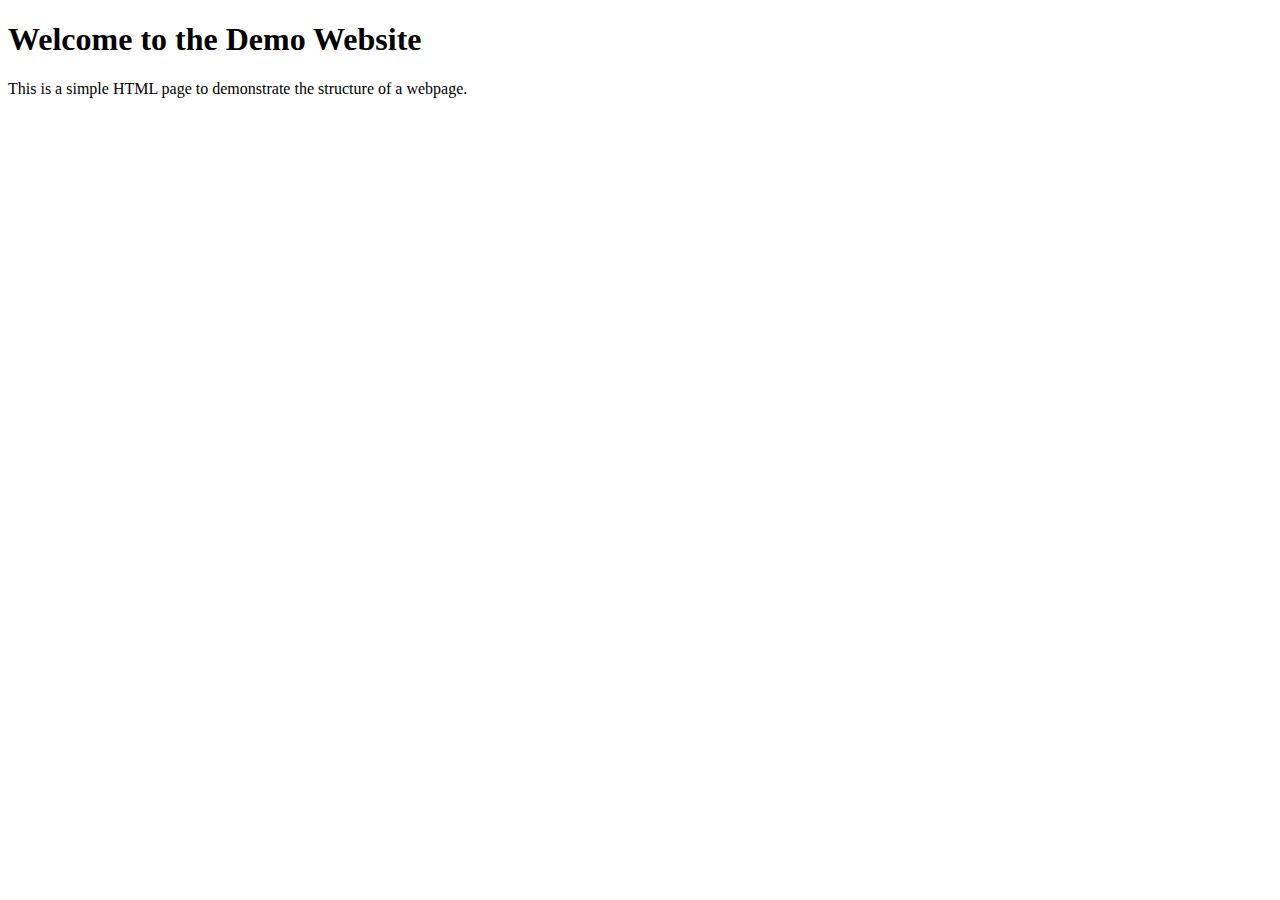
<file: ClassDemo/index.html>
<!DOCTYPE html>
<html lang="en">
<head>
    <meta charset="UTF-8">
    <meta name="viewport" content="width=device-width, initial-scale=1.0">
    <title>Demo Website</title>
</head>
<body>

    <h1>Welcome to the Demo Website</h1>
    <p>This is a simple HTML page to demonstrate the structure of a webpage.</p>

    
</body>
</html>
</file>
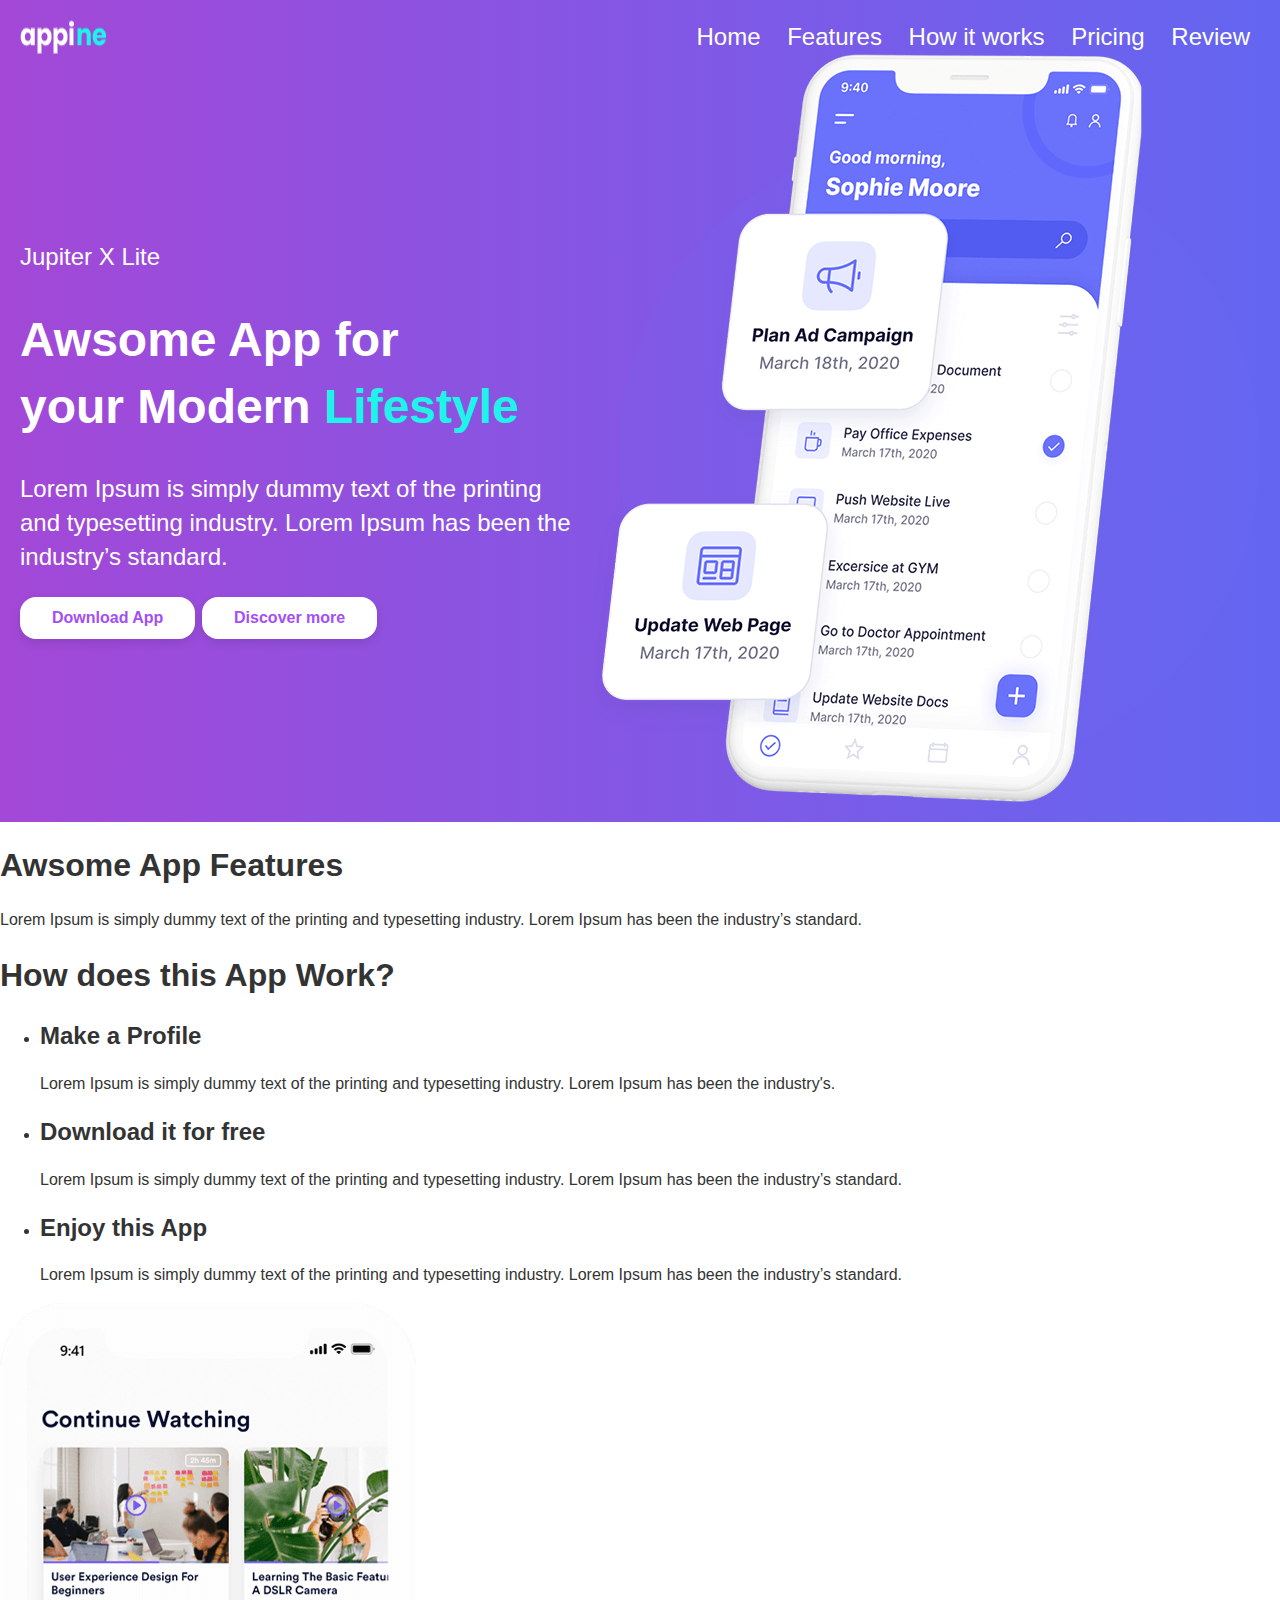
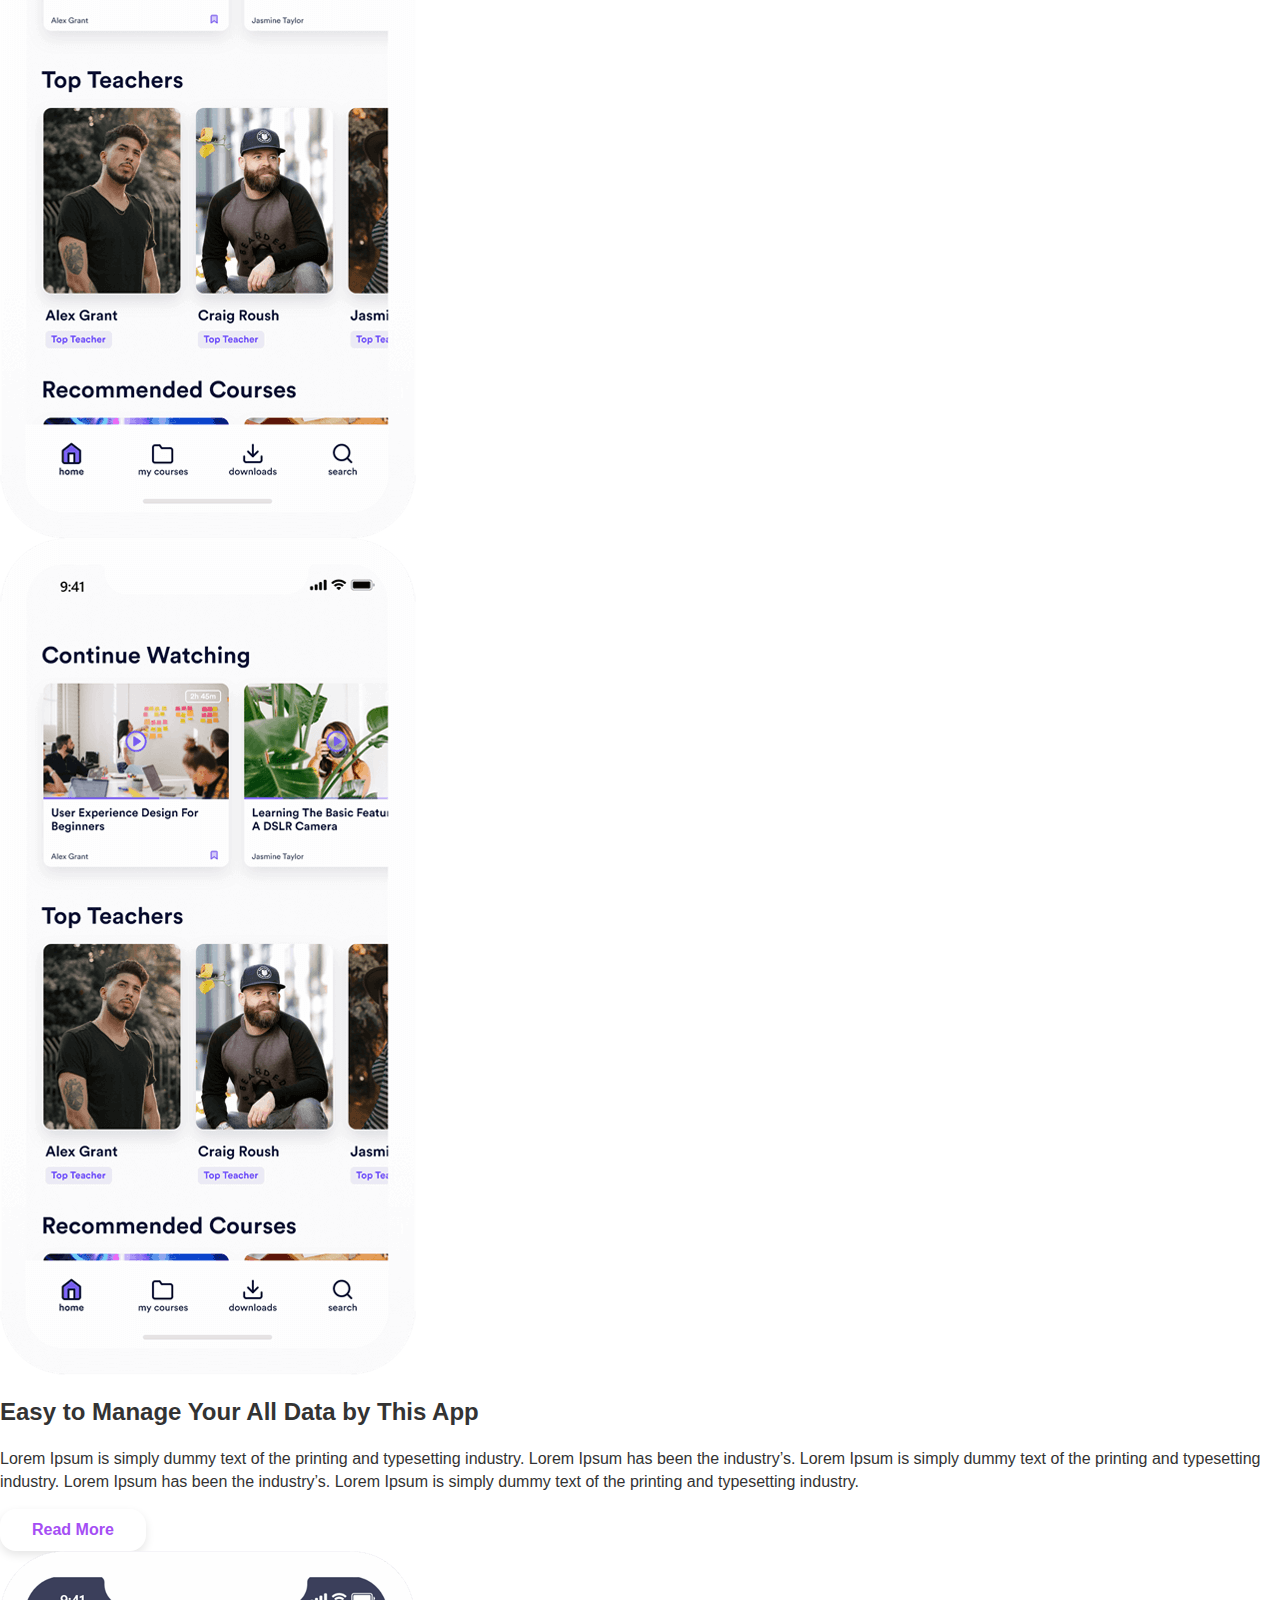
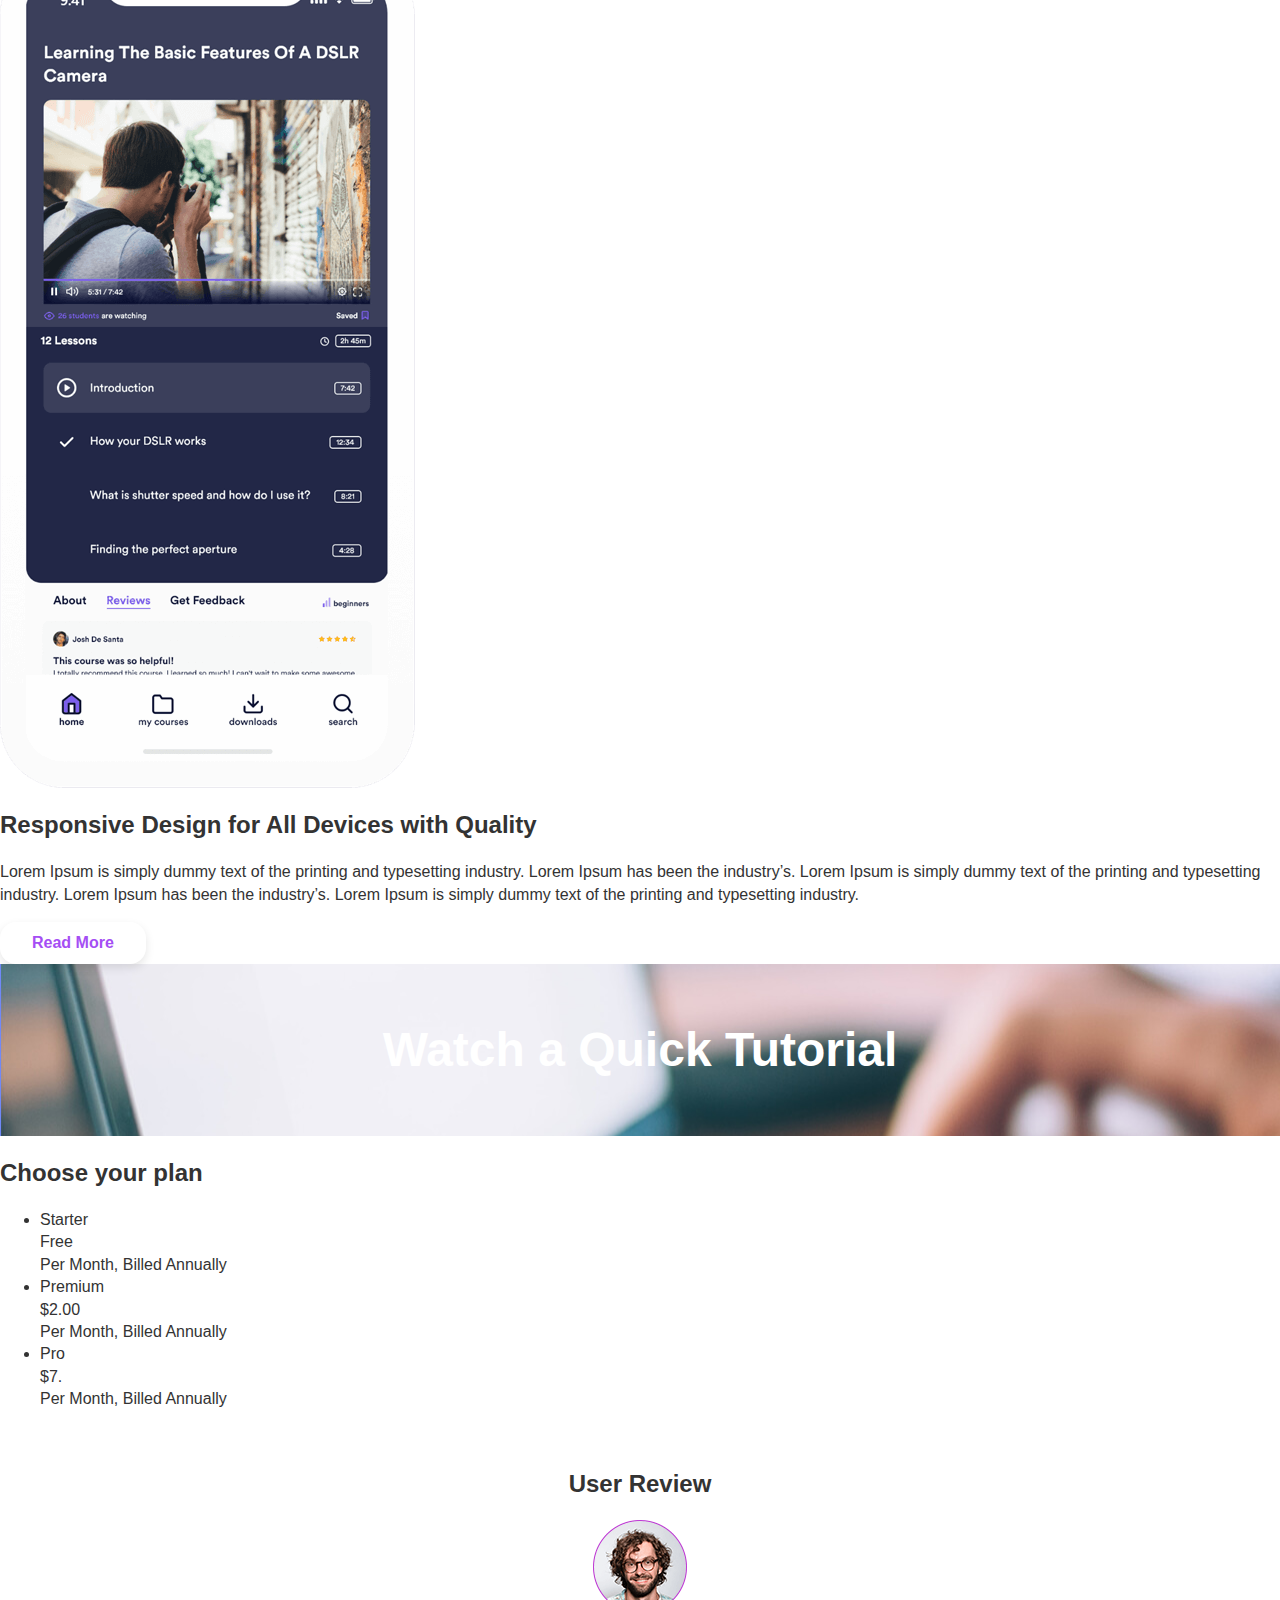
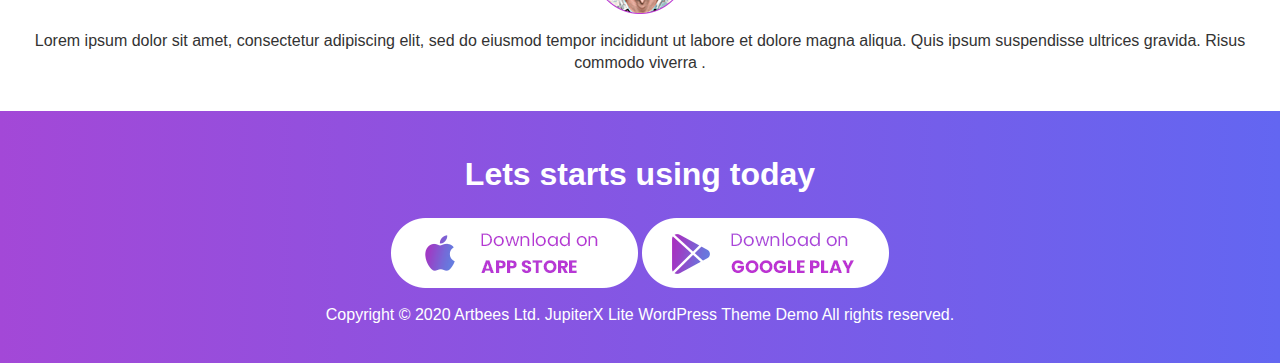
<file: Final-project-fix/index.html>
<!doctype html>
<html class="no-js" lang="">

<head>
  <meta charset="utf-8">
  <meta name="viewport" content="width=device-width, initial-scale=1">
  <title>Jupiter X Lite App</title>
  <link rel="stylesheet" href="css/style.css">
  <meta name="description" content="">

  <meta property="og:title" content="">
  <meta property="og:type" content="">
  <meta property="og:url" content="">
  <meta property="og:image" content="">
  <meta property="og:image:alt" content="">

  <link rel="icon" href="/favicon.ico" sizes="any">
  <link rel="icon" href="/icon.svg" type="image/svg+xml">
  <link rel="apple-touch-icon" href="icon.png">

  <link rel="manifest" href="site.webmanifest">
  <meta name="theme-color" content="#fafafa">
</head>

<body>
  <div class="container">
    <div class="Nav and hero">
      <header style="
      display: flex;
      justify-content: space-between;">
        <img src="img/Final Project Images/logo.png" alt="Logo">
      <nav> 
        <a href="#home">Home</a>
        <a href="#features">Features</a>
        <a href="#work">How it works</a>
        <a href="#Plan">Pricing</a>
        <a href="#User-review">Review</a>
      </nav>
    </header>


      <section class="hero" id="home" style="display: flex;">
        <div class="container2">
          <div class="hero-text">
        <p>Jupiter X Lite</p>
        <h1>Awsome App for <br>your Modern <span style="color:#1ef4ea">Lifestyle</span></h1>
        <p>Lorem Ipsum is simply dummy text of the printing and typesetting industry.
           Lorem Ipsum has been the industry’s standard.</p>
        <button>Download App</button>
        <button>Discover more</button>
        </div>
        <picture class="hero-img">
          <source media="(max-width: 600px)" srcset="img/Final Project Images/hero-img.png">
          <source media="(min-width: 601px)" srcset="img/Final Project Images/hero-img.png">
          <img src="img/Final Project Images/hero-img.png" alt="Hero Image">
        </picture>
      </section>
    </div>

    
    <div class="features" id="features">
      <h1>Awsome App Features</h1>
      <p>Lorem Ipsum is simply dummy text of the printing and typesetting industry. Lorem Ipsum has been the industry’s standard.</p>
      <div class="flex-container">
        <div>

        </div>
        <div>

        </div>
        <div>

        </div> 
      </div>
    </div>


    <div class="Work" id="work">
      <h1>How does this App Work?</h1>
      <div class="flex-container">
      <ul>
        <li>
          <h2>Make a Profile</h2>
          <p>Lorem Ipsum is simply dummy text of the printing and typesetting industry. Lorem Ipsum has been the industry's.
          </p>
        </li>
        <li>
          <h2>Download it for free</h2>
          <p>Lorem Ipsum is simply dummy text of the printing and typesetting industry. Lorem Ipsum has been the industry’s standard.</p>
        </li>
        <li>
          <h2>Enjoy this App</h2>
          <p>Lorem Ipsum is simply dummy text of the printing and typesetting industry. Lorem Ipsum has been the industry’s standard.</p>
        </li>
      </ul>
      <picture>
        <source media="(max-width: 600px)" srcset="img/Final Project Images/app-work-img-2-149x300.png">
        <source media="(min-width: 601px)" srcset="img/Final Project Images/app-work-img-2.png">
        <img src="img/Final Project Images/app-work-img-2.png" alt="Work Image">
      </picture>
      </div>
    </div>


    <div class="Manage">
      <div class="flex-container">
        <picture>
          <source media="(max-width: 600px)" srcset="img/Final Project Images/app-work-img-2-149x300.png">
          <source media="(min-width: 601px)" srcset="img/Final Project Images/app-work-img-2.png">
          <img src="img/Final Project Images/app-work-img-2.png" alt="Work Image">
        </picture>
      <h2>Easy to Manage Your All Data by This App</h2>
      <p>Lorem Ipsum is simply dummy text of the printing and typesetting industry. 
        Lorem Ipsum has been the industry’s. Lorem Ipsum is simply dummy text of the 
        printing and typesetting industry. Lorem Ipsum has been the industry’s.
         Lorem Ipsum is simply dummy text of the printing and typesetting industry.</p>
         <button class="Read">Read More</button>
         </div>
    </div>


    <div class="Responsive">
      <div class="flex-container">
      <picture>
        <source media="(max-width: 600px)" srcset="img/Final Project Images/responsive-design-img-2-149x300.png">
        <source media="(min-width: 601px)" srcset="img/Final Project Images/responsive-design-img-2">
        <img src="img/Final Project Images/responsive-design-img-2.png" alt="Work Image">
      </picture>
      <h2>Responsive Design for All Devices with Quality</h2>
      <p>Lorem Ipsum is simply dummy text of the printing and typesetting industry.
         Lorem Ipsum has been the industry’s. Lorem Ipsum is simply dummy text of the 
         printing and typesetting industry. Lorem Ipsum has been the industry’s.
         Lorem Ipsum is simply dummy text of the printing and typesetting industry.
      </p>
      <button class="Read">Read More</button>
    </div> 
    </div>
    <div class="Tutorial" 
    style="background-image: url('img/Final Project Images/watch-tutorial-img.jpg');">
      <h1>Watch a Quick Tutorial</h1>
    </div>


    <div class="Plan" id="Plan">
      <h2>Choose your plan</h2>
      <ul>
        <li>Starter
          <br>
          Free
          <br>
          Per Month, Billed Annually
        </li>
        <li>Premium
          <br>
          $2.00
          <br>
          Per Month, Billed Annually
        </li>
        <li>Pro
          <br>
          $7.
          <br>
          Per Month, Billed Annually
        </li>
      </ul>
    </div>


    <div class="User-review" id="User-review">
      <h2>User Review</h2>
      <picture>
        <source media="(max-width: 600px)" srcset="img/Final Project Images/review-img.png">
        <source media="(min-width: 601px)" srcset="img/Final Project Images/review-img.png">
        <img src="img/Final Project Images/review-img.png" alt="User Review Image">
      </picture>
      <p>Lorem ipsum dolor sit amet, consectetur adipiscing elit, 
        sed do eiusmod tempor incididunt ut labore et dolore magna aliqua.
         Quis ipsum suspendisse ultrices gravida. Risus commodo viverra .
      </p>
    </div>


    <div class="Footer">
      <h1>Lets starts using today</h1>
      <picture>
        <source media="(max-width: 600px)" srcset="img/Final Project Images/app-store-img-footer.png">
        <source media="(min-width: 601px)" srcset="img/Final Project Images/app-store-img-footer.png">
        <img src="img/Final Project Images/app-store-img-footer.png" alt="Footer Image">
      </picture>
      <picture>
        <source media="(max-width: 600px)" srcset="img/Final Project Images/google-play-img-footer.png">
        <source media="(min-width: 601px)" srcset="img/Final Project Images/google-play-img-footer.png">
        <img src="img/Final Project Images/google-play-img-footer.png" alt="Footer Image">
      </picture>
      <p>Copyright © 2020 Artbees Ltd. JupiterX Lite WordPress Theme Demo All rights reserved.      </p>
    </div>
 
  </div>

  <button onclick="scrollToTop()" id="backToTopBtn" title="Go to top">^</button>


  <script src="js/app.js"></script>

</body>

</html>
</file>
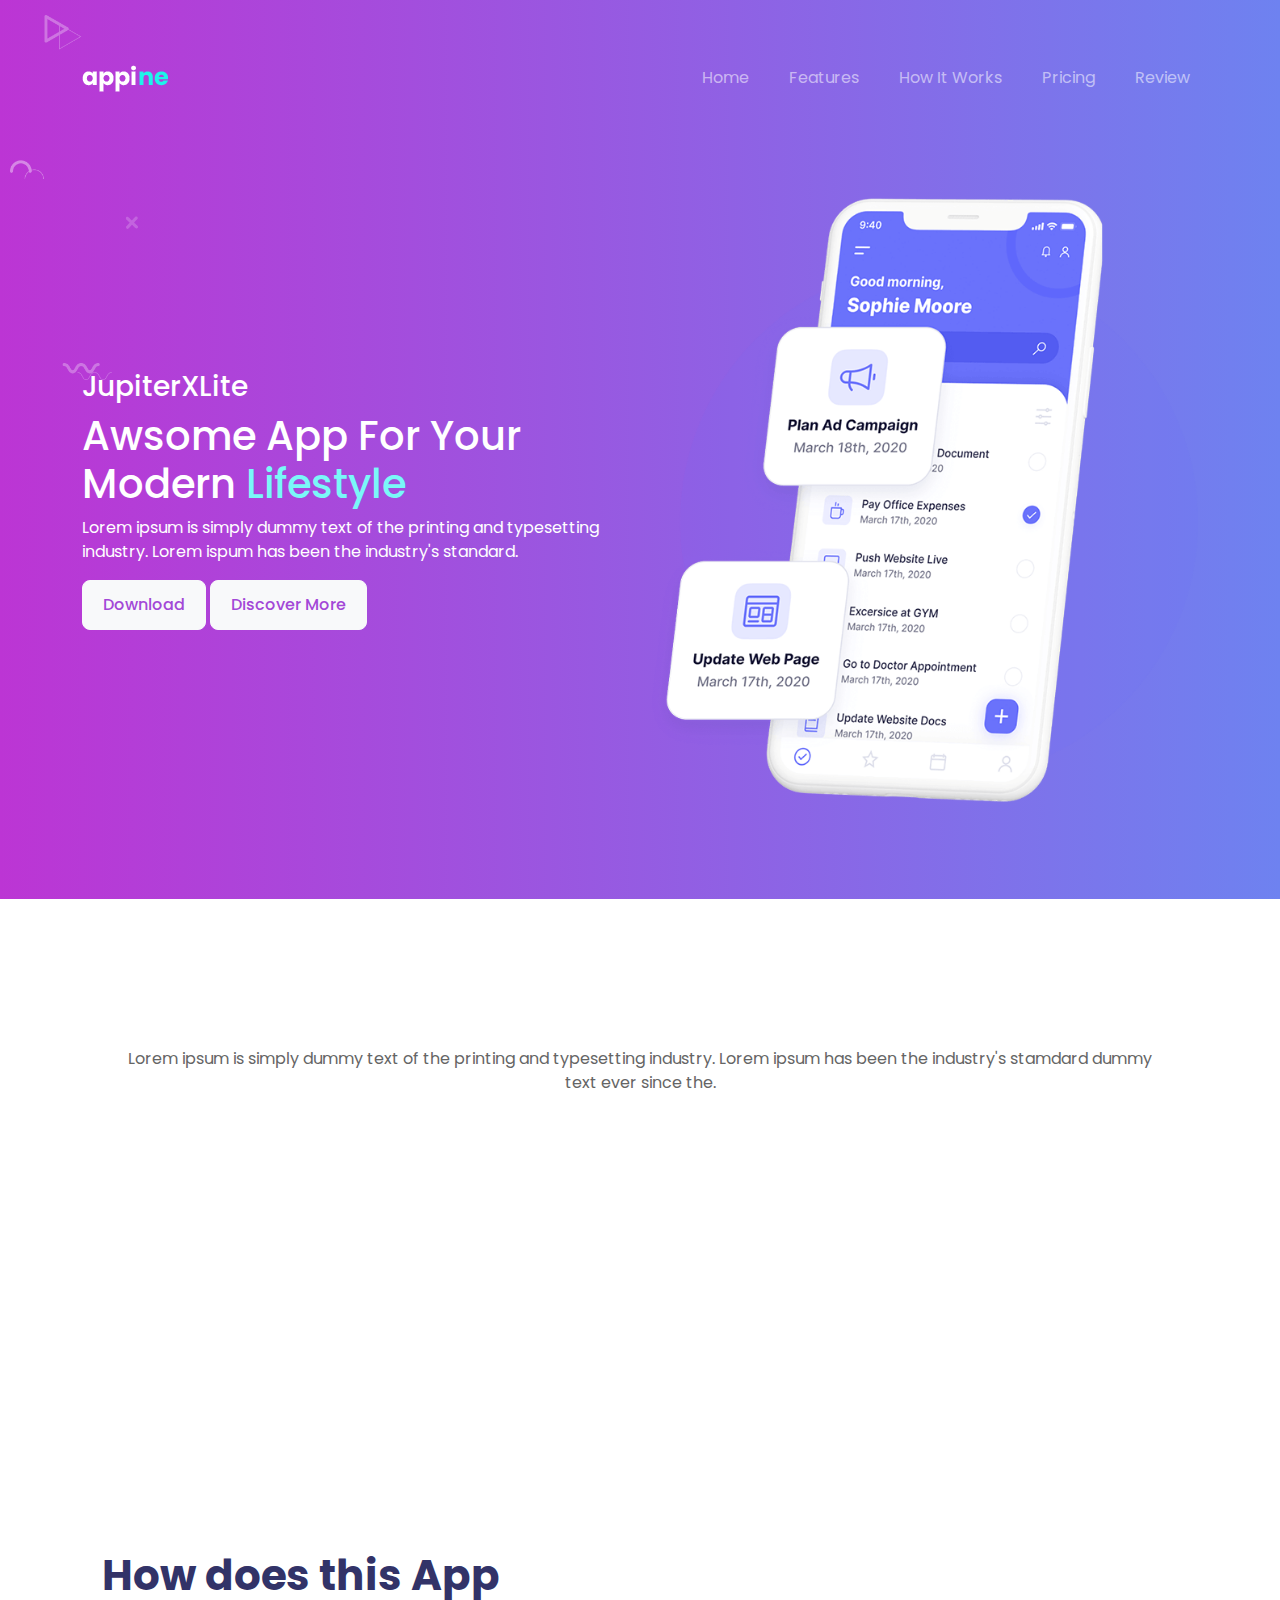
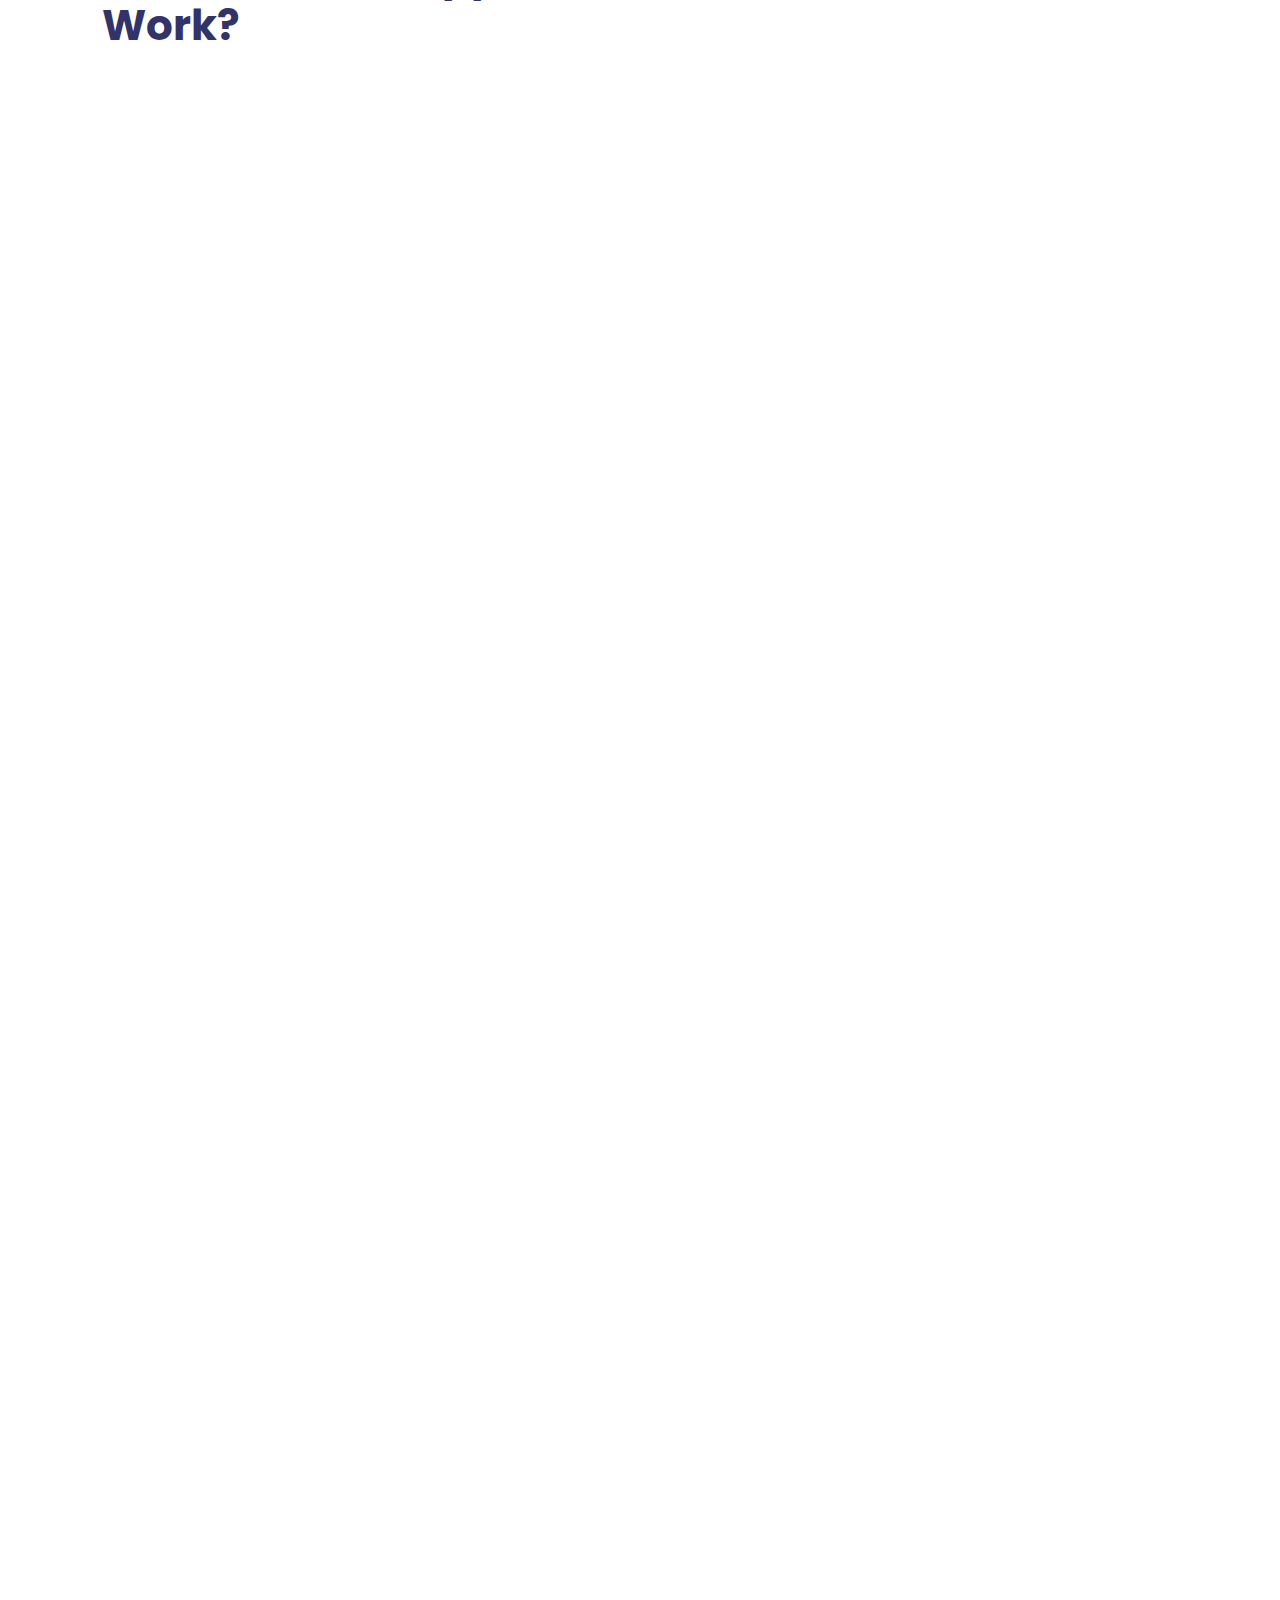
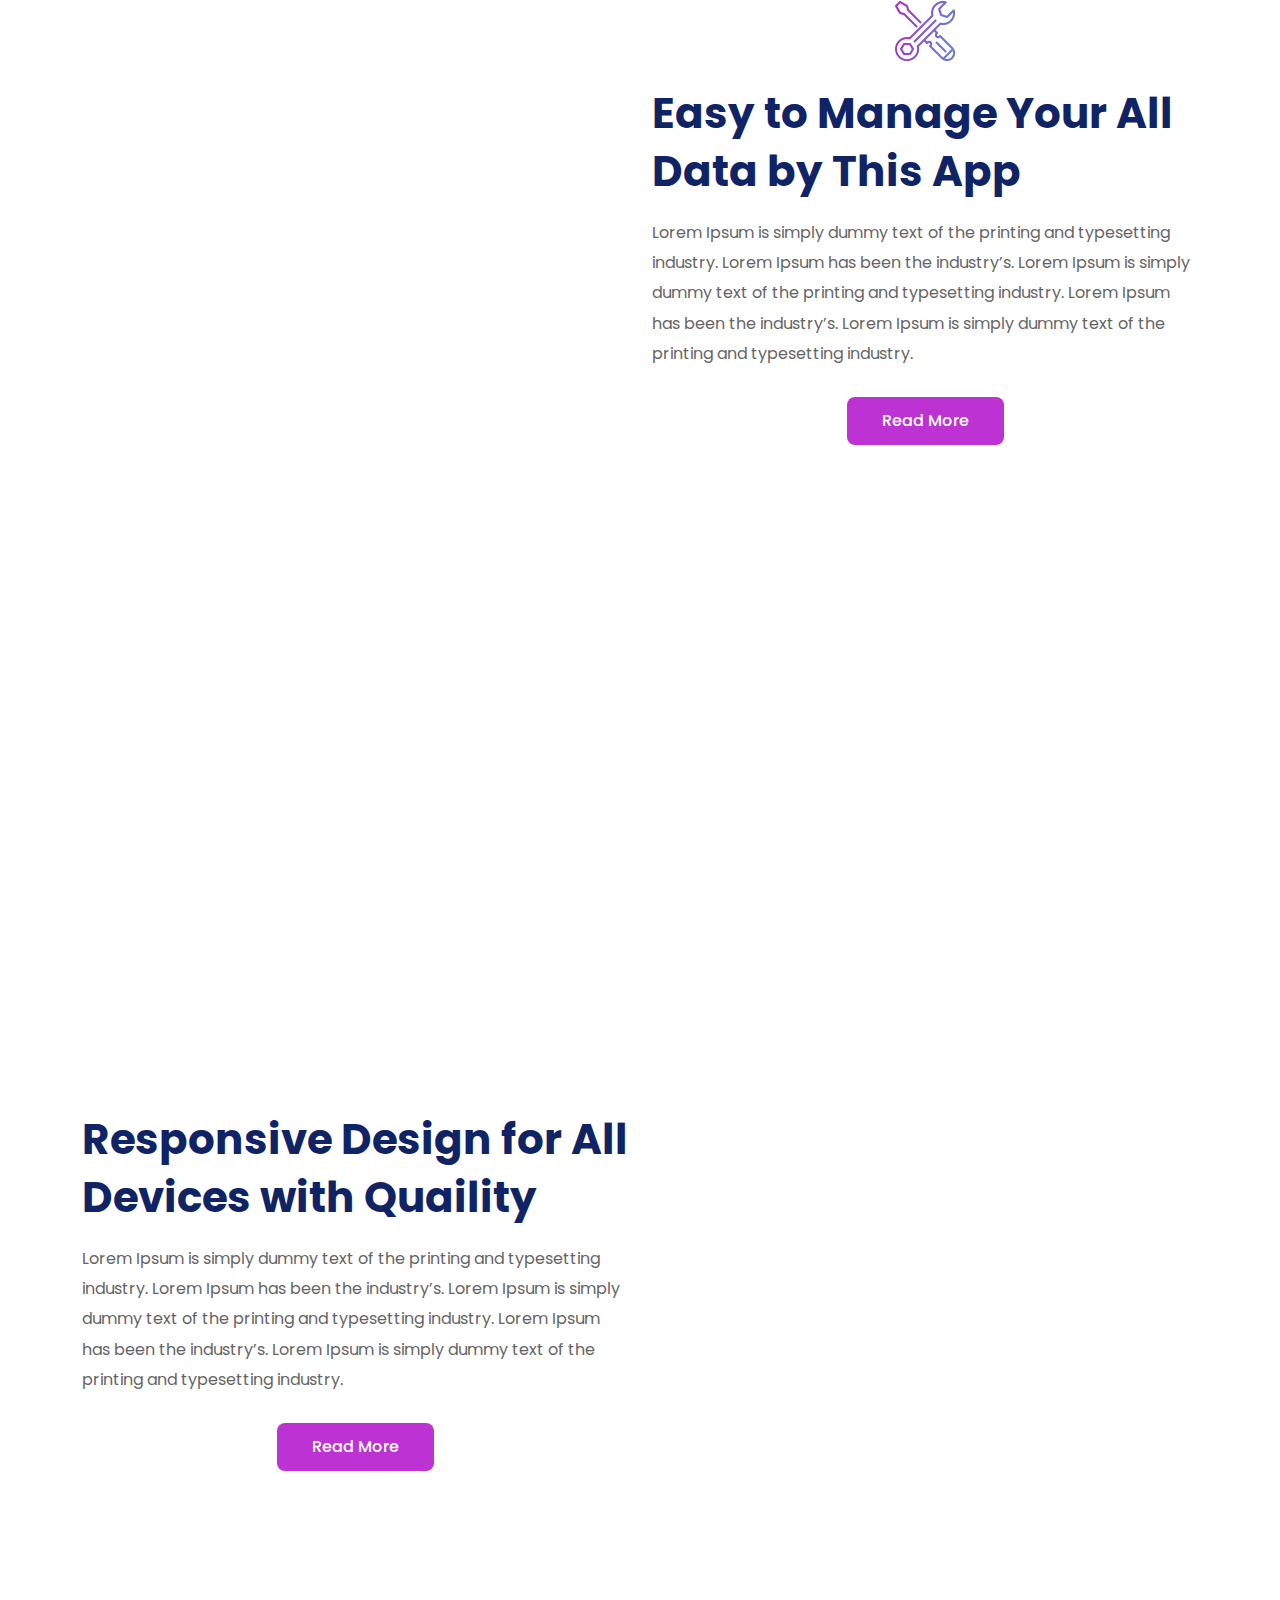
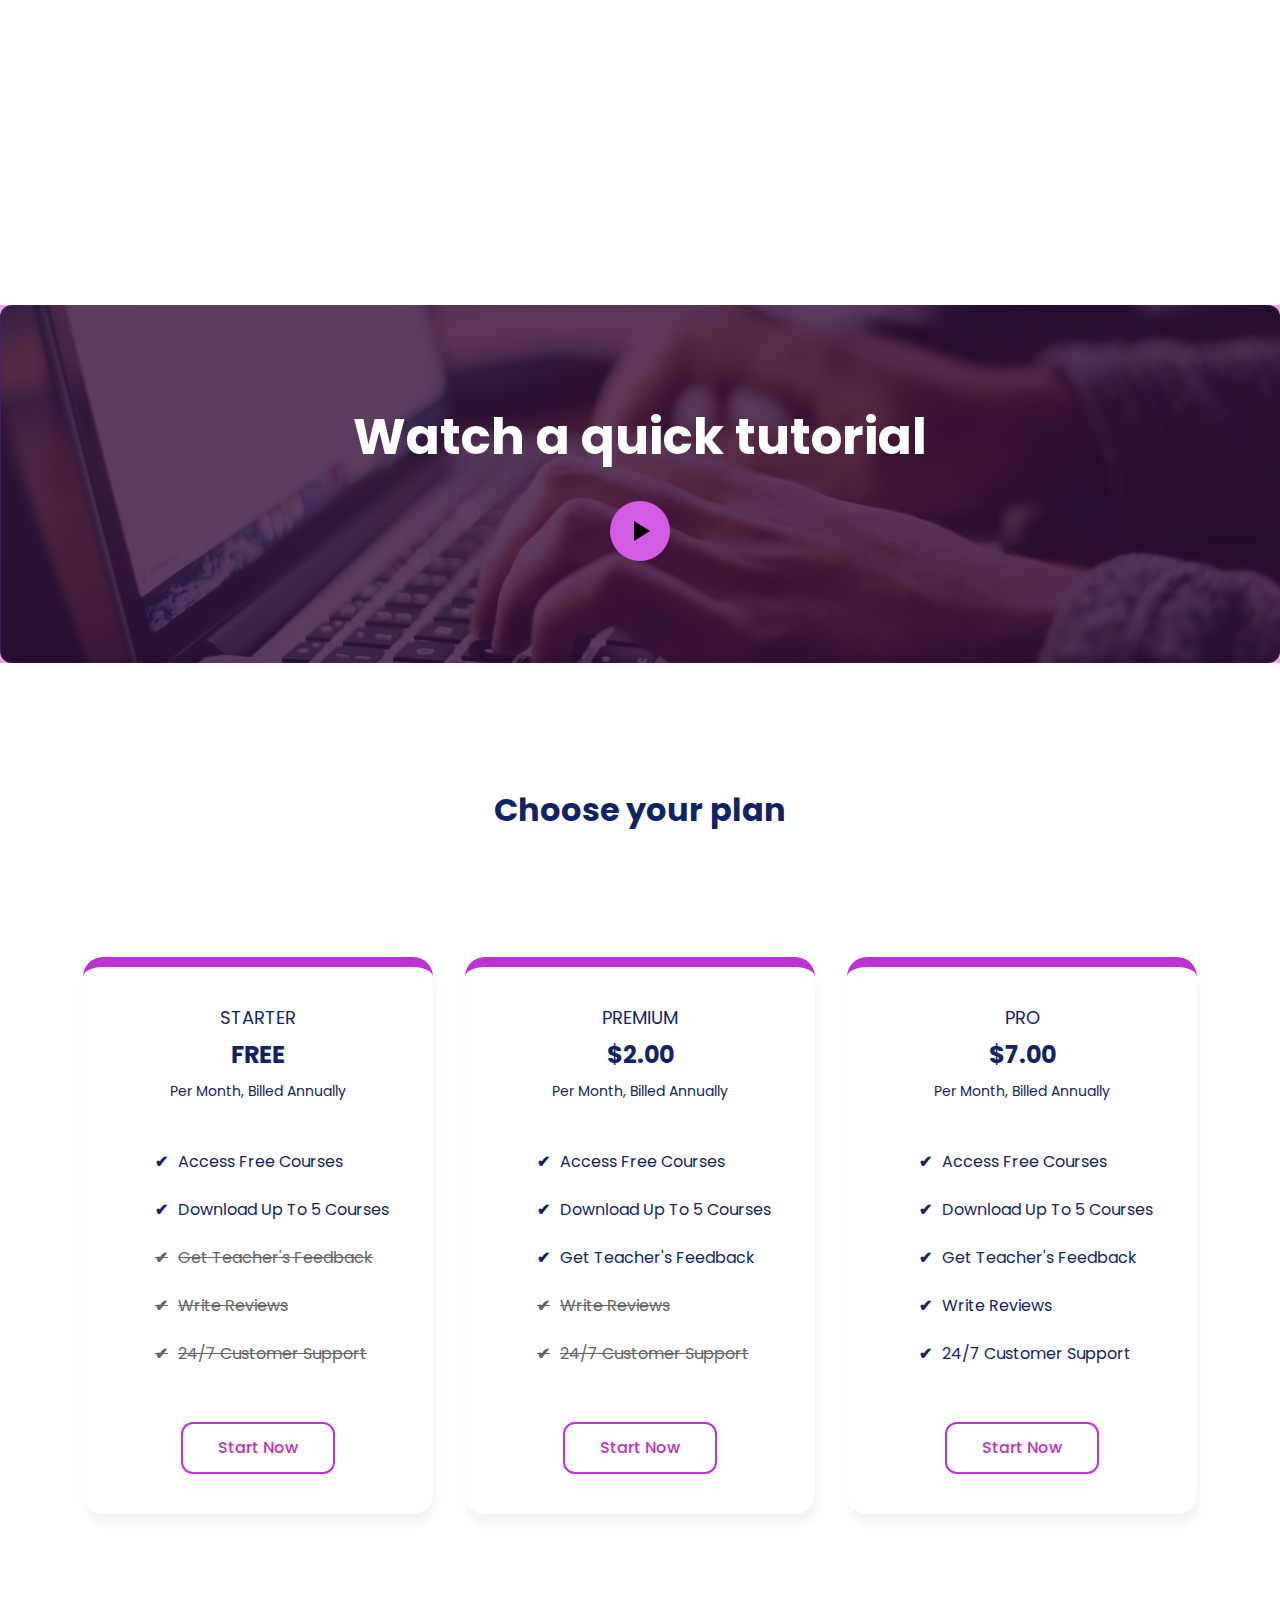
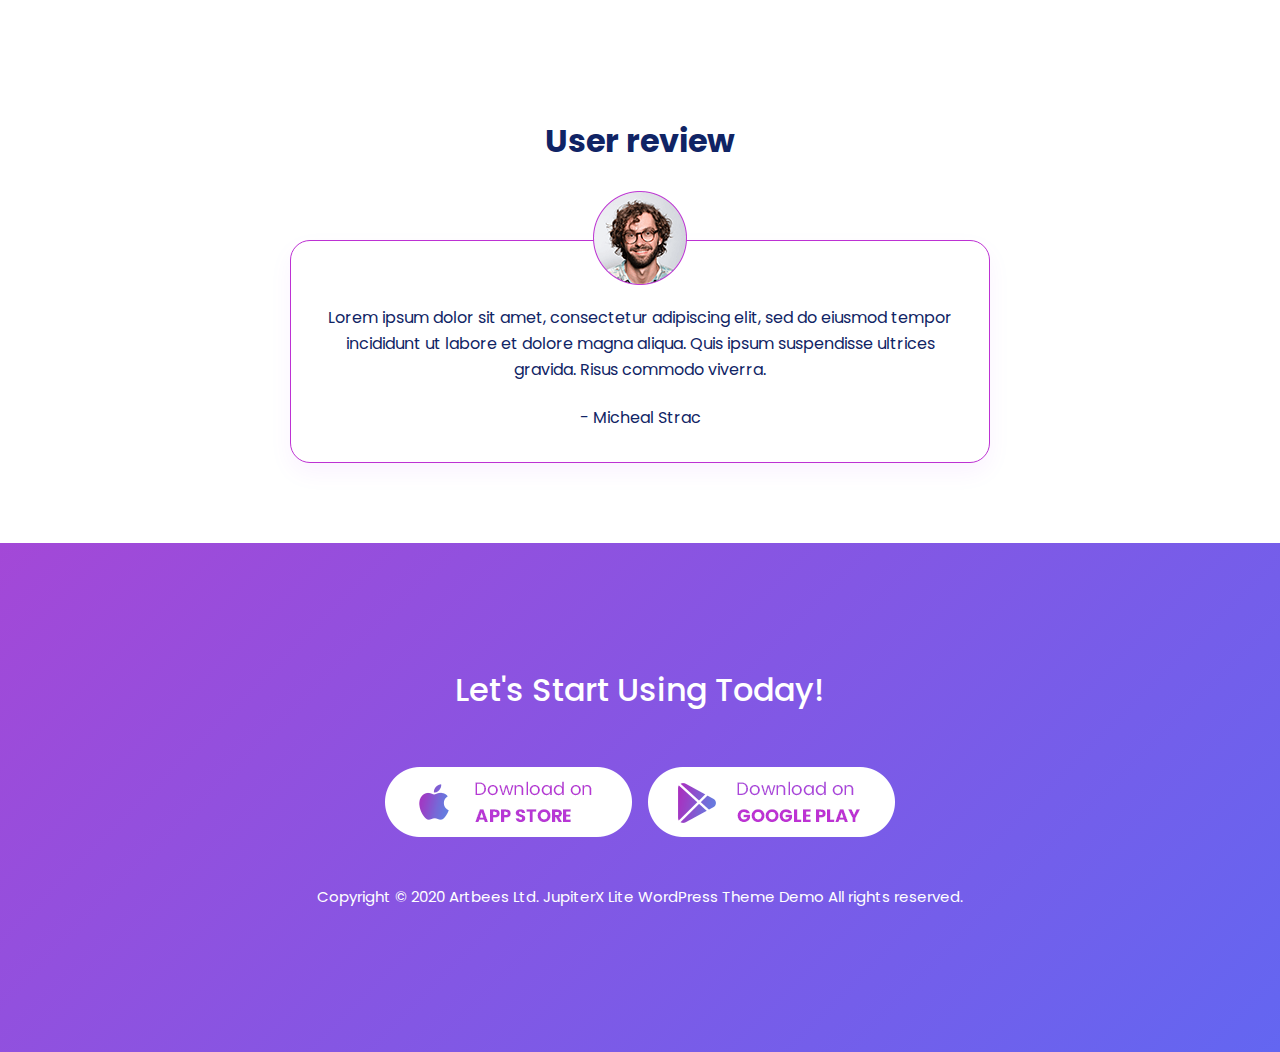
<file: Final-Remake/index.html>
<!doctype html>
<html lang="en">
  <head>
    <meta charset="utf-8">
    <meta name="viewport" content="width=device-width, initial-scale=1">
    <title>Jupiter X Final Project</title>
    <link rel="stylesheet" href="https://cdn.jsdelivr.net/npm/bootstrap@5.3.0/dist/css/bootstrap.min.css">
    <link href="https://cdn.jsdelivr.net/npm/bootstrap@5.3.3/dist/css/bootstrap.min.css" rel="stylesheet" integrity="sha384-QWTKZyjpPEjISv5WaRU9OFeRpok6YctnYmDr5pNlyT2bRjXh0JMhjY6hW+ALEwIH" crossorigin="anonymous">
    <link rel="stylesheet" href="CSS/style.css">
    <link rel="preconnect" href="https://fonts.googleapis.com">
<link rel="preconnect" href="https://fonts.gstatic.com" crossorigin>
<link href="https://fonts.googleapis.com/css2?family=Poppins:ital,wght@0,100;0,200;0,300;0,400;0,500;0,600;0,700;0,800;0,900;1,100;1,200;1,300;1,400;1,500;1,600;1,700;1,800;1,900&family=VT323&display=swap" rel="stylesheet">
<link href="https://unpkg.com/aos@2.3.1/dist/aos.css" rel="stylesheet">
</head>
  <body>
    <!-- Hero area-->
     <div class="hero" id="hero">
          <!-- navbar -->
          <nav class="navbar navbar-expand-lg navbar-dark bg-transparent">
            <div class="container navbar-container">
                <img src="img/Final Project Images/logo.png" alt="Logo">
                <button class="navbar-toggler" type="button" data-bs-toggle="collapse" data-bs-target="#navmenu">
                    <span class="navbar-toggler-icon"></span>
                </button> 
                <div class="collapse navbar-collapse" id="navmenu">
                    <ul class="navbar-nav ms-auto gap-4">
                      <li class="nav-item">
                        <a class="nav-link" href="#hero">Home</a>
                      </li>
                      <li class="nav-item">
                        <a class="nav-link" href="#featured-3">Features</a>
                      </li>
                      <li class="nav-item">
                        <a class="nav-link" href="#how-it-works">How It Works</a>
                      </li>
                      <li class="nav-item">
                        <a class="nav-link" href="#pricing">Pricing</a>
                      </li>
                      <li class="nav-item">
                        <a class="nav-link" href="#review">Review</a>
                      </li>
                    </ul>    
                  </div>
            </div>
        </nav>
    
           <!-- Header/hero -->
            <header class="container-fluid text-white py-5 d-felx align-items-center justify-content-between">
              <div class="container">
                <picture>
                  <source media="(max-width: 768px)" srcset="img/Final Project Images/hero-bg-105x300.png">
                  <source media="(min-width: 769px)" srcset="img/Final Project Images/hero-bg.png">
                  <img src="img/Final Project Images/hero-bg.png" alt="hero background" class="hero-bg" class="img-fluid">
                </picture>
                <div class="header-content justify-content-between gap-2">
                  <div class="header-text col-md-6 text-md-start">
                    <h3 id="price-bounce">Jupiter X Lite</h3>
                    <h1>Awsome App For Your Modern <span class="blue">Lifestyle</span></h1>
                    <p>Lorem ipsum is simply dummy text of the printing and typesetting industry. Lorem ispum has been the industry's standard.</p>
                    <div class="header-btns">
                      <button class="btn btn-light btn-lg rounded-15">Download</button>
                      <button class="btn btn-light btn-lg rounded-15">Discover More</button>
                    </div>
                  </div>
                  <div data-aos="flip-up" class="col-md pt-4 pb-4 rounded d-flex flex-column p-0 justify-content-between">
                    <picture>
                      <source media="(min-width: 769px)" srcset="img/Final Project Images/hero-img.png">
                      <source media="(min-width: 768px)" srcset="img/Final Project Images/hero-img-small.png">
                      <img src="img/Final Project Images/hero-img.png" alt="phone" class="img-fluid">
                    </picture>
                </div>
              </div>
            </header>
          </div>
    <!-- Features --> 
     <section class="features-section container px-4 py-5" id="featured-3">
      <h2 data-aos="zoom-in">Awesome App Features</h2>
      <p class="feature-desctription" id="feature-desctription">Lorem ipsum is simply dummy text of the printing and typesetting industry. Lorem ipsum has been the industry's stamdard dummy text ever since the.</p>
      <div class="features-container row py-5">
        <div data-aos="fade-right" class="feature col">
          <div class="feature-icon d-inline-felx align-items-center justify-content-center">
            <img src="img/Final Project Images/features-icon-1.png" alt="feature icon 1">
          </div>
          <h3>Design & branding</h3>
          <p>Lorem ipsum is simply dummy text of the printing and typesetting industry. Lorem ipsum has been</p>
        </div>
        <div data-aos="fade-up" class="feature col">
          <div class="feature-icon d-inline-felx align-items-center justify-content-center">
            <img src="img/Final Project Images/features-icon-2.png" alt="feature icon 2">
          </div>
          <h3>Fully Secured</h3>
          <p>Lorem ipsum is simply dummy text of the printing and typesetting industry. Lorem ipsum has been</p>
      </div>
        <div data-aos="fade-left" class="feature col">
          <div class="feature-icon d-inline-felx align-items-center justify-content-center">
            <img src="img/Final Project Images/features-icon-3.png" alt="feature icon 3">
          </div>
          <h3>Easy to Edit</h3>
          <p>Lorem ipsum is simply dummy text of the printing and typesetting industry. Lorem ipsum has been</p>
        </div>
      </div>
     </section>
    <!-- how it works -->
    <section class="container app-section" id="how-it-works">
      <div class="row">
        <div class="steps col-lg-6">
          <h2 class="">How does this App Work?</h2>
    
          <div data-aos="zoom-in-right" class="container step">
            <div class="icon"><img src="img/Final Project Images/Computer.jpg" alt="Make a Profile"></div>
            <div class="text">
              <h3>Make a Profile</h3>
              <p>Lorem Ipsum is simply dummy text of the printing and typesetting industry. Lorem Ipsum has been the industry's.</p>
            </div>
          </div>
    
          <div data-aos="zoom-in-right" class="step">
            <div class="icon"><img src="img/Final Project Images/DownloadCloud.jpg" alt="Download it for free"></div>
            <div class="text">
              <h3>Download it for free</h3>
              <p>Lorem Ipsum is simply dummy text of the printing and typesetting industry. Lorem Ipsum has been the industry's.</p>
            </div>
          </div>
    
          <div data-aos="zoom-in-right" class="step">
            <div class="icon"><img src="img/Final Project Images/Cloud.jpg" alt="Enjoy this App"></div>
            <div class="text">
              <h3>Enjoy this App</h3>
              <p>Lorem Ipsum is simply dummy text of the printing and typesetting industry. Lorem Ipsum has been the industry's.</p>
            </div>
          </div>
    
          <div data-aos="zoom-out-up" class="store-buttons">
              <button><img src="img/Final Project Images/app-store-img.png" alt="Download on the App Store" class="img-fluid"></button>
              <button><img src="img/Final Project Images/google-play-img.png" alt="Get it on Google Play" class="img-fluid"></button>
          </div>
        </div>
        <div class="app-preview col-lg-6 " data-aos="fade-right">
          <picture>
            <source srcset="img/Final Project Images/app-work-img-2.png" media="(min-width: 600px)">
            <source srcset="img/Final Project Images/app-work-img-2-149x300.png" media="(min-width: 300px)">
            <img src="img/Final Project Images/app-work-img-2.png" alt="App Screenshot" class="app-image" 
            loading="lazy" decoding="async"class="img-fluid">
        </picture>
        </div>
      </div>
    </section>

    <!-- Manage data  -->
    <section class="container highlight-section">
    <div class="row py-3">
      <div data-aos="flip-left" class="col-sm-6 d-flex flex-direction-column justify-content-center align-items-center">
          <picture>
            <source media="(max-width: 768px)" srcset="img/Final Project Images/app-work-img-2-149x300.png">
            <source media="(min-width: 769px)" srcset="img/Final Project Images/app-work-img-2.png">
            <img src="img/Final Project Images/app-work-img-2.png" alt="App Screenshot" class="px-5" 
            loading="lazy" decoding="async" class="img-fluid">
          </picture>
        </div>
      <div class="highlight-section-description col-sm-6 d-flex flex-column justify-content-center">
        <div class="icon pb-4"><img src="img/Final Project Images/easy-to-manage-icon.png" alt="Icon"></div>
        <h2 class="">Easy to Manage Your All Data by This App</h2>
        <p>Lorem Ipsum is simply dummy text of the printing and typesetting industry. Lorem Ipsum has been the industry’s. Lorem Ipsum is simply dummy text of the printing and typesetting industry. Lorem Ipsum has been the industry’s. Lorem Ipsum is simply dummy text of the printing and typesetting industry.</p>
        <div class="highlight-buttons">
            <button class="btn btn-light btn-lg rounded-15">Read More</button>
        </div> 
      </div>
    </div>
  </section>
    <!-- Responsive -->
     <section class="container highlight-section">
      <div class="row py-3">

        <div class="highlight-section-description col-sm-6 d-flex flex-column justify-content-center order-2 order-sm-1">
          <h2 class="">Responsive Design for All Devices with Quaility</h2>
          <p>Lorem Ipsum is simply dummy text of the printing and typesetting industry. Lorem Ipsum has been the industry’s. Lorem Ipsum is simply dummy text of the printing and typesetting industry. Lorem Ipsum has been the industry’s. Lorem Ipsum is simply dummy text of the printing and typesetting industry.</p>
          <div class="highlight-buttons">
            <button class="btn btn-light btn-lg rounded-15">Read More</button>
        </div>
        </div>

        <div data-aos="flip-right" class="col-sm-6 d-flex flex-direction-column justify-content-center order-1 order-sm-2">
          <picture>
            <source media="(max-width: 768px)" srcset="img/Final Project Images/app-work-img-2-149x300.png">
            <source media="(min-width: 769px)" srcset="img/Final Project Images/app-work-img-2.png">
            <img src="img/Final Project Images/app-work-img-2.png" alt="App Screenshot" class="px-5" 
            loading="lazy" decoding="async" class="img-fluid">
          </picture>
          </div>
          </div>
      </div>
     </section>

    <!-- video tutorial -->
    
<div class="image-container">
  <img src="img/Final Project Images/watch-tutorial-img.jpg" alt="Tutorial Thumbnail">
  <div class="purple-tint"></div>
  <div class="overlay">
    <h2>Watch a quick tutorial</h2>
    <br>
    <div class="play-button"></div>
  </div>
</div>
    <!-- pricing -->
    <section class="pricing-section" id="pricing">
      <h2 class="pricing-title">Choose your plan</h2>
      <div class="pricing-cards">
        <!-- Starter section -->
        <div class="pricing-card">
          <h3 class="plan-name">Starter</h3>
          <p class="plan-price">
            <span>F</span><span>R</span><span>E</span><span>E</span>
          </p>
          <p class="billing-cycle">Per Month, Billed Annually</p>
          <ul class="features">
            <li class="enabled">Access Free Courses</li>
            <li class="enabled">Download Up To 5 Courses</li>
            <li class="disabled">Get Teacher's Feedback</li>
            <li class="disabled">Write Reviews</li>
            <li class="disabled">24/7 Customer Support</li>
          </ul>
          <a href="#" class="start-button">Start Now</a>
        </div>
        <!-- Premium  section-->
        <div class="pricing-card">
          <h3 class="plan-name">Premium</h3>
          <p class="plan-price">
            <span>$</span><span>2</span><span>.</span><span>0</span><span>0</span>
          </p>
          <p class="billing-cycle">Per Month, Billed Annually</p>
          <ul class="features">
            <li class="enabled">Access Free Courses</li>
            <li class="enabled">Download Up To 5 Courses</li>
            <li class="enabled">Get Teacher's Feedback</li>
            <li class="disabled">Write Reviews</li>
            <li class="disabled">24/7 Customer Support</li>
          </ul>
          <a href="#" class="start-button">Start Now</a>
        </div>
        <!-- Pro  section-->
        <div class="pricing-card">
          <h3 class="plan-name">Pro</h3>
          <p class="plan-price">
            <span>$</span><span>7</span><span>.</span><span>0</span><span>0</span>

          </p>
          <p class="billing-cycle">Per Month, Billed Annually</p>
          <ul class="features">
            <li class="enabled">Access Free Courses</li>
            <li class="enabled">Download Up To 5 Courses</li>
            <li class="enabled">Get Teacher's Feedback</li>
            <li class="enabled">Write Reviews</li>
            <li class="enabled">24/7 Customer Support</li>
          </ul>
          <a href="#" class="start-button">Start Now</a>
        </div>
      </div>
    </section>
    <!-- review -->
     <section class="review-section" id="review">
      <h2 class="review-title">User review</h2>
      <br><br>
      <div class="review-box">
        <div class="review-image">
          <img src="img/Final Project Images/review-img.png" alt="User Review Image">
        </div>
        <p class="review-text">
          Lorem ipsum dolor sit amet, consectetur adipiscing elit, sed do eiusmod tempor
           incididunt ut labore et dolore magna aliqua. Quis ipsum suspendisse ultrices 
           gravida. Risus commodo viverra.
        </p>
        <p class="review-name">- Micheal Strac</p>
      </div>
     </section>
    <!-- footer -->
<footer class="download-section">
  <h2 class="footer-title">Let's Start Using Today!</h2>
<br><br>
  <div class="store-button-footer">
    <button class="store-button-footer">
      <img src="img/Final Project Images/app-store-img-footer.png" alt="app store">
    </button>

    <button class="store-button-footer">
      <img src="img/Final Project Images/google-play-img-footer.png" alt="google play">
    </button>
  </div>
<br><br>
  <p class="copyright">
    Copyright © 2020 Artbees Ltd. JupiterX Lite WordPress Theme Demo
    All rights reserved.
  </p>
</footer>
          
<!-- go to top button -->
    <button id="scrollToTopBtn" class="scroll-to-top">↑</button>
<!-- End -->
    <script src="https://cdn.jsdelivr.net/npm/bootstrap@5.3.3/dist/js/bootstrap.bundle.min.js" integrity="sha384-YvpcrYf0tY3lHB60NNkmXc5s9fDVZLESaAA55NDzOxhy9GkcIdslK1eN7N6jIeHz" crossorigin="anonymous"></script>
    <script src="Js/Script.js"></script>
    <script src="https://unpkg.com/aos@2.3.1/dist/aos.js"></script>
    <script>
      AOS.init();
    </script>
  </body>
</html>
</file>
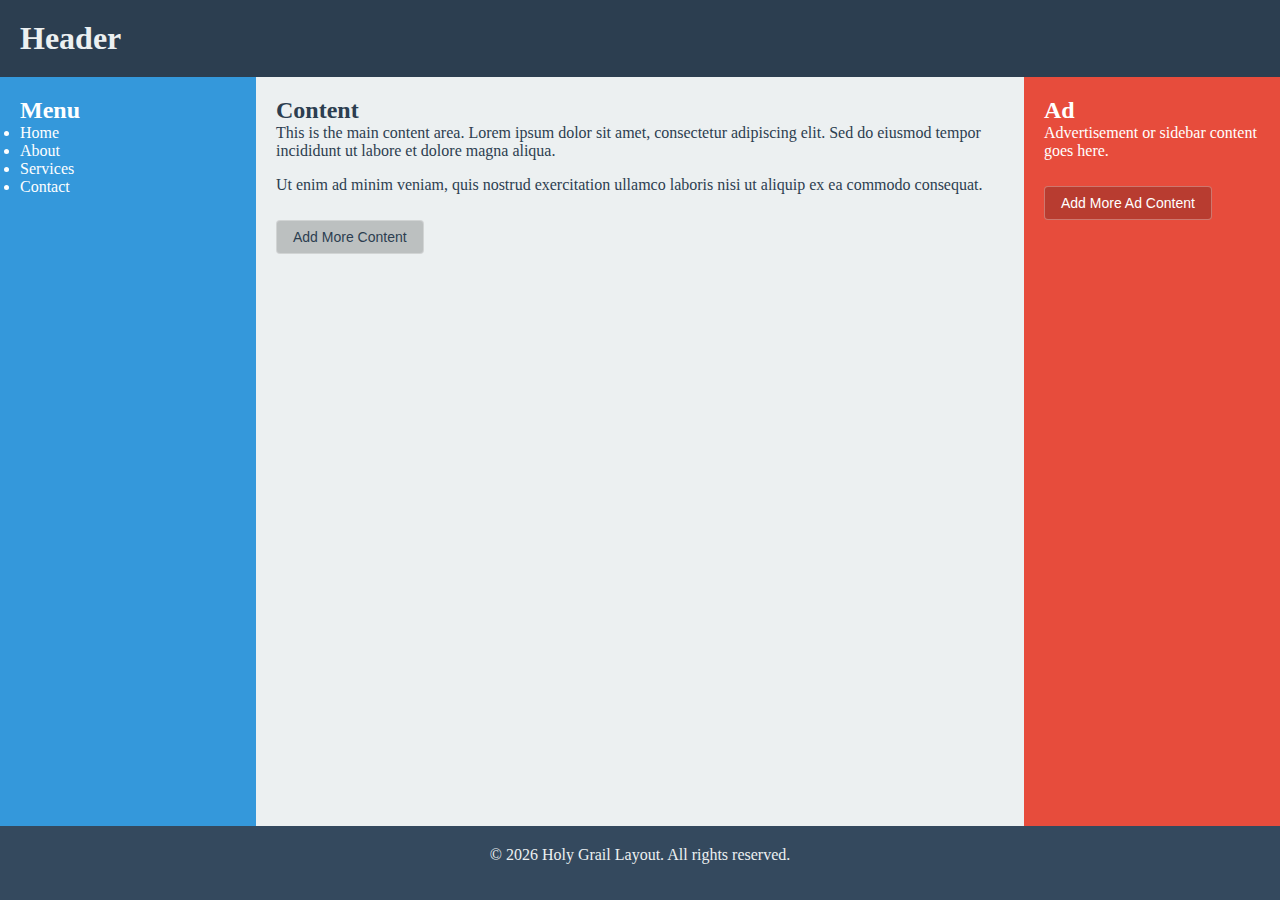
<file: week-09/holy-grail-with-grid-main/index.html>
<!DOCTYPE html>
<html lang="en">
<head>
    <meta charset="UTF-8">
    <meta name="viewport" content="width=device-width, initial-scale=1.0">
    <title>The Holy Grail Layout with CSS Grid</title>
    <link rel="stylesheet" href="css/style.css">
</head>
<body>
    <header>
        <h1>Header</h1>
    </header>
    
    <main>
        <h2>Content</h2>
        <div id="content-text">
            <p>This is the main content area. Lorem ipsum dolor sit amet, consectetur adipiscing elit. Sed do eiusmod tempor incididunt ut labore et dolore magna aliqua.</p>
            <p>Ut enim ad minim veniam, quis nostrud exercitation ullamco laboris nisi ut aliquip ex ea commodo consequat.</p>
        </div>
        <button onclick="addText('content-text')">Add More Content</button>
    </main>
    
    <aside>
        <h2>Ad</h2>
        <div id="ad-text">
            <p>Advertisement or sidebar content goes here.</p>
        </div>
        <button onclick="addText('ad-text')">Add More Ad Content</button>
    </aside>
    
    <nav>
        <h2>Menu</h2>
        <ul>
            <li><a href="#">Home</a></li>
            <li><a href="#">About</a></li>
            <li><a href="#">Services</a></li>
            <li><a href="#">Contact</a></li>
        </ul>
    </nav>
    
    <footer>
        <p>&copy; 2026 Holy Grail Layout. All rights reserved.</p>
    </footer>
    
    <script>
        function addText(elementId) {
            const container = document.getElementById(elementId);
            const loremTexts = [
                "Lorem ipsum dolor sit amet, consectetur adipiscing elit. Sed do eiusmod tempor incididunt ut labore et dolore magna aliqua.",
                "Ut enim ad minim veniam, quis nostrud exercitation ullamco laboris nisi ut aliquip ex ea commodo consequat.",
                "Duis aute irure dolor in reprehenderit in voluptate velit esse cillum dolore eu fugiat nulla pariatur.",
                "Excepteur sint occaecat cupidatat non proident, sunt in culpa qui officia deserunt mollit anim id est laborum.",
                "Sed ut perspiciatis unde omnis iste natus error sit voluptatem accusantium doloremque laudantium.",
                "Nemo enim ipsam voluptatem quia voluptas sit aspernatur aut odit aut fugit, sed quia consequuntur magni dolores."
            ];
            
            const randomText = loremTexts[Math.floor(Math.random() * loremTexts.length)];
            const newParagraph = document.createElement('p');
            newParagraph.textContent = randomText;
            container.appendChild(newParagraph);
        }
    </script>
</body>
</html>
</file>
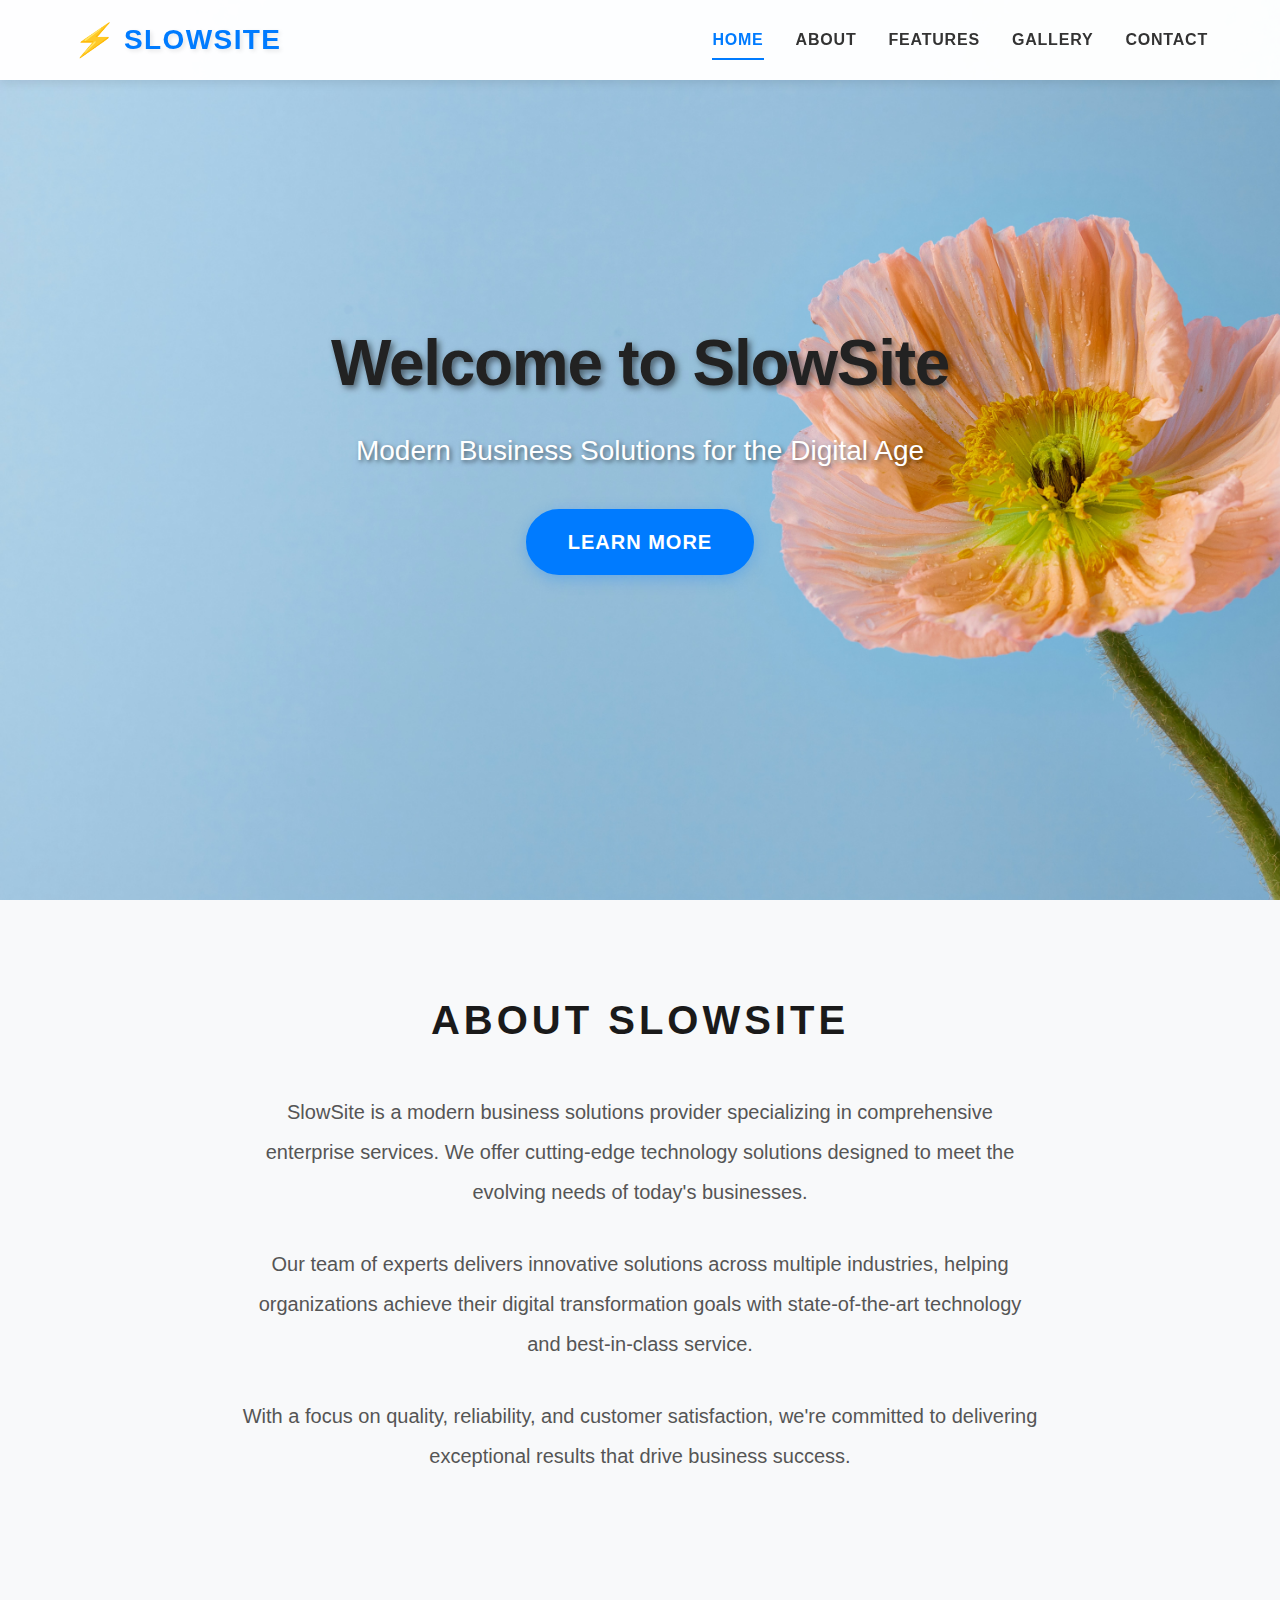
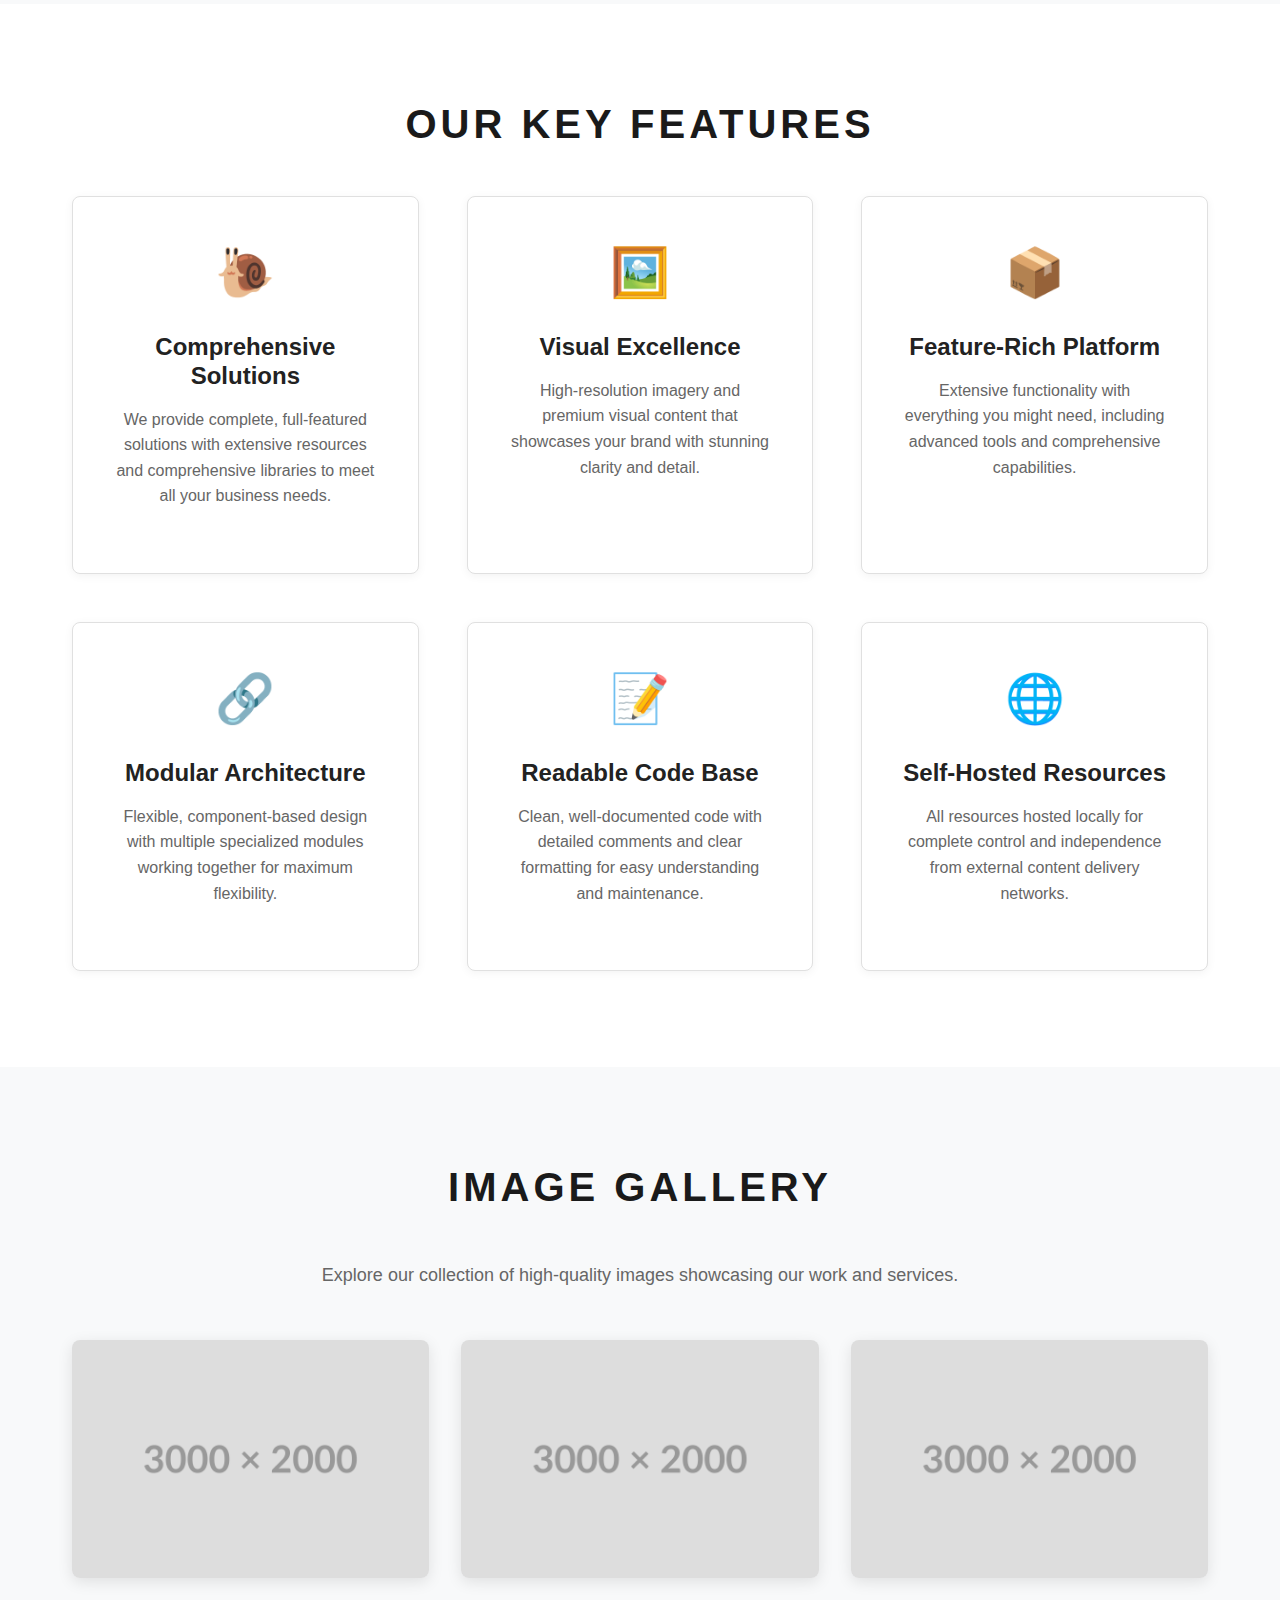
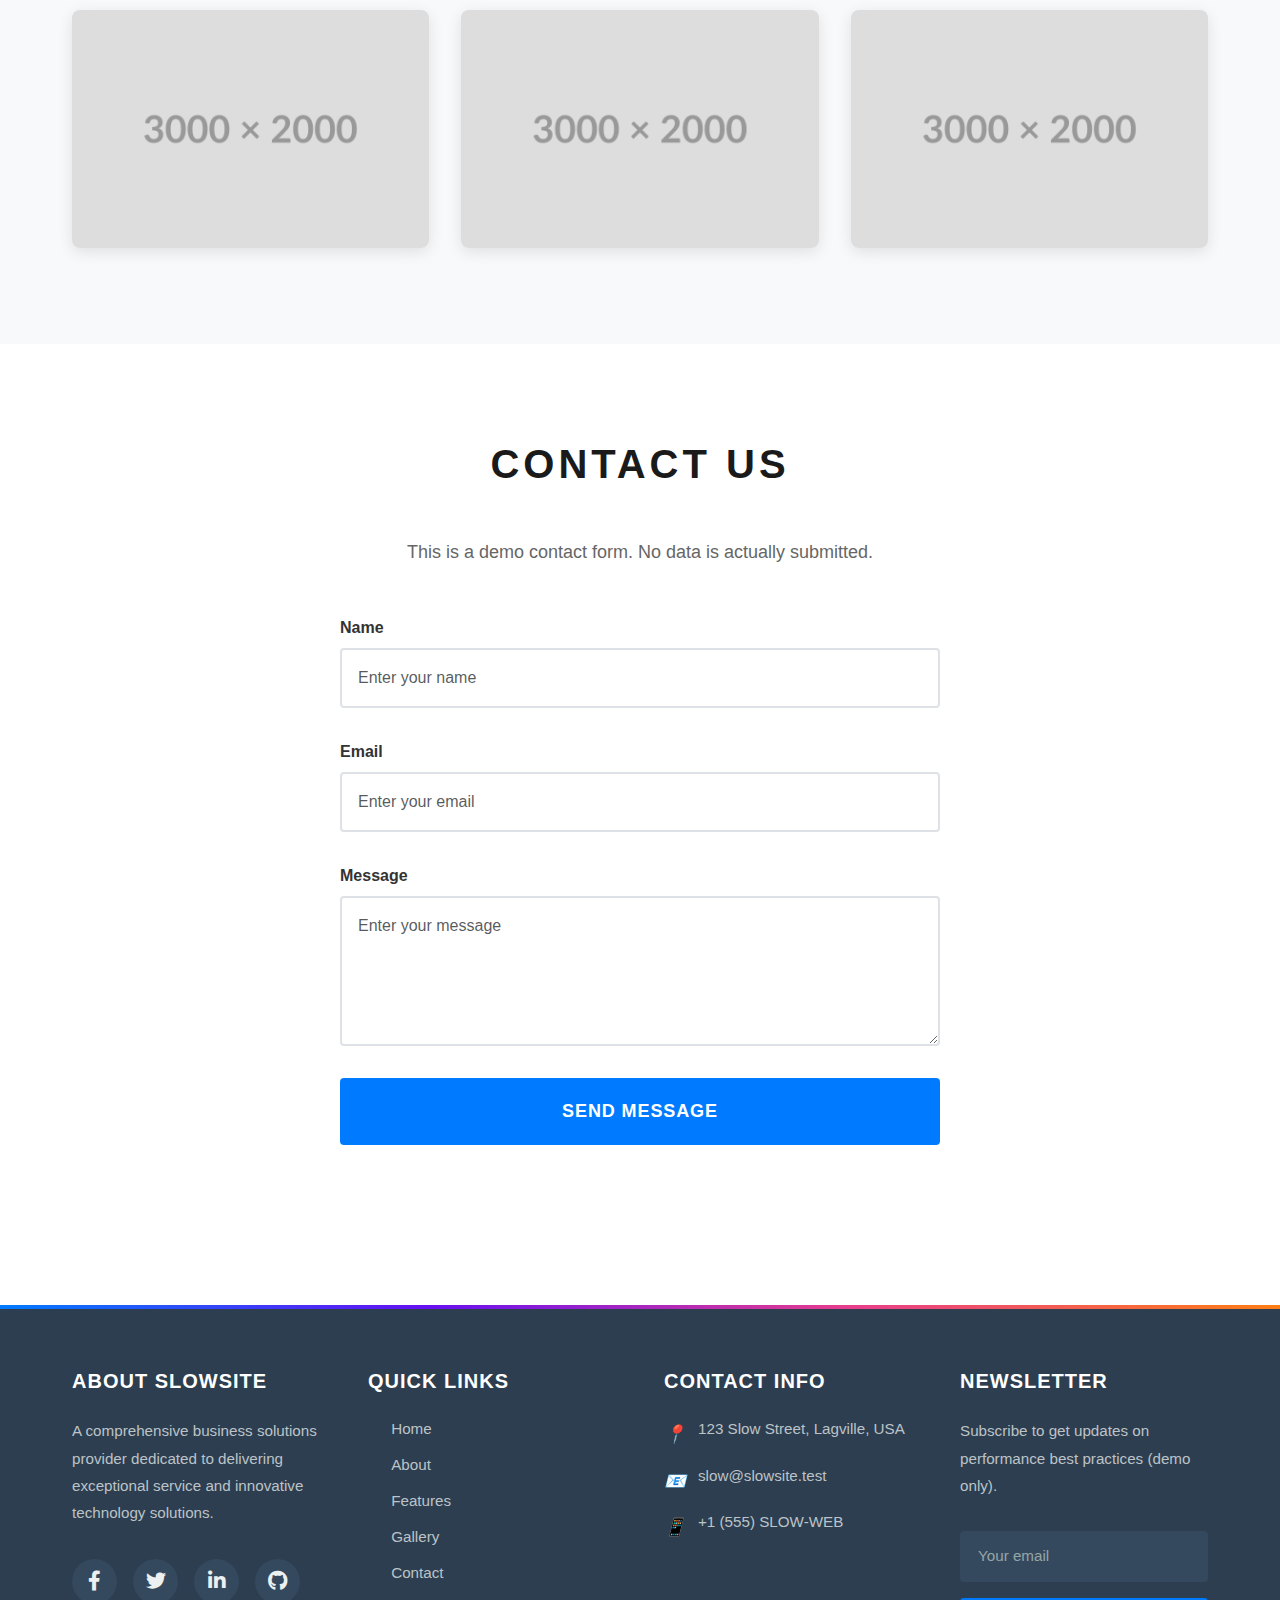
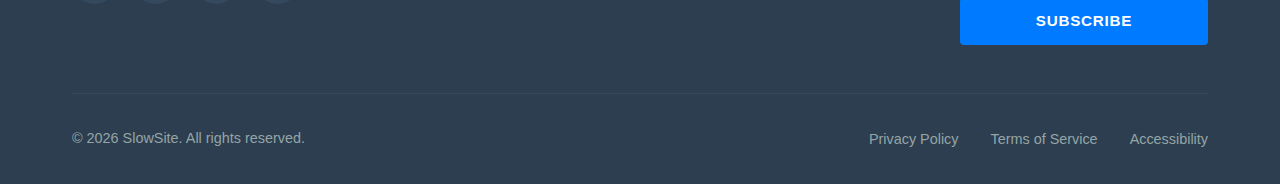
<file: week-10/slow-site-main/index.html>
<!DOCTYPE html>
<html lang="en">
<head>
    <meta charset="UTF-8">
    <meta name="viewport" content="width=device-width, initial-scale=1.0">
    <title>SlowSite - Modern Business Solutions</title>
    <meta name="description" content="SlowSite provides comprehensive business solutions and services for modern enterprises.">
    
    <!-- CSS stylesheets -->
    <link rel="stylesheet" href="vendor/bootstrap.min.css">
    <link rel="stylesheet" href="vendor/font-awesome.css">
    <link rel="stylesheet" href="css/styles.css">
    <link rel="stylesheet" href="css/header.css">
    <link rel="stylesheet" href="css/footer.css">
    <link rel="stylesheet" href="css/animations.min.css">
    <!-- <link rel="stylesheet" href="css/unused-styles.css"> -->
    
    <!-- Additional styles a-->
    <style>
        * {
            -webkit-box-sizing: border-box;
            -moz-box-sizing: border-box;
            box-sizing: border-box;
        }
        
        body {
            margin: 0;
            padding: 0;
            font-family: -apple-system, BlinkMacSystemFont, "Segoe UI", Roboto, "Helvetica Neue", Arial, sans-serif;
        }
        
        .loading-overlay {
            position: fixed;
            top: 0;
            left: 0;
            width: 100%;
            height: 100%;
            background-color: rgba(0, 0, 0, 0.5);
            display: none;
            z-index: 9999;
            justify-content: center;
            align-items: center;
        }
        
        .loading-spinner {
            width: 50px;
            height: 50px;
            border: 5px solid #f3f3f3;
            border-top: 5px solid #3498db;
            border-radius: 50%;
            animation: spin 1s linear infinite;
        }
        
        @keyframes spin {
            0% { transform: rotate(0deg); }
            100% { transform: rotate(360deg); }
        }
    </style>

<!-- old javascript spot -->
    
    <!-- Initialization script -->
    <script>
        // This script runs before the page loads, blocking rendering
        console.log('Head script executing - blocking page render!');
        var startTime = performance.now();
        
        // Simulate some heavy computation
        function heavyComputation() {
            var result = 0;
            for (var i = 0; i < 1000000; i++) {
                result += Math.sqrt(i);
            }
            return result;
        }
        
        heavyComputation();
        console.log('Heavy computation completed in:', (performance.now() - startTime).toFixed(2), 'ms');
    </script>
</head>
<body>
    <!-- Loading overlay (not actually needed) -->
    <div class="loading-overlay">
        <div class="loading-spinner"></div>
    </div>
    
    <!-- 
        HEADER SECTION
    -->
    <header class="site-header">
        <div class="header-container">
            <a href="#" class="site-logo">
                <i class="logo-icon">⚡</i>
                <h1 class="logo-text">SlowSite</h1>
            </a>
            
            <nav class="main-navigation">
                <ul class="nav-menu">
                    <li class="nav-menu-item active">
                        <a href="#hero" class="nav-menu-link">Home</a>
                    </li>
                    <li class="nav-menu-item">
                        <a href="#about" class="nav-menu-link">About</a>
                    </li>
                    <li class="nav-menu-item">
                        <a href="#features" class="nav-menu-link">Features</a>
                    </li>
                    <li class="nav-menu-item">
                        <a href="#gallery" class="nav-menu-link">Gallery</a>
                    </li>
                    <li class="nav-menu-item">
                        <a href="#contact" class="nav-menu-link">Contact</a>
                    </li>
                </ul>
            </nav>
            
            <button class="mobile-menu-toggle" aria-label="Toggle mobile menu">
                <span class="mobile-menu-toggle-bar"></span>
                <span class="mobile-menu-toggle-bar"></span>
                <span class="mobile-menu-toggle-bar"></span>
            </button>
        </div>
    </header>
    
    <!-- Hero Section -->
 <section id="hero" class="hero-section">
    <picture>
        <!-- Small screens -->
        <source srcset="images/hero-small.jpg" media="(max-width: 768px)">
        <!-- Medium screens -->
        <source srcset="images/hero-med.jpg" media="(max-width: 1200px)">
        <!-- Default / large screens -->
        <img src="images/hero.jpg" 
             alt="Hero background" 
             loading="eager"
             width="3200" 
             height="1800"
             style="position: absolute; top: 0; left: 0; width: 100%; height: 100%; object-fit: cover; z-index: 1;">
    </picture>
    
    <div class="hero-content">
        <h1 class="hero-title animated fade-in-up">Welcome to SlowSite</h1>
        <p class="hero-subtitle animated fade-in-up delay-1">Modern Business Solutions for the Digital Age</p>
        <a href="#about" class="hero-button animated fade-in-up delay-2">Learn More</a>
    </div>
</section>
    
    <!-- 
        ABOUT SECTION
    -->
    <section id="about" class="about-section section">
        <div class="container">
            <h2 class="section-title animated fade-in">About SlowSite</h2>
            <div class="about-content">
                <p class="about-text animated fade-in-up">
                    SlowSite is a modern business solutions provider specializing in comprehensive
                    enterprise services. We offer cutting-edge technology solutions designed to meet
                    the evolving needs of today's businesses.
                </p>
                <p class="about-text animated fade-in-up delay-1">
                    Our team of experts delivers innovative solutions across multiple industries,
                    helping organizations achieve their digital transformation goals with state-of-the-art
                    technology and best-in-class service.
                </p>
                <p class="about-text animated fade-in-up delay-2">
                    With a focus on quality, reliability, and customer satisfaction, we're committed
                    to delivering exceptional results that drive business success.
                </p>
            </div>
        </div>
    </section>
    
    <!-- 
        FEATURES SECTION
    -->
    <section id="features" class="features-section section">
        <div class="container">
            <h2 class="section-title animated fade-in">Our Key Features</h2>
            
            <div class="features-grid">
                <div class="feature-card animated fade-in-up">
                    <div class="feature-icon">🐌</div>
                    <h3 class="feature-title">Comprehensive Solutions</h3>
                    <p class="feature-description">
                        We provide complete, full-featured solutions with extensive resources
                        and comprehensive libraries to meet all your business needs.
                    </p>
                </div>
                
                <div class="feature-card animated fade-in-up delay-1">
                    <div class="feature-icon">🖼️</div>
                    <h3 class="feature-title">Visual Excellence</h3>
                    <p class="feature-description">
                        High-resolution imagery and premium visual content that showcases
                        your brand with stunning clarity and detail.
                    </p>
                </div>
                
                <div class="feature-card animated fade-in-up delay-2">
                    <div class="feature-icon">📦</div>
                    <h3 class="feature-title">Feature-Rich Platform</h3>
                    <p class="feature-description">
                        Extensive functionality with everything you might need, including
                        advanced tools and comprehensive capabilities.
                    </p>
                </div>
                
                <div class="feature-card animated fade-in-up">
                    <div class="feature-icon">🔗</div>
                    <h3 class="feature-title">Modular Architecture</h3>
                    <p class="feature-description">
                        Flexible, component-based design with multiple specialized modules
                        working together for maximum flexibility.
                    </p>
                </div>
                
                <div class="feature-card animated fade-in-up delay-1">
                    <div class="feature-icon">📝</div>
                    <h3 class="feature-title">Readable Code Base</h3>
                    <p class="feature-description">
                        Clean, well-documented code with detailed comments and clear
                        formatting for easy understanding and maintenance.
                    </p>
                </div>
                
                <div class="feature-card animated fade-in-up delay-2">
                    <div class="feature-icon">🌐</div>
                    <h3 class="feature-title">Self-Hosted Resources</h3>
                    <p class="feature-description">
                        All resources hosted locally for complete control and independence
                        from external content delivery networks.
                    </p>
                </div>
            </div>
        </div>
    </section>
    
    <!-- Gallery Section -->
    <section id="gallery" class="gallery-section section">
        <div class="container">
            <h2 class="section-title animated fade-in">Image Gallery</h2>
            <p style="text-align: center; margin-bottom: 2rem; color: #666;">
                Explore our collection of high-quality images showcasing our work and services.
            </p>
            
            <div class="gallery-grid">
                <div class="gallery-item animated zoom-in">
                    <img src="images/gallery-1.png" 
                         alt="Gallery image 1" 
                         class="gallery-image"
                         loading="eager"
                         width="3000"
                         height="2000">
                    <div class="gallery-overlay">
                        <p class="gallery-caption">Image 1</p>
                    </div>
                </div>
                
                <div class="gallery-item animated zoom-in delay-1">
                    <img src="images/gallery-2.png" 
                         alt="Gallery image 2" 
                         class="gallery-image"
                         loading="eager"
                         width="3000"
                         height="2000">
                    <div class="gallery-overlay">
                        <p class="gallery-caption">Image 2</p>
                    </div>
                </div>
                
                <div class="gallery-item animated zoom-in delay-2">
                    <img src="images/gallery-3.png" 
                         alt="Gallery image 3" 
                         class="gallery-image"
                         loading="eager"
                         width="3000"
                         height="2000">
                    <div class="gallery-overlay">
                        <p class="gallery-caption">Image 3</p>
                    </div>
                </div>
                
                <div class="gallery-item animated zoom-in">
                    <img src="images/gallery-4.png" 
                         alt="Gallery image 4" 
                         class="gallery-image"
                         loading="eager"
                         width="3000"
                         height="2000">
                    <div class="gallery-overlay">
                        <p class="gallery-caption">Image 4</p>
                    </div>
                </div>
                
                <div class="gallery-item animated zoom-in delay-1">
                    <img src="images/gallery-5.png" 
                         alt="Gallery image 5" 
                         class="gallery-image"
                         loading="eager"
                         width="3000"
                         height="2000">
                    <div class="gallery-overlay">
                        <p class="gallery-caption">Image 5</p>
                    </div>
                </div>
                
                <div class="gallery-item animated zoom-in delay-2">
                    <img src="images/gallery-6.png" 
                         alt="Gallery image 6" 
                         class="gallery-image"
                         loading="eager"
                         width="3000"
                         height="2000">
                    <div class="gallery-overlay">
                        <p class="gallery-caption">Image 6</p>
                    </div>
                </div>
            </div>
        </div>
    </section>
    
    <!-- 
        CONTACT SECTION
    -->
    <section id="contact" class="contact-section section">
        <div class="container">
            <h2 class="section-title animated fade-in">Contact Us</h2>
            <p style="text-align: center; margin-bottom: 2rem; color: #666;">
                This is a demo contact form. No data is actually submitted.
            </p>
            
            <form class="contact-form animated fade-in-up" action="#" method="post">
                <div class="form-group">
                    <label for="name" class="form-label">Name</label>
                    <input type="text" 
                           id="name" 
                           name="name" 
                           class="form-control" 
                           placeholder="Enter your name"
                           required>
                </div>
                
                <div class="form-group">
                    <label for="email" class="form-label">Email</label>
                    <input type="email" 
                           id="email" 
                           name="email" 
                           class="form-control" 
                           placeholder="Enter your email"
                           required>
                </div>
                
                <div class="form-group">
                    <label for="message" class="form-label">Message</label>
                    <textarea id="message" 
                              name="message" 
                              class="form-control" 
                              placeholder="Enter your message"
                              required></textarea>
                </div>
                
                <button type="submit" class="submit-button">Send Message</button>
            </form>
        </div>
    </section>
    
    <!-- 
        FOOTER SECTION
    -->
    <footer class="site-footer">
        <div class="footer-container">
            <div class="footer-content">
                <div class="footer-column">
                    <h3 class="footer-column-title">About SlowSite</h3>
                    <p class="footer-column-description">
                        A comprehensive business solutions provider dedicated to delivering
                        exceptional service and innovative technology solutions.
                    </p>
                    <div class="social-media-links">
                        <a href="#" class="social-media-link" aria-label="Facebook">
                            <i class="fab fa-facebook-f"></i>
                        </a>
                        <a href="#" class="social-media-link" aria-label="Twitter">
                            <i class="fab fa-twitter"></i>
                        </a>
                        <a href="#" class="social-media-link" aria-label="LinkedIn">
                            <i class="fab fa-linkedin-in"></i>
                        </a>
                        <a href="#" class="social-media-link" aria-label="GitHub">
                            <i class="fab fa-github"></i>
                        </a>
                    </div>
                </div>
                
                <div class="footer-column">
                    <h3 class="footer-column-title">Quick Links</h3>
                    <ul class="footer-links">
                        <li class="footer-link-item">
                            <a href="#hero" class="footer-link">Home</a>
                        </li>
                        <li class="footer-link-item">
                            <a href="#about" class="footer-link">About</a>
                        </li>
                        <li class="footer-link-item">
                            <a href="#features" class="footer-link">Features</a>
                        </li>
                        <li class="footer-link-item">
                            <a href="#gallery" class="footer-link">Gallery</a>
                        </li>
                        <li class="footer-link-item">
                            <a href="#contact" class="footer-link">Contact</a>
                        </li>
                    </ul>
                </div>
                
                <div class="footer-column">
                    <h3 class="footer-column-title">Contact Info</h3>
                    <ul class="contact-info">
                        <li class="contact-info-item">
                            <i class="contact-info-icon">📍</i>
                            <span class="contact-info-text">123 Slow Street, Lagville, USA</span>
                        </li>
                        <li class="contact-info-item">
                            <i class="contact-info-icon">📧</i>
                            <span class="contact-info-text">slow@slowsite.test</span>
                        </li>
                        <li class="contact-info-item">
                            <i class="contact-info-icon">📱</i>
                            <span class="contact-info-text">+1 (555) SLOW-WEB</span>
                        </li>
                    </ul>
                </div>
                
                <div class="footer-column">
                    <h3 class="footer-column-title">Newsletter</h3>
                    <p class="footer-column-description">
                        Subscribe to get updates on performance best practices (demo only).
                    </p>
                    <form class="newsletter-form">
                        <input type="email" 
                               class="newsletter-input" 
                               placeholder="Your email"
                               required>
                        <button type="submit" class="newsletter-button">Subscribe</button>
                    </form>
                </div>
            </div>
            
            <div class="footer-bottom">
                <p class="copyright-text">
                    &copy; 2026 SlowSite. All rights reserved.
                </p>
                <ul class="footer-bottom-links">
                    <li><a href="#" class="footer-bottom-link">Privacy Policy</a></li>
                    <li><a href="#" class="footer-bottom-link">Terms of Service</a></li>
                    <li><a href="#" class="footer-bottom-link">Accessibility</a></li>
                </ul>
            </div>
        </div>
    </footer>
    
    <!-- Back to top button -->
    <button class="back-to-top" aria-label="Back to top">
        ↑
    </button>
    

    <!-- JavaScript files -->
    <script src="vendor/jquery.min.js"></script>
    <script src="js/utils.min.js"></script>
    <script src="js/carousel.js"></script>
    <script src="js/analytics.js"></script>
    <script src="js/main.min.js"></script>
    <!-- <script src="js/unused-script.js"></script> -->

    <!-- Additional Scripts -->
    <script>
        // Page load complete
        console.log('Page fully loaded!');
        
        // Log performance metrics
        window.addEventListener('load', function() {
            setTimeout(function() {
                if (window.performance && window.performance.timing) {
                    var perfData = window.performance.timing;
                    var loadTime = perfData.loadEventEnd - perfData.navigationStart;
                    console.log('='.repeat(60));
                    console.log('PERFORMANCE METRICS');
                    console.log('='.repeat(60));
                    console.log('Total Page Load Time:', loadTime, 'ms');
                    console.log('DOM Content Loaded:', perfData.domContentLoadedEventEnd - perfData.navigationStart, 'ms');
                    console.log('='.repeat(60));
                }
            }, 1000);
        });
    </script>
</body>
</html>
</file>
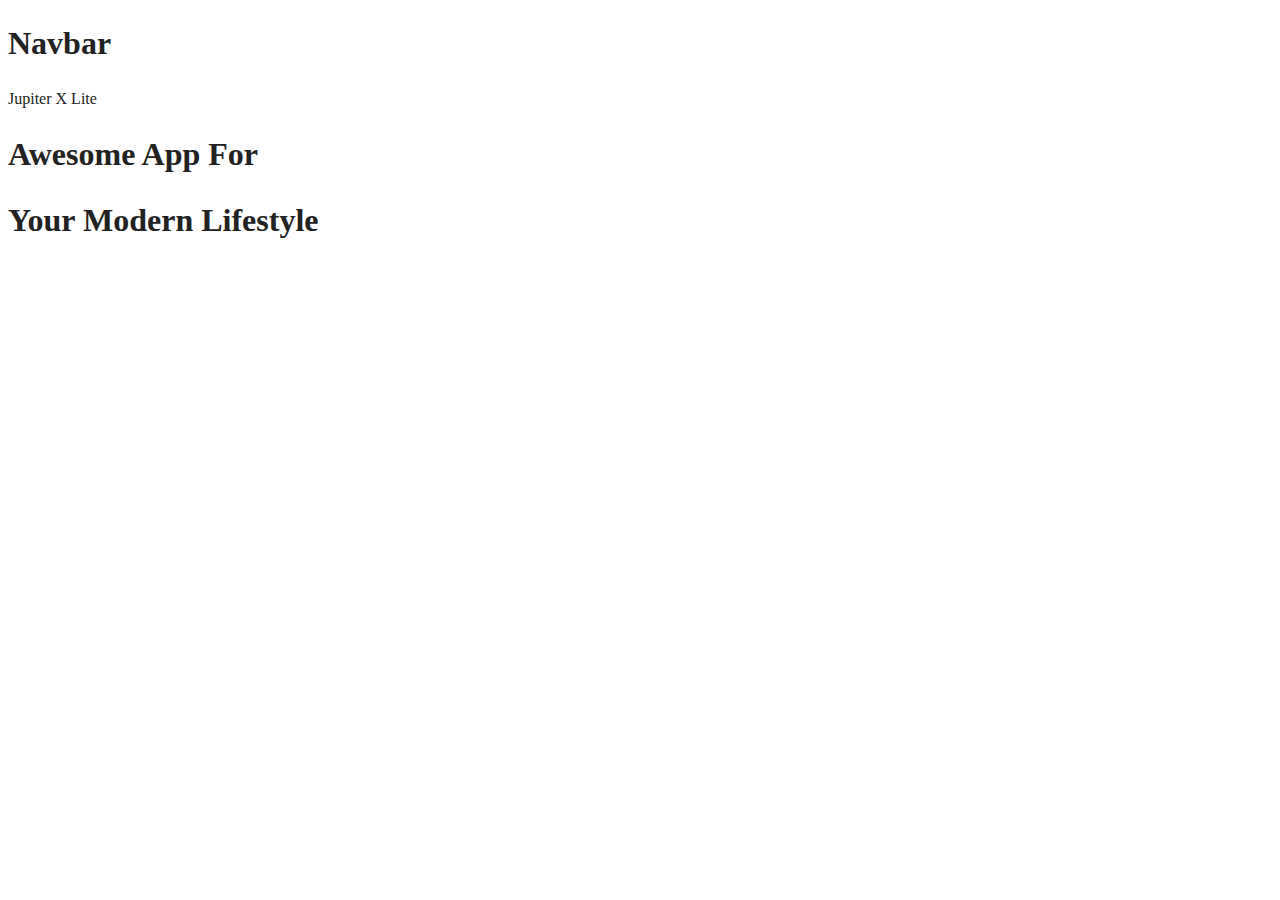
<file: week-11-14 Final/BoilerPlate/index.html>
<!doctype html>
<html class="no-js" lang="">

<head>
  <meta charset="utf-8">
  <meta name="viewport" content="width=device-width, initial-scale=1">
  <title></title>
  <link rel="stylesheet" href="css/style.css">
  <meta name="description" content="">

  <meta property="og:title" content="">
  <meta property="og:type" content="">
  <meta property="og:url" content="">
  <meta property="og:image" content="">

  <link rel="icon" href="/favicon.ico" sizes="any">
  <link rel="icon" href="/icon.svg" type="image/svg+xml">
  <link rel="apple-touch-icon" href="icon.png">

  <link rel="manifest" href="site.webmanifest">
  <meta name="theme-color" content="#fafafa">
  <link href="https://cdn.jsdelivr.net/npm/bootstrap@5.3.8/dist/css/bootstrap.min.css" rel="stylesheet" integrity="sha384-sRIl4kxILFvY47J16cr9ZwB07vP4J8+LH7qKQnuqkuIAvNWLzeN8tE5YBujZqJLB" crossorigin="anonymous">
</head>

<body>

  <!-- Add your site or application content here -->
<section id="navbar">
<h1>Navbar</h1>
</section>

<section id="header">
  <p>Jupiter X Lite</p>
  <h1>Awesome App For</h1>
  <h1>Your Modern <span class="accent-text">Lifestyle</span></h1>
</section>

<!-- <section id="awesomeAppFeatures">
  <h1>Awsome App Features</h1>
</section>

<section id="howItWorks">
<h1>How Does This App Work?</h1>
</section>

<section id="EasyToManage">
<h1>Easy to Manage Your Data with This App</h1>
</section>

<section id="ResponsiveDesign">
<h1>Responsive Design for all Devices with quality</h1>
</section>

<section id="tutorial">
<p>Watch our tutorial</p>
</section>

<section id="Plans">
<p>Choose Your Plans</p>
</section>

<section id="User-Reviews">
<p>User Reviews</p>
</section>

<section id="StartUsing">
  <p>Start using today</p>
</section> -->



<!-- javascript -->
  <script src="https://cdn.jsdelivr.net/npm/bootstrap@5.3.8/dist/js/bootstrap.bundle.min.js" integrity="sha384-FKyoEForCGlyvwx9Hj09JcYn3nv7wiPVlz7YYwJrWVcXK/BmnVDxM+D2scQbITxI" crossorigin="anonymous"></script>
  <script src="js/app.js"></script>
  
</body>

</html>
</file>
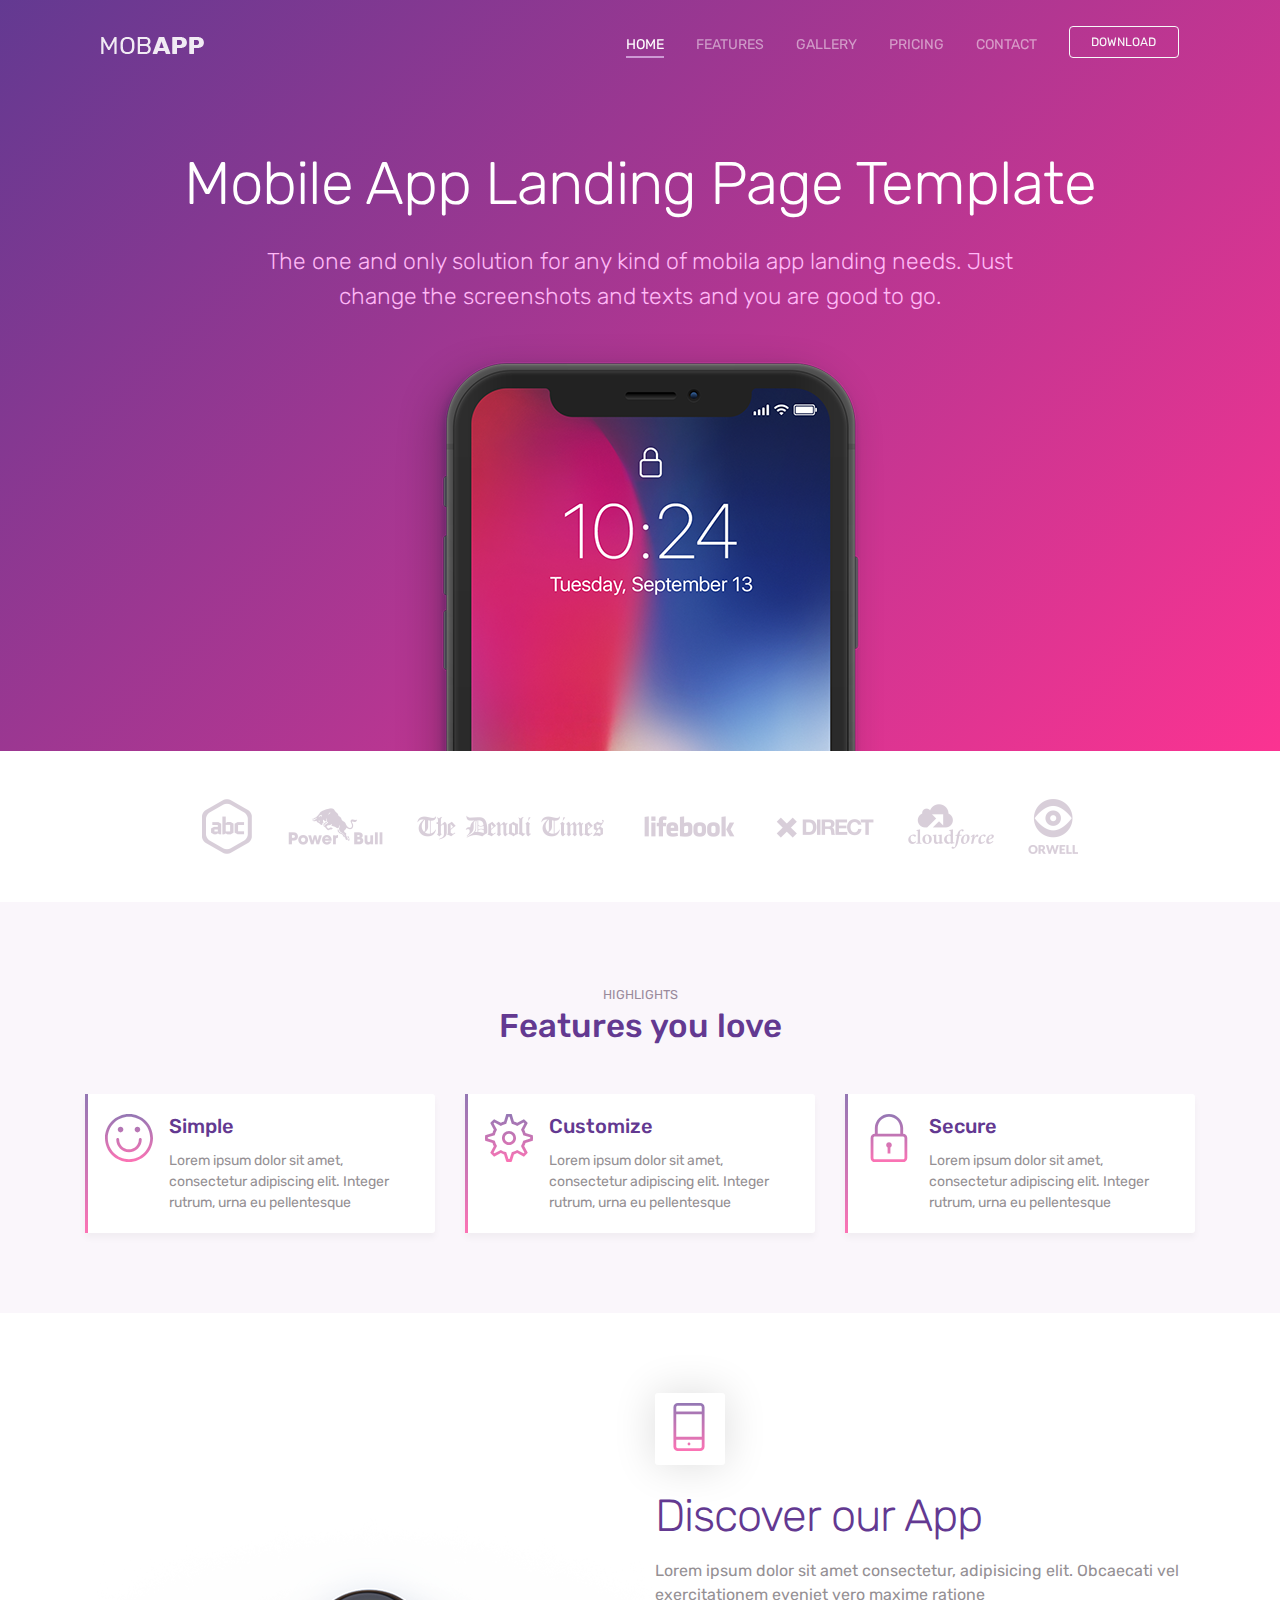
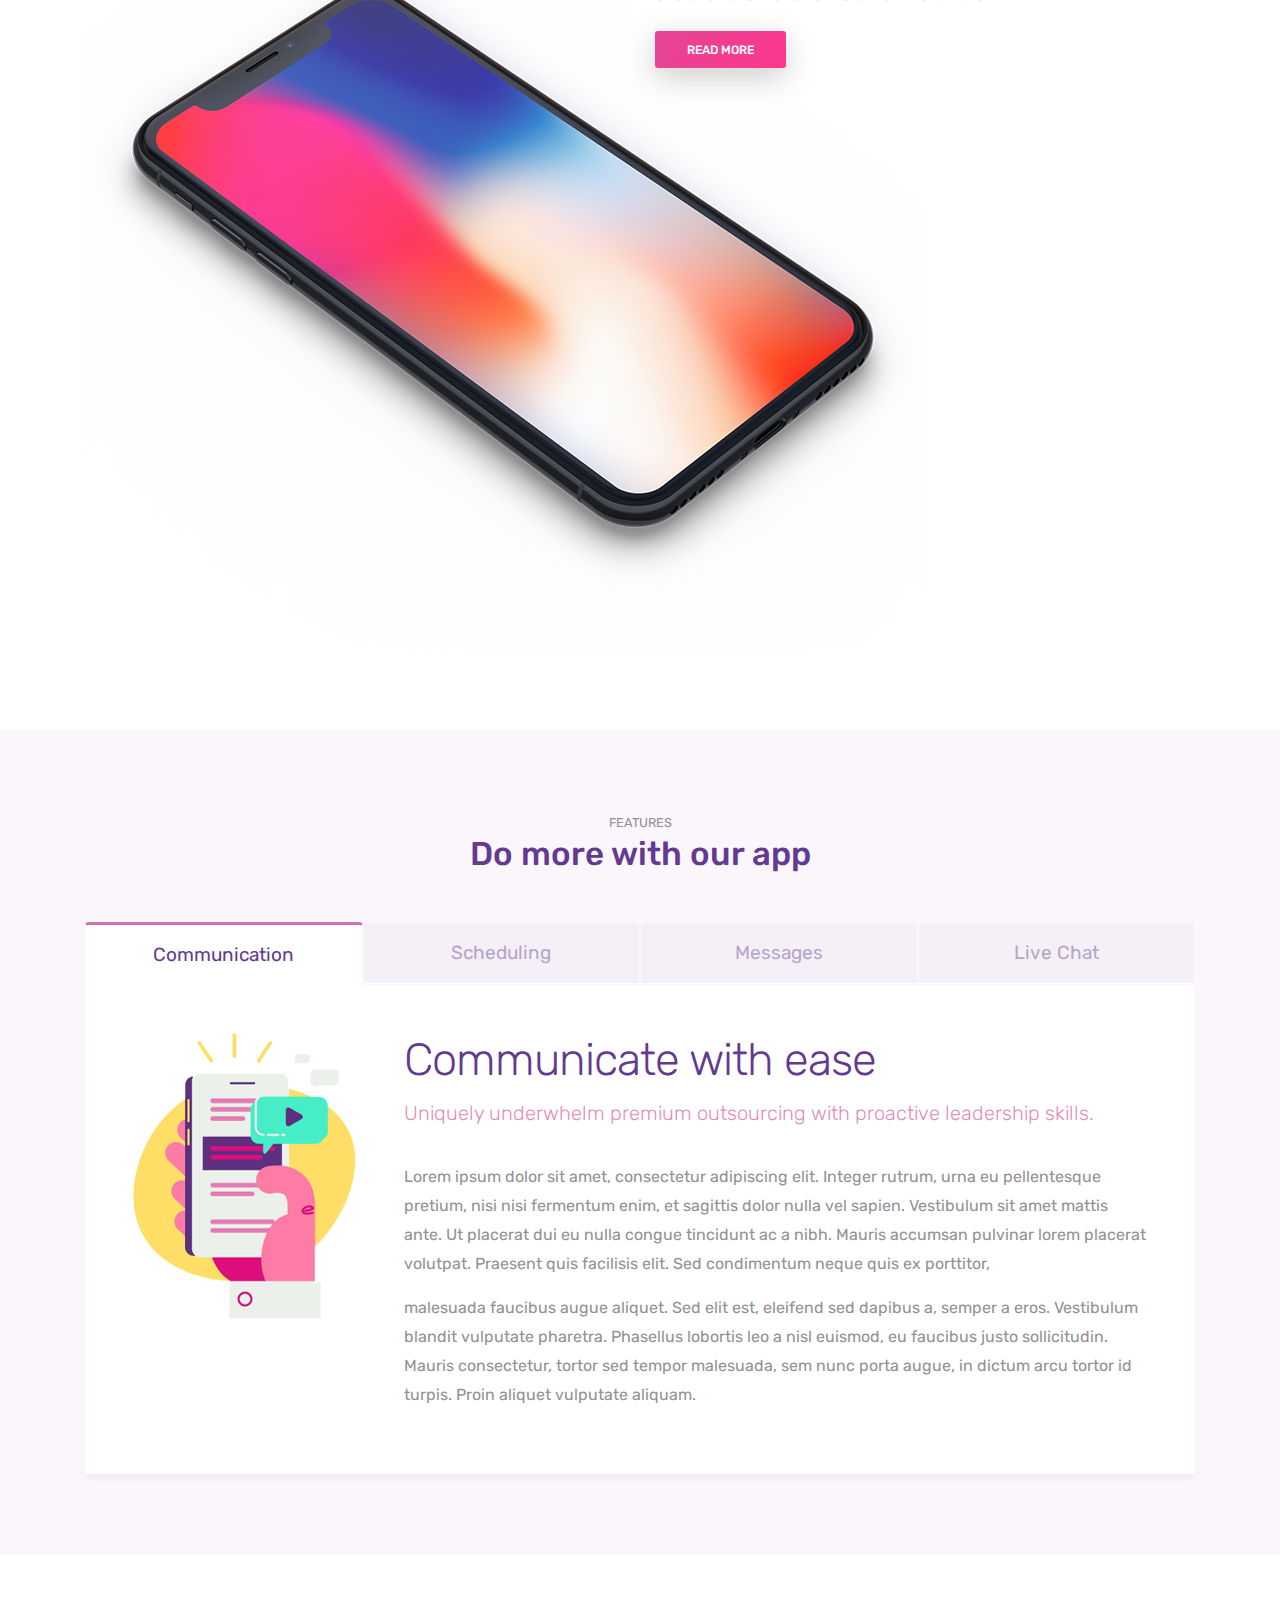
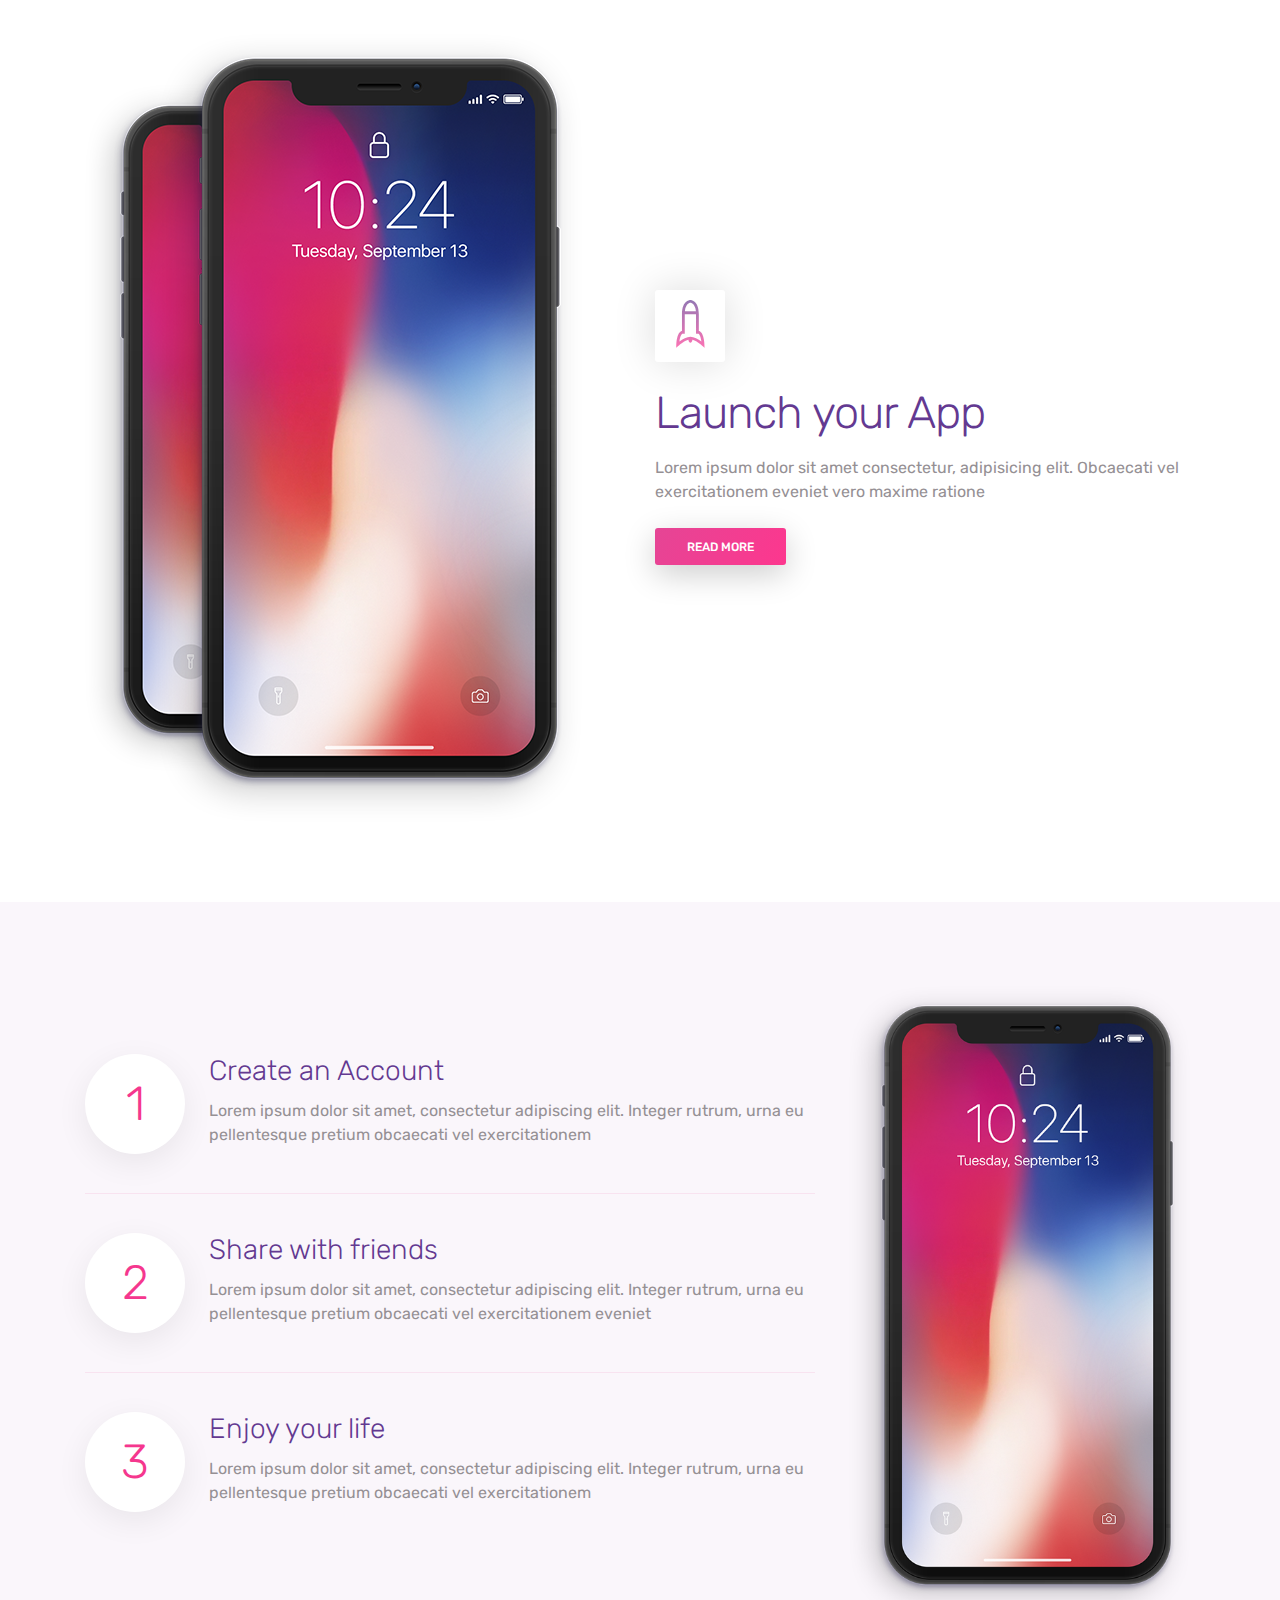
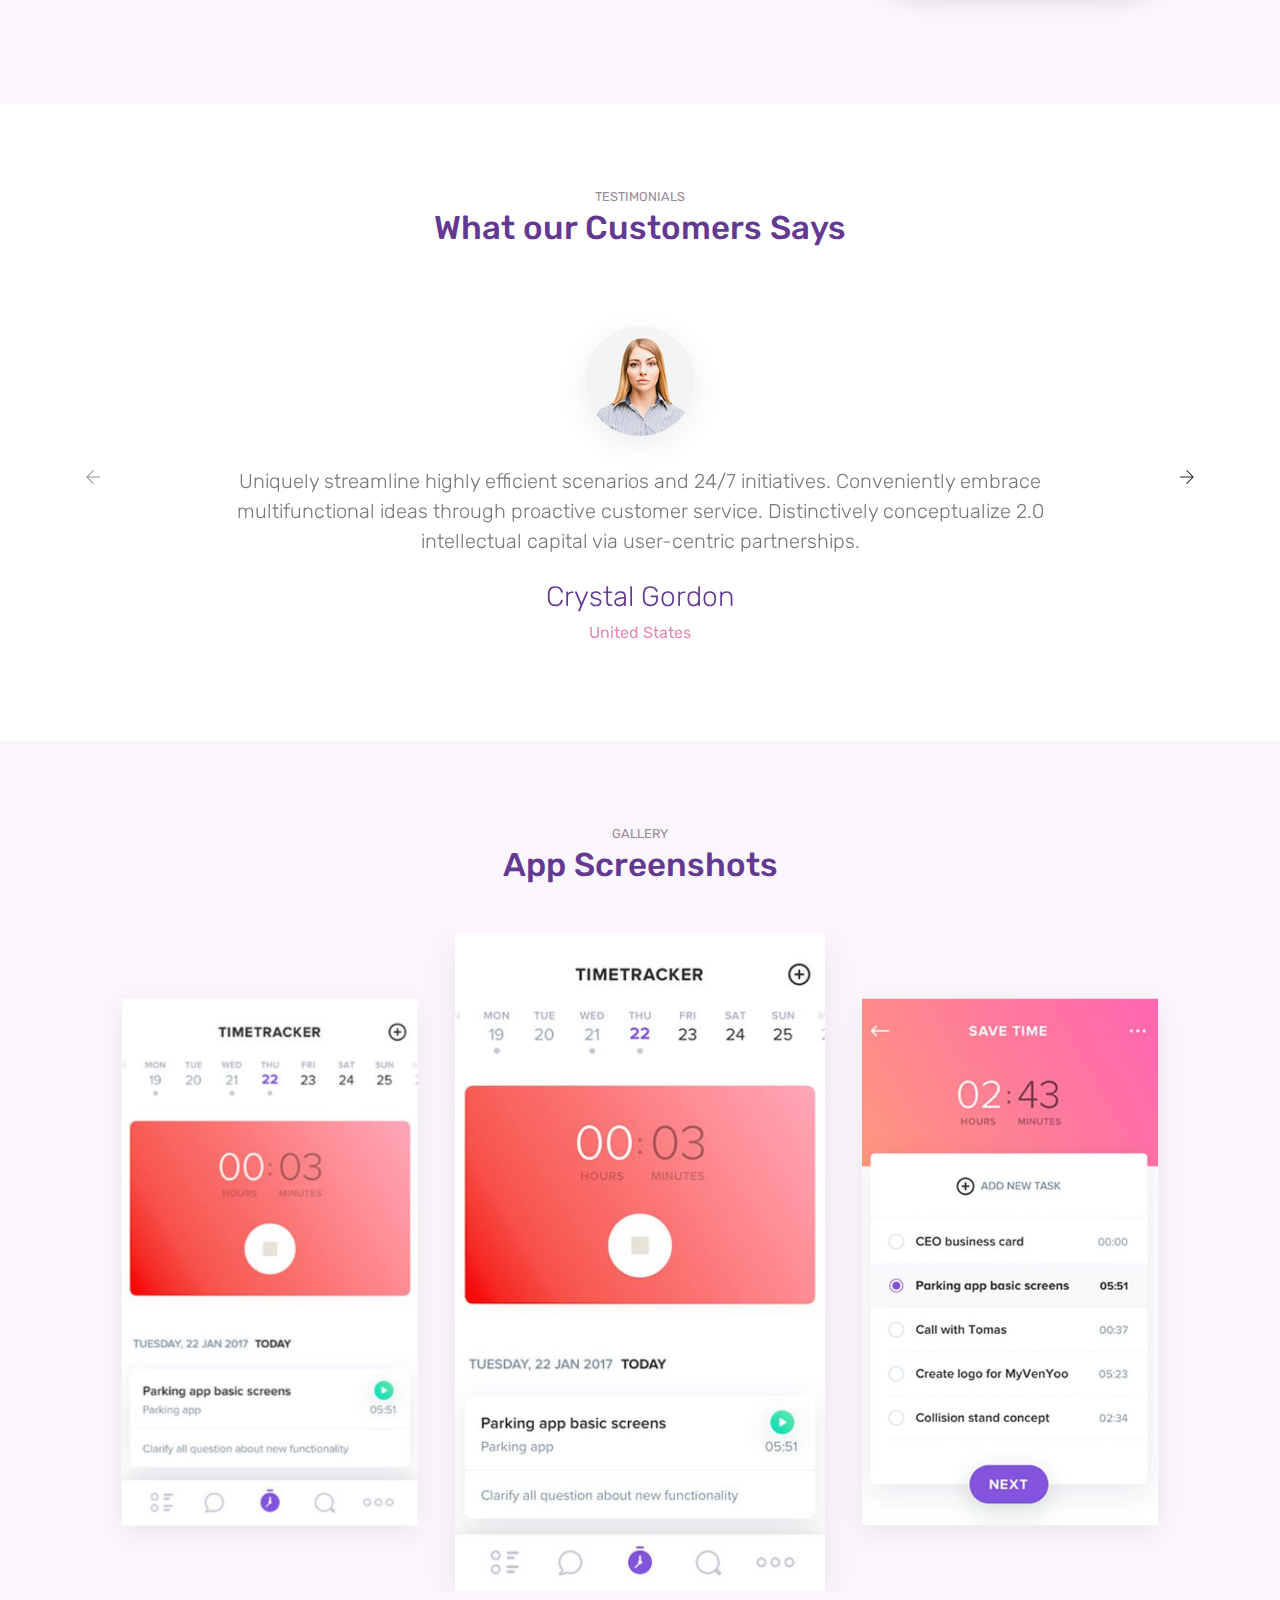
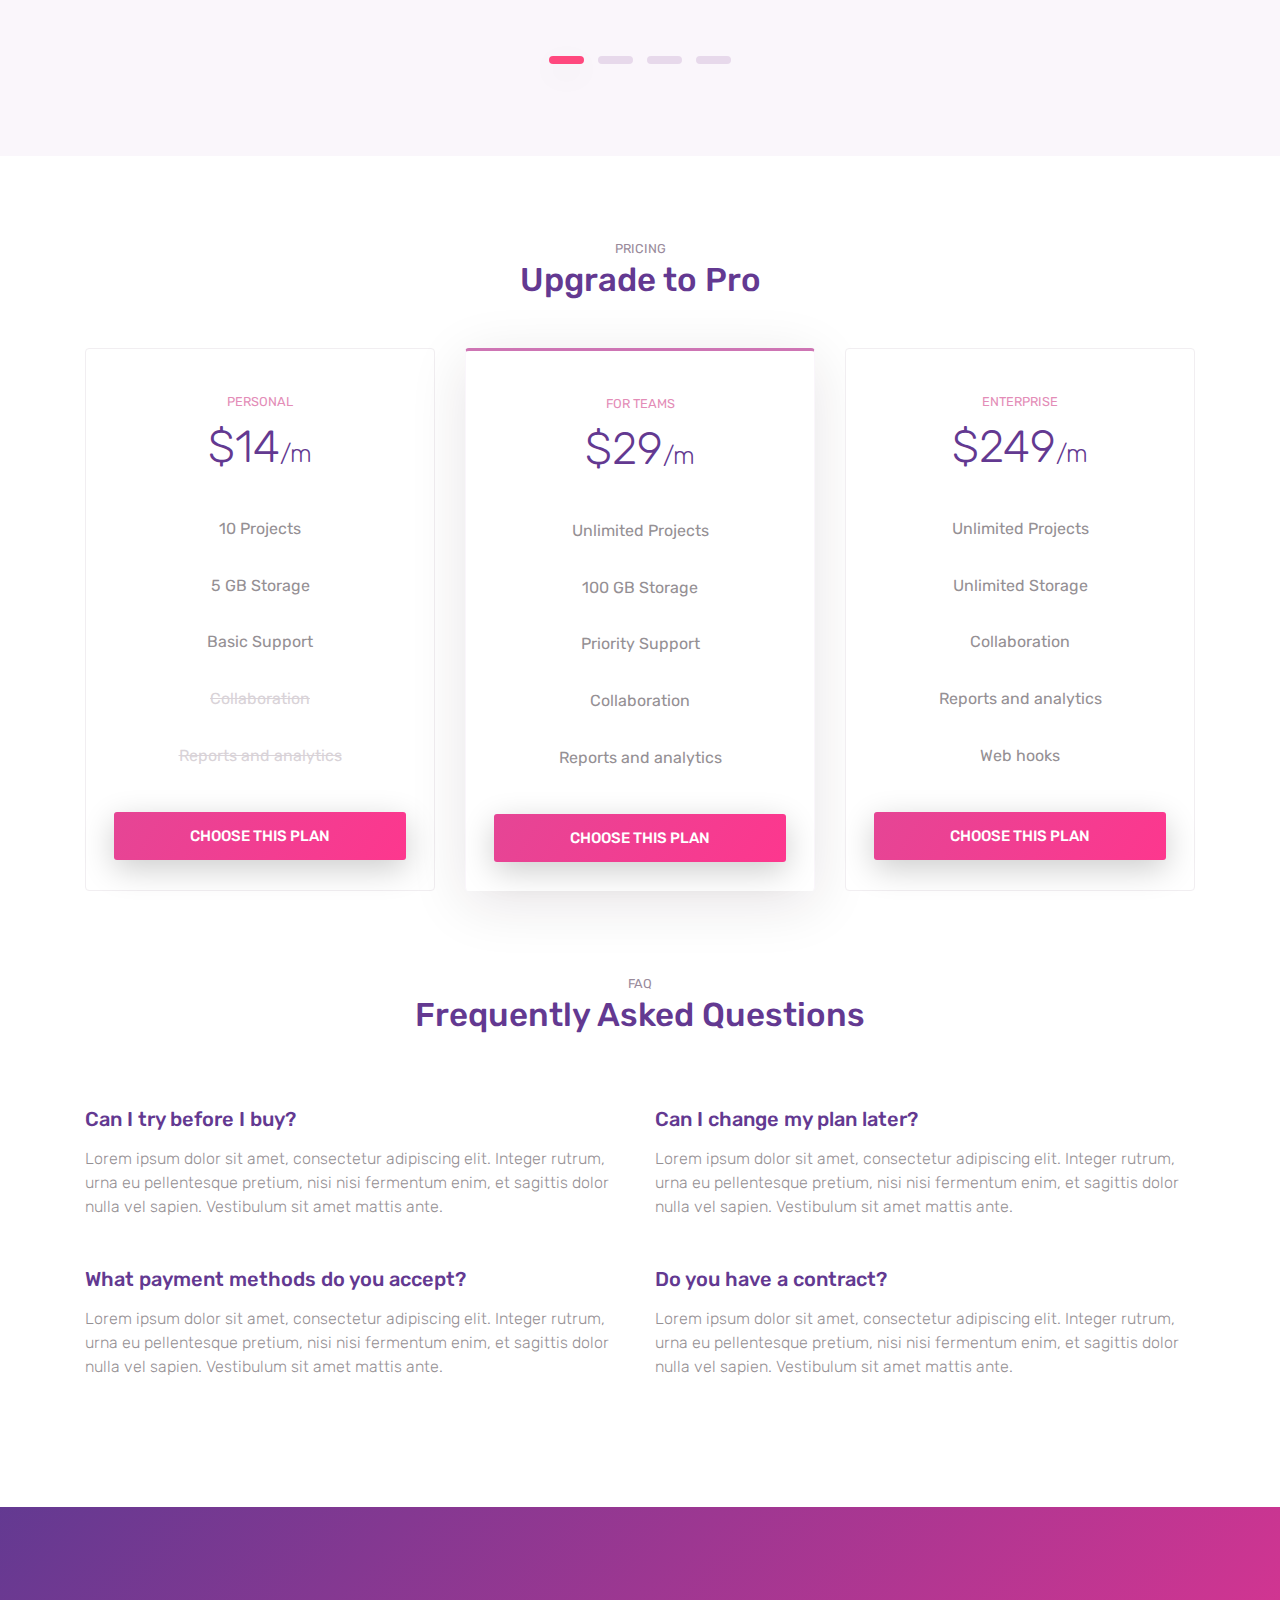
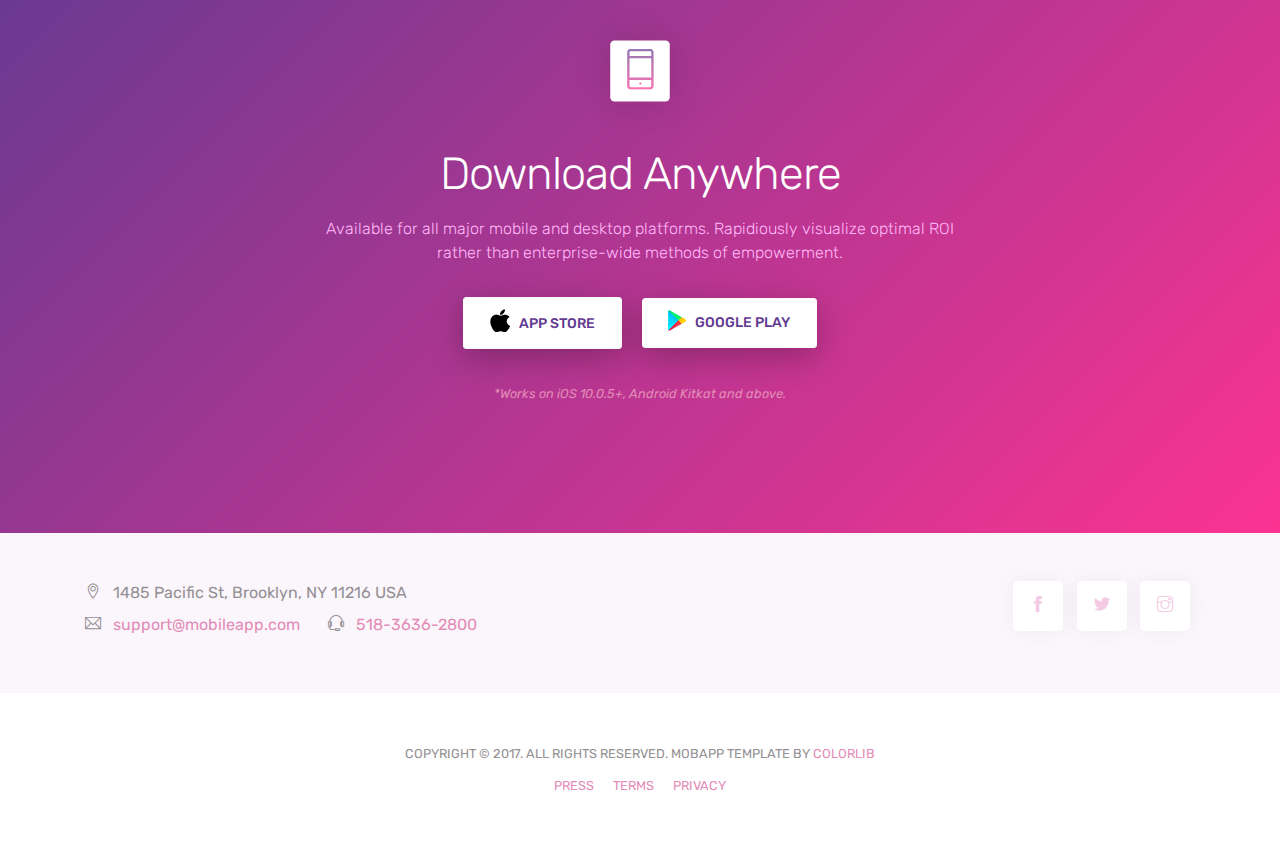
<file: week-05/mobapp-master/mobapp-master/index.html>
<!doctype html>
<html lang="en">
<!--

Page    : index / MobApp
Version : 1.0
Author  : Colorlib
URI     : https://colorlib.com

 -->

<head>
    <title>MobApp - App Landing Page Template</title>
    <!-- Required meta tags -->
    <meta charset="utf-8">
    <meta name="viewport" content="width=device-width, initial-scale=1, shrink-to-fit=no">
    <meta name="description" content="Mobland - Mobile App Landing Page Template">
    <meta name="keywords" content="HTML5, bootstrap, mobile, app, landing, ios, android, responsive">

    <!-- Font -->
    <link rel="dns-prefetch" href="//fonts.googleapis.com">
    <link href="https://fonts.googleapis.com/css?family=Rubik:300,400,500" rel="stylesheet">

    <!-- Bootstrap CSS -->
    <link rel="stylesheet" href="css/bootstrap.min.css">
    <!-- Themify Icons -->
    <link rel="stylesheet" href="css/themify-icons.css">
    <!-- Owl carousel -->
    <link rel="stylesheet" href="css/owl.carousel.min.css">
    <!-- Main css -->
    <link href="css/style.css" rel="stylesheet">
</head>

<body data-spy="scroll" data-target="#navbar" data-offset="30">

    <!-- Nav Menu -->

    <div class="nav-menu fixed-top">
        <div class="container">
            <div class="row">
                <div class="col-md-12">
                    <nav class="navbar navbar-dark navbar-expand-lg">
                        <a class="navbar-brand" href="index.html"><img src="images/logo.png" class="img-fluid" alt="logo"></a> <button class="navbar-toggler" type="button" data-toggle="collapse" data-target="#navbar" aria-controls="navbar" aria-expanded="false" aria-label="Toggle navigation"> <span class="navbar-toggler-icon"></span> </button>
                        <div class="collapse navbar-collapse" id="navbar">
                            <ul class="navbar-nav ml-auto">
                                <li class="nav-item"> <a class="nav-link active" href="#home">HOME <span class="sr-only">(current)</span></a> </li>
                                <li class="nav-item"> <a class="nav-link" href="#features">FEATURES</a> </li>
                                <li class="nav-item"> <a class="nav-link" href="#gallery">GALLERY</a> </li>
                                <li class="nav-item"> <a class="nav-link" href="#pricing">PRICING</a> </li>
                                <li class="nav-item"> <a class="nav-link" href="#contact">CONTACT</a> </li>
                                <li class="nav-item"><a href="#" class="btn btn-outline-light my-3 my-sm-0 ml-lg-3">Download</a></li>
                            </ul>
                        </div>
                    </nav>
                </div>
            </div>
        </div>
    </div>


    <header class="bg-gradient" id="home">
        <div class="container mt-5">
            <h1>Mobile App Landing Page Template</h1>
            <p class="tagline">The one and only solution for any kind of mobila app landing needs. Just change the screenshots and texts and you are good to go. </p>
        </div>
        <div class="img-holder mt-3"><img src="images/iphonex.png" alt="phone" class="img-fluid"></div>
    </header>

    <div class="client-logos my-5">
        <div class="container text-center">
            <img src="images/client-logos.png" alt="client logos" class="img-fluid">
        </div>
    </div>

    <div class="section light-bg" id="features">


        <div class="container">

            <div class="section-title">
                <small>HIGHLIGHTS</small>
                <h3>Features you love</h3>
            </div>


            <div class="row">
                <div class="col-12 col-lg-4">
                    <div class="card features">
                        <div class="card-body">
                            <div class="media">
                                <span class="ti-face-smile gradient-fill ti-3x mr-3"></span>
                                <div class="media-body">
                                    <h4 class="card-title">Simple</h4>
                                    <p class="card-text">Lorem ipsum dolor sit amet, consectetur adipiscing elit. Integer rutrum, urna eu pellentesque </p>
                                </div>
                            </div>
                        </div>
                    </div>
                </div>
                <div class="col-12 col-lg-4">
                    <div class="card features">
                        <div class="card-body">
                            <div class="media">
                                <span class="ti-settings gradient-fill ti-3x mr-3"></span>
                                <div class="media-body">
                                    <h4 class="card-title">Customize</h4>
                                    <p class="card-text">Lorem ipsum dolor sit amet, consectetur adipiscing elit. Integer rutrum, urna eu pellentesque </p>
                                </div>
                            </div>
                        </div>
                    </div>
                </div>
                <div class="col-12 col-lg-4">
                    <div class="card features">
                        <div class="card-body">
                            <div class="media">
                                <span class="ti-lock gradient-fill ti-3x mr-3"></span>
                                <div class="media-body">
                                    <h4 class="card-title">Secure</h4>
                                    <p class="card-text">Lorem ipsum dolor sit amet, consectetur adipiscing elit. Integer rutrum, urna eu pellentesque </p>
                                </div>
                            </div>
                        </div>
                    </div>
                </div>
            </div>

        </div>



    </div>
    <!-- // end .section -->
    <div class="section">

        <div class="container">
            <div class="row">
                <div class="col-lg-6 offset-lg-6">
                    <div class="box-icon"><span class="ti-mobile gradient-fill ti-3x"></span></div>
                    <h2>Discover our App</h2>
                    <p class="mb-4">Lorem ipsum dolor sit amet consectetur, adipisicing elit. Obcaecati vel exercitationem eveniet vero maxime ratione </p>
                    <a href="#" class="btn btn-primary">Read more</a>
                </div>
            </div>
            <div class="perspective-phone">
                <img src="images/perspective.png" alt="perspective phone" class="img-fluid">
            </div>
        </div>

    </div>
    <!-- // end .section -->


    <div class="section light-bg">
        <div class="container">
            <div class="section-title">
                <small>FEATURES</small>
                <h3>Do more with our app</h3>
            </div>

            <ul class="nav nav-tabs nav-justified" role="tablist">
                <li class="nav-item">
                    <a class="nav-link active" data-toggle="tab" href="#communication">Communication</a>
                </li>
                <li class="nav-item">
                    <a class="nav-link" data-toggle="tab" href="#schedule">Scheduling</a>
                </li>
                <li class="nav-item">
                    <a class="nav-link" data-toggle="tab" href="#messages">Messages</a>
                </li>
                <li class="nav-item">
                    <a class="nav-link" data-toggle="tab" href="#livechat">Live Chat</a>
                </li>
            </ul>
            <div class="tab-content">
                <div class="tab-pane fade show active" id="communication">
                    <div class="d-flex flex-column flex-lg-row">
                        <img src="images/graphic.png" alt="graphic" class="img-fluid rounded align-self-start mr-lg-5 mb-5 mb-lg-0">
                        <div>

                            <h2>Communicate with ease</h2>
                            <p class="lead">Uniquely underwhelm premium outsourcing with proactive leadership skills. </p>
                            <p>Lorem ipsum dolor sit amet, consectetur adipiscing elit. Integer rutrum, urna eu pellentesque pretium, nisi nisi fermentum enim, et sagittis dolor nulla vel sapien. Vestibulum sit amet mattis ante. Ut placerat dui eu nulla
                                congue tincidunt ac a nibh. Mauris accumsan pulvinar lorem placerat volutpat. Praesent quis facilisis elit. Sed condimentum neque quis ex porttitor,
                            </p>
                            <p> malesuada faucibus augue aliquet. Sed elit est, eleifend sed dapibus a, semper a eros. Vestibulum blandit vulputate pharetra. Phasellus lobortis leo a nisl euismod, eu faucibus justo sollicitudin. Mauris consectetur, tortor
                                sed tempor malesuada, sem nunc porta augue, in dictum arcu tortor id turpis. Proin aliquet vulputate aliquam.
                            </p>
                        </div>
                    </div>
                </div>
                <div class="tab-pane fade" id="schedule">
                    <div class="d-flex flex-column flex-lg-row">
                        <div>
                            <h2>Scheduling when you want</h2>
                            <p class="lead">Uniquely underwhelm premium outsourcing with proactive leadership skills. </p>
                            <p>Lorem ipsum dolor sit amet, consectetur adipiscing elit. Integer rutrum, urna eu pellentesque pretium, nisi nisi fermentum enim, et sagittis dolor nulla vel sapien. Vestibulum sit amet mattis ante. Ut placerat dui eu nulla
                                congue tincidunt ac a nibh. Mauris accumsan pulvinar lorem placerat volutpat. Praesent quis facilisis elit. Sed condimentum neque quis ex porttitor,
                            </p>
                            <p> malesuada faucibus augue aliquet. Sed elit est, eleifend sed dapibus a, semper a eros. Vestibulum blandit vulputate pharetra. Phasellus lobortis leo a nisl euismod, eu faucibus justo sollicitudin. Mauris consectetur, tortor
                                sed tempor malesuada, sem nunc porta augue, in dictum arcu tortor id turpis. Proin aliquet vulputate aliquam.
                            </p>
                        </div>
                        <img src="images/graphic.png" alt="graphic" class="img-fluid rounded align-self-start mr-lg-5 mb-5 mb-lg-0">
                    </div>
                </div>
                <div class="tab-pane fade" id="messages">
                    <div class="d-flex flex-column flex-lg-row">
                        <img src="images/graphic.png" alt="graphic" class="img-fluid rounded align-self-start mr-lg-5 mb-5 mb-lg-0">
                        <div>
                            <h2>Realtime Messaging service</h2>
                            <p class="lead">Uniquely underwhelm premium outsourcing with proactive leadership skills. </p>
                            <p>Lorem ipsum dolor sit amet, consectetur adipiscing elit. Integer rutrum, urna eu pellentesque pretium, nisi nisi fermentum enim, et sagittis dolor nulla vel sapien. Vestibulum sit amet mattis ante. Ut placerat dui eu nulla
                                congue tincidunt ac a nibh. Mauris accumsan pulvinar lorem placerat volutpat. Praesent quis facilisis elit. Sed condimentum neque quis ex porttitor,
                            </p>
                            <p> malesuada faucibus augue aliquet. Sed elit est, eleifend sed dapibus a, semper a eros. Vestibulum blandit vulputate pharetra. Phasellus lobortis leo a nisl euismod, eu faucibus justo sollicitudin. Mauris consectetur, tortor
                                sed tempor malesuada, sem nunc porta augue, in dictum arcu tortor id turpis. Proin aliquet vulputate aliquam.
                            </p>
                        </div>
                    </div>
                </div>
                <div class="tab-pane fade" id="livechat">
                    <div class="d-flex flex-column flex-lg-row">
                        <div>
                            <h2>Live chat when you needed</h2>
                            <p class="lead">Uniquely underwhelm premium outsourcing with proactive leadership skills. </p>
                            <p>Lorem ipsum dolor sit amet, consectetur adipiscing elit. Integer rutrum, urna eu pellentesque pretium, nisi nisi fermentum enim, et sagittis dolor nulla vel sapien. Vestibulum sit amet mattis ante. Ut placerat dui eu nulla
                                congue tincidunt ac a nibh. Mauris accumsan pulvinar lorem placerat volutpat. Praesent quis facilisis elit. Sed condimentum neque quis ex porttitor,
                            </p>
                            <p> malesuada faucibus augue aliquet. Sed elit est, eleifend sed dapibus a, semper a eros. Vestibulum blandit vulputate pharetra. Phasellus lobortis leo a nisl euismod, eu faucibus justo sollicitudin. Mauris consectetur, tortor
                                sed tempor malesuada, sem nunc porta augue, in dictum arcu tortor id turpis. Proin aliquet vulputate aliquam.
                            </p>
                        </div>
                        <img src="images/graphic.png" alt="graphic" class="img-fluid rounded align-self-start mr-lg-5 mb-5 mb-lg-0">
                    </div>
                </div>
            </div>


        </div>
    </div>
    <!-- // end .section -->

    <div class="section">

        <div class="container">
            <div class="row">
                <div class="col-md-6">
                    <img src="images/dualphone.png" alt="dual phone" class="img-fluid">
                </div>
                <div class="col-md-6 d-flex align-items-center">
                    <div>
                        <div class="box-icon"><span class="ti-rocket gradient-fill ti-3x"></span></div>
                        <h2>Launch your App</h2>
                        <p class="mb-4">Lorem ipsum dolor sit amet consectetur, adipisicing elit. Obcaecati vel exercitationem eveniet vero maxime ratione </p>
                        <a href="#" class="btn btn-primary">Read more</a></div>
                </div>
            </div>

        </div>

    </div>
    <!-- // end .section -->


    <div class="section light-bg">

        <div class="container">
            <div class="row">
                <div class="col-md-8 d-flex align-items-center">
                    <ul class="list-unstyled ui-steps">
                        <li class="media">
                            <div class="circle-icon mr-4">1</div>
                            <div class="media-body">
                                <h5>Create an Account</h5>
                                <p>Lorem ipsum dolor sit amet, consectetur adipiscing elit. Integer rutrum, urna eu pellentesque pretium obcaecati vel exercitationem </p>
                            </div>
                        </li>
                        <li class="media my-4">
                            <div class="circle-icon mr-4">2</div>
                            <div class="media-body">
                                <h5>Share with friends</h5>
                                <p>Lorem ipsum dolor sit amet, consectetur adipiscing elit. Integer rutrum, urna eu pellentesque pretium obcaecati vel exercitationem eveniet</p>
                            </div>
                        </li>
                        <li class="media">
                            <div class="circle-icon mr-4">3</div>
                            <div class="media-body">
                                <h5>Enjoy your life</h5>
                                <p>Lorem ipsum dolor sit amet, consectetur adipiscing elit. Integer rutrum, urna eu pellentesque pretium obcaecati vel exercitationem </p>
                            </div>
                        </li>
                    </ul>
                </div>
                <div class="col-md-4">
                    <img src="images/iphonex.png" alt="iphone" class="img-fluid">
                </div>

            </div>

        </div>

    </div>
    <!-- // end .section -->


    <div class="section">
        <div class="container">
            <div class="section-title">
                <small>TESTIMONIALS</small>
                <h3>What our Customers Says</h3>
            </div>

            <div class="testimonials owl-carousel">
                <div class="testimonials-single">
                    <img src="images/client.png" alt="client" class="client-img">
                    <blockquote class="blockquote">Uniquely streamline highly efficient scenarios and 24/7 initiatives. Conveniently embrace multifunctional ideas through proactive customer service. Distinctively conceptualize 2.0 intellectual capital via user-centric partnerships.</blockquote>
                    <h5 class="mt-4 mb-2">Crystal Gordon</h5>
                    <p class="text-primary">United States</p>
                </div>
                <div class="testimonials-single">
                    <img src="images/client.png" alt="client" class="client-img">
                    <blockquote class="blockquote">Uniquely streamline highly efficient scenarios and 24/7 initiatives. Conveniently embrace multifunctional ideas through proactive customer service. Distinctively conceptualize 2.0 intellectual capital via user-centric partnerships.</blockquote>
                    <h5 class="mt-4 mb-2">Crystal Gordon</h5>
                    <p class="text-primary">United States</p>
                </div>
                <div class="testimonials-single">
                    <img src="images/client.png" alt="client" class="client-img">
                    <blockquote class="blockquote">Uniquely streamline highly efficient scenarios and 24/7 initiatives. Conveniently embrace multifunctional ideas through proactive customer service. Distinctively conceptualize 2.0 intellectual capital via user-centric partnerships.</blockquote>
                    <h5 class="mt-4 mb-2">Crystal Gordon</h5>
                    <p class="text-primary">United States</p>
                </div>
            </div>

        </div>

    </div>
    <!-- // end .section -->


    <div class="section light-bg" id="gallery">
        <div class="container">
            <div class="section-title">
                <small>GALLERY</small>
                <h3>App Screenshots</h3>
            </div>

            <div class="img-gallery owl-carousel owl-theme">
                <img src="images/screen1.jpg" alt="image">
                <img src="images/screen2.jpg" alt="image">
                <img src="images/screen3.jpg" alt="image">
                <img src="images/screen1.jpg" alt="image">
            </div>

        </div>

    </div>
    <!-- // end .section -->





    <div class="section" id="pricing">
        <div class="container">
            <div class="section-title">
                <small>PRICING</small>
                <h3>Upgrade to Pro</h3>
            </div>

            <div class="card-deck">
                <div class="card pricing">
                    <div class="card-head">
                        <small class="text-primary">PERSONAL</small>
                        <span class="price">$14<sub>/m</sub></span>
                    </div>
                    <ul class="list-group list-group-flush">
                        <div class="list-group-item">10 Projects</div>
                        <div class="list-group-item">5 GB Storage</div>
                        <div class="list-group-item">Basic Support</div>
                        <div class="list-group-item"><del>Collaboration</del></div>
                        <div class="list-group-item"><del>Reports and analytics</del></div>
                    </ul>
                    <div class="card-body">
                        <a href="#" class="btn btn-primary btn-lg btn-block">Choose this Plan</a>
                    </div>
                </div>
                <div class="card pricing popular">
                    <div class="card-head">
                        <small class="text-primary">FOR TEAMS</small>
                        <span class="price">$29<sub>/m</sub></span>
                    </div>
                    <ul class="list-group list-group-flush">
                        <div class="list-group-item">Unlimited Projects</div>
                        <div class="list-group-item">100 GB Storage</div>
                        <div class="list-group-item">Priority Support</div>
                        <div class="list-group-item">Collaboration</div>
                        <div class="list-group-item">Reports and analytics</div>
                    </ul>
                    <div class="card-body">
                        <a href="#" class="btn btn-primary btn-lg btn-block">Choose this Plan</a>
                    </div>
                </div>
                <div class="card pricing">
                    <div class="card-head">
                        <small class="text-primary">ENTERPRISE</small>
                        <span class="price">$249<sub>/m</sub></span>
                    </div>
                    <ul class="list-group list-group-flush">
                        <div class="list-group-item">Unlimited Projects</div>
                        <div class="list-group-item">Unlimited Storage</div>
                        <div class="list-group-item">Collaboration</div>
                        <div class="list-group-item">Reports and analytics</div>
                        <div class="list-group-item">Web hooks</div>
                    </ul>
                    <div class="card-body">
                        <a href="#" class="btn btn-primary btn-lg btn-block">Choose this Plan</a>
                    </div>
                </div>
            </div>
            <!-- // end .pricing -->


        </div>

    </div>
    <!-- // end .section -->


    <div class="section pt-0">
        <div class="container">
            <div class="section-title">
                <small>FAQ</small>
                <h3>Frequently Asked Questions</h3>
            </div>

            <div class="row pt-4">
                <div class="col-md-6">
                    <h4 class="mb-3">Can I try before I buy?</h4>
                    <p class="light-font mb-5">Lorem ipsum dolor sit amet, consectetur adipiscing elit. Integer rutrum, urna eu pellentesque pretium, nisi nisi fermentum enim, et sagittis dolor nulla vel sapien. Vestibulum sit amet mattis ante. </p>
                    <h4 class="mb-3">What payment methods do you accept?</h4>
                    <p class="light-font mb-5">Lorem ipsum dolor sit amet, consectetur adipiscing elit. Integer rutrum, urna eu pellentesque pretium, nisi nisi fermentum enim, et sagittis dolor nulla vel sapien. Vestibulum sit amet mattis ante. </p>

                </div>
                <div class="col-md-6">
                    <h4 class="mb-3">Can I change my plan later?</h4>
                    <p class="light-font mb-5">Lorem ipsum dolor sit amet, consectetur adipiscing elit. Integer rutrum, urna eu pellentesque pretium, nisi nisi fermentum enim, et sagittis dolor nulla vel sapien. Vestibulum sit amet mattis ante. </p>
                    <h4 class="mb-3">Do you have a contract?</h4>
                    <p class="light-font mb-5">Lorem ipsum dolor sit amet, consectetur adipiscing elit. Integer rutrum, urna eu pellentesque pretium, nisi nisi fermentum enim, et sagittis dolor nulla vel sapien. Vestibulum sit amet mattis ante. </p>

                </div>
            </div>
        </div>

    </div>
    <!-- // end .section -->



    <div class="section bg-gradient">
        <div class="container">
            <div class="call-to-action">

                <div class="box-icon"><span class="ti-mobile gradient-fill ti-3x"></span></div>
                <h2>Download Anywhere</h2>
                <p class="tagline">Available for all major mobile and desktop platforms. Rapidiously visualize optimal ROI rather than enterprise-wide methods of empowerment. </p>
                <div class="my-4">

                    <a href="#" class="btn btn-light"><img src="images/appleicon.png" alt="icon"> App Store</a>
                    <a href="#" class="btn btn-light"><img src="images/playicon.png" alt="icon"> Google play</a>
                </div>
                <p class="text-primary"><small><i>*Works on iOS 10.0.5+, Android Kitkat and above. </i></small></p>
            </div>
        </div>

    </div>
    <!-- // end .section -->

    <div class="light-bg py-5" id="contact">
        <div class="container">
            <div class="row">
                <div class="col-lg-6 text-center text-lg-left">
                    <p class="mb-2"> <span class="ti-location-pin mr-2"></span> 1485 Pacific St, Brooklyn, NY 11216 USA</p>
                    <div class=" d-block d-sm-inline-block">
                        <p class="mb-2">
                            <span class="ti-email mr-2"></span> <a class="mr-4" href="mailto:support@mobileapp.com">support@mobileapp.com</a>
                        </p>
                    </div>
                    <div class="d-block d-sm-inline-block">
                        <p class="mb-0">
                            <span class="ti-headphone-alt mr-2"></span> <a href="tel:51836362800">518-3636-2800</a>
                        </p>
                    </div>

                </div>
                <div class="col-lg-6">
                    <div class="social-icons">
                        <a href="#"><span class="ti-facebook"></span></a>
                        <a href="#"><span class="ti-twitter-alt"></span></a>
                        <a href="#"><span class="ti-instagram"></span></a>
                    </div>
                </div>
            </div>

        </div>

    </div>
    <!-- // end .section -->
    <footer class="my-5 text-center">
        <!-- Copyright removal is not prohibited! -->
        <p class="mb-2"><small>COPYRIGHT © 2017. ALL RIGHTS RESERVED. MOBAPP TEMPLATE BY <a href="https://colorlib.com">COLORLIB</a></small></p>

        <small>
            <a href="#" class="m-2">PRESS</a>
            <a href="#" class="m-2">TERMS</a>
            <a href="#" class="m-2">PRIVACY</a>
        </small>
    </footer>

    <!-- jQuery and Bootstrap -->
    <script src="js/jquery-3.2.1.min.js"></script>
    <script src="js/bootstrap.bundle.min.js"></script>
    <!-- Plugins JS -->
    <script src="js/owl.carousel.min.js"></script>
    <!-- Custom JS -->
    <script src="js/script.js"></script>

</body>

</html>
</file>
<file: Final-project-fix/css/style.css>
/*! HTML5 Boilerplate v9.0.1 | MIT License | https://html5boilerplate.com/ */

/* main.css 3.0.0 | MIT License | https://github.com/h5bp/main.css#readme */
/*
 * What follows is the result of much research on cross-browser styling.
 * Credit left inline and big thanks to Nicolas Gallagher, Jonathan Neal,
 * Kroc Camen, and the H5BP dev community and team.
 */

/* ==========================================================================
   Base styles: opinionated defaults
   ========================================================================== */
   :root{
    --color-gradient: linear-gradient(to right, #a855f7, #6366f1);
    --footer-gradient: linear-gradient(to right, #A348D7, #6366f1);
      --color-accent: #79f8f8;
      --color-background: #ffffff;
      --color-text: #222222;
      --font-family-base: 'Poppins', sans-serif;
      --font-size-base: 16px;
      --line-height-base: 1.5;
    }
/* pictures */
body{
  font-family: 'Poppins', sans-serif;
  margin : 0;
  /* padding-left: 70px;
  padding-right: 30px; */
  background: var(--color-background);
  color: #333

}
html {
  color: #222;
  font-size: 1em;
  line-height: 1.4;
}
/* Grid */

.Nav { grid-area: Nav; 
  background: var(--footer-gradient);
  color: #fff;
  padding: 20px;
  font-size: 1.5em;
}

.features { grid-area: features; }

.Work { grid-area: Work; }

.Manage { grid-area: Manage; }

.Responsive { grid-area: Responsive; }

.Tutorial { grid-area: Tutorial; 
  color: #fff;
  padding: 20px;
  font-size: 1.5em;
  text-align: center;
}

.Plan { grid-area: Plan; }

.User-review { grid-area: User review; 
  padding: 20px;
  font-size: 1em;
  text-align: center;
}

.Footer { grid-area: Footer; 
  background: var(--footer-gradient);
  color: #fff;
  padding: 20px;
  text-align: center;
}

/* PHONE SCREEN STYLES */
nav a{
  color: #fff;
  text-decoration: none;
  padding: 10px;
}
nav a:hover{
  color: var(--color-accent);
  text-decoration: none;
  padding: 10px;
}
button {
  background-color: white;
  color: #a54ef4; /* A vivid purple */
  border: none;
  padding: 0.75em 2em;
  font-weight: 600;
  border-radius: 16px;
  font-size: 1rem;
  box-shadow: 0 4px 10px rgba(0, 0, 0, 0.1);
  transition: all 0.3s ease;
}
.read{
  background-color: rgb(181, 57, 179);
  color: #ffffff; 
  border: none;
  padding: 0.75em 2em;
  font-weight: 600;
  border-radius: 16px;
  font-size: 1rem;
  box-shadow: 0 4px 10px rgba(0, 0, 0, 0.1);
  transition: all 0.3s ease;
}
.container2 {
  align-items: center;
  display: grid;
  grid-template-areas: 
  "hero-text hero-img hero-img"
  "hero-btn hero-img hero-img";
}


button:hover {
  background-color: transparent;
  color: white;
}

::-moz-selection {
  background: #b3d4fc;
  text-shadow: none;
}

::selection {
  background: #b3d4fc;
  text-shadow: none;
}

/*
 * A better looking default horizontal rule
 */

hr {
  display: block;
  height: 1px;
  border: 0;
  border-top: 1px solid #ccc;
  margin: 1em 0;
  padding: 0;
}

/*
 * Remove the gap between audio, canvas, iframes,
 * images, videos and the bottom of their containers:
 * https://github.com/h5bp/html5-boilerplate/issues/440
 */

audio,
canvas,
iframe,
img,
svg,
video {
  vertical-align: middle;
}

/*
 * Remove default fieldset styles.
 */

fieldset {
  border: 0;
  margin: 0;
  padding: 0;
}

/*
 * Allow only vertical resizing of textareas.
 */

textarea {
  resize: vertical;
}

/* ==========================================================================
   Author's custom styles
   ========================================================================== */

/* ==========================================================================
   Helper classes
   ========================================================================== */

/*
 * Hide visually and from screen readers
 */
 #backToTopBtn {
  position: fixed;
  bottom: 40px;
  right: 40px;
  width: 56px;
  height: 56px;
  border: none;
  outline: none;
  background-color: #d3cece;
  color: white;
  cursor: pointer;
  padding: 15px;
  font-size: 18px;
  display: none;
  box-shadow: 0 4px 6px rgba(0, 0, 0, 0.3);
}

#backToTopBtn:hover {
  background-color: #555;
}

.hidden,
[hidden] {
  display: none !important;
}

/*
 * Hide only visually, but have it available for screen readers:
 * https://snook.ca/archives/html_and_css/hiding-content-for-accessibility
 *
 * 1. For long content, line feeds are not interpreted as spaces and small width
 *    causes content to wrap 1 word per line:
 *    https://medium.com/@jessebeach/beware-smushed-off-screen-accessible-text-5952a4c2cbfe
 */

.visually-hidden {
  border: 0;
  clip: rect(0, 0, 0, 0);
  height: 1px;
  margin: -1px;
  overflow: hidden;
  padding: 0;
  position: absolute;
  white-space: nowrap;
  width: 1px;
  /* 1 */
}

/*
 * Extends the .visually-hidden class to allow the element
 * to be focusable when navigated to via the keyboard:
 * https://www.drupal.org/node/897638
 */

.visually-hidden.focusable:active,
.visually-hidden.focusable:focus {
  clip: auto;
  height: auto;
  margin: 0;
  overflow: visible;
  position: static;
  white-space: inherit;
  width: auto;
}

/*
 * Hide visually and from screen readers, but maintain layout
 */

.invisible {
  visibility: hidden;
}

/*
 * Clearfix: contain floats
 *
 * The use of `table` rather than `block` is only necessary if using
 * `::before` to contain the top-margins of child elements.
 */

.clearfix::before,
.clearfix::after {
  content: "";
  display: table;
}

.clearfix::after {
  clear: both;
}

/* ==========================================================================
   EXAMPLE Media Queries for Responsive Design.
   These examples override the primary ('mobile first') styles.
   Modify as content requires.
   ========================================================================== */

@media only screen and (min-width: 35em) {
  /* Style adjustments for viewports that meet the condition */
}

@media print,
  (-webkit-min-device-pixel-ratio: 1.25),
  (min-resolution: 1.25dppx),
  (min-resolution: 120dpi) {
  /* Style adjustments for high resolution devices */
}

/* ==========================================================================
   Print styles.
   Inlined to avoid the additional HTTP request:
   https://www.phpied.com/delay-loading-your-print-css/
   ========================================================================== */

@media print {
  *,
  *::before,
  *::after {
    background: #fff !important;
    color: #000 !important;
    /* Black prints faster */
    box-shadow: none !important;
    text-shadow: none !important;
  }

  a,
  a:visited {
    text-decoration: underline;
  }

  a[href]::after {
    content: " (" attr(href) ")";
  }

  abbr[title]::after {
    content: " (" attr(title) ")";
  }

  /*
   * Don't show links that are fragment identifiers,
   * or use the `javascript:` pseudo protocol
   */
  a[href^="#"]::after,
  a[href^="javascript:"]::after {
    content: "";
  }

  pre {
    white-space: pre-wrap !important;
  }

  pre,
  blockquote {
    border: 1px solid #999;
    page-break-inside: avoid;
  }

  tr,
  img {
    page-break-inside: avoid;
  }

  p,
  h2,
  h3 {
    orphans: 3;
    widows: 3;
  }

  h2,
  h3 {
    page-break-after: avoid;
  }
}
</file>
<file: Final-Remake/CSS/style.css>
:root{
    --color-gradient: linear-gradient(to right, #a855f7, #6366f1);
    --footer-gradient: linear-gradient(to right, #A348D7, #6366f1);
    --primary-color: #BD32D3;
    --secondary-color: #6989fd;
    --navbar-color: #6989fd;
    --text-color: #656565;
    --text-color-2: #656565;
    --text-color-variant: #102465;
    --text-color-variant-2: #102465;
    --text-color-variant-3: #102465;
    --text-color-variant-4: #bd32bd;
    --background-color: #fff;
    --background-color-variant: #ffffff;
    --accent-color: #1ef4ea;
    }
   
    * {
      box-sizing: border-box;
    }
    
    body {
      margin: 0;
      overflow-x: hidden;
    }
    body{
      font-family: 'Poppins', sans-serif;
      background-color: var(--background-color);
    }
    html{
      scroll-behavior: smooth;
    }

    /* top section */
    .hero{
      position: relative;
      /* background-color: #a855f7; */
      background: linear-gradient(90deg, rgba(188, 53, 212, 1), rgba(110, 130, 240, 1)) 100%;
      padding-top: 50px;
      padding-bottom: 25px;
    }
    .blue{
      color: #79f8f8;
    }
    .hero-bg{
      position: absolute;
      top: 15px;
      left: 10px;
      right: 10px;
      width: 10%;
      height: auto;
      z-index: 0;
    }
    .container > nav{
      max-width: 1200px;
      margin: 0 auto;
      padding: 20px;
    }
    .header-content{
      display: flex;
      justify-content: space-between;
      align-items: center;
    }
    .navbar{
      display: flex;
      justify-content: space-between;
      align-items: center;
    }

.header-text button{
  font-size: 16px;
  font-weight: 500;
  color: #A348D7;
  padding: 12px 20px 12px 20px;
}
.header-text button:hover{
  color: #ffffff;
  background-color: transparent;
  border: 1px solid #fff
}
/* @media (min-width: 767px) {
  .hero {
  }

  .header-content{
    padding-top: 20px;
      display: flex;
      flex-direction: row;
  }

  .navbar.scrolled {
    background-color: #6989fd; 
  }
} */

/* Features Section */
.features-section{
  background-color: var(--background-color);
}
.features-container{
  display: flex;
  flex-wrap: wrap;
  gap: 20px;
  justify-content: center;
}
.features-section h2{
  padding-top: 50px;
  color: var(--text-color-variant);
  text-align: center;
  font-size: 35px;
  font-weight: bold;
}
.feature-desctription{
  text-align: center;
  margin: 0px 30px 0px 30px;
  color: var(--text-color);
}
.features-container{
  display: flex;  
  gap: 20px;
}
.feature {
  max-width: 100%;
  box-sizing: border-box;
  display: flex;
  flex-direction: column;
  align-items: center;
  justify-content: center;
  padding: 30px 20px 30px 20px;
  text-align: center;
  border-style: solid;
  border-radius: 10px;
  border-width: 0px 0px 3px 0px;
  border-color: #02010100;
  box-shadow: 0px 8px 21px 2px rgba(0, 0, 0, 0.05);
  background-color: var(--background-color-variant);
}
.feature h3{
  font-size: 24px;
  font-weight: bold;
  color: var(--text-color-variant);
}
.feature p{
  font-size: 16px;
  color: var(--text-color);
  margin-top: 10px;
}
.feature:hover{
  border-bottom: 4px solid #dc63f1;
  transition: all 0.3s ease-in-out;
}
/* @media (min-width: 767px) {
  .feature {
    flex: 1 1 calc(33.333% - 20px);
    max-width: calc(33.333% - 20px);
    margin-bottom: 0; 
  }

  #feature-description {
    margin: 0px 155px;
  }

  #feature-description{
      margin: 0px 155px 0px 155px;
  }
} */

/* App Section */
.app-section{
  padding: 4rem 2rem;
  background-color: var(--background-color);
}
.grid-container{
  display: grid;
  grid-template-columns: repeat(auto-fit, minmax(300px, 1fr));
  gap: 3rem;
  align-items: center;
  position: relative;
}

.steps h2{
  font-size: 32px;
  font-weight: 700;
  color: var(--text-color-variant);
  margin-bottom: 2rem;
  text-align: center;
}
.step {
  display: grid;
  grid-template-columns: 1fr;
  gap: 1rem;
  align-items: start;
  margin-bottom: 2rem;
  text-align: center;
}
.steps h2{
  font-size: 40px;
  font-weight: 700;
  color: #323368;
  margin-bottom: 2rem;
  text-align: left;
}
.steps h3{
  font-size: 24px;
  font-weight: 600;
  color: var(--text-color-variant);
  margin-bottom: 0.5rem;
}
.step p{
  font-size: 16px;
  color: var(--text-color);
}
.step .icon{
  border: 2px solid #dc63f1;
  border-radius: 50%;
  padding: 3rem;
  width: 60px;
  height: 60px;
  display: flex;
  justify-content: center;
  align-items: center;
}
.store-buttons{
  margin-top: 2rem;
  display: flex;
  gap: 1rem;
  justify-content: center;

}

.app-preview{
  position: relative;
  width: 575px;
  height: 575px;
  margin: 0 auto;
  background-size: contain;
  background-repeat: no-repeat;
  background-position: center;
  z-index: 1;
}

/* .circle-bg {
  width: 100%;
  height: auto;
  position: relative;
  z-index: 1;
} */
 .app-image{
  position: absolute;
  top: 50%;
  left: 50%;
  transform: translate(-50%, -50%);
  z-index: 2;
 }
@media (min-width: 767px) {
    .grid-container {
      grid-template-columns: 1fr 3fr;
      gap: 4rem;
      text-align: left;
    }

    .step {
        grid-template-columns: auto 1fr;
        text-align: left;
      }

    .step .icon {
        margin-right: 1rem;
      }

    .steps h2 {
        text-align: left;
        font-size: 42px;
      }

    .steps p {
        font-size: 16px;
      }
    
    .store-buttons {
        margin-top: 2rem;
        display: flex;
        gap: 1rem;
        justify-content: left;
        
      }

    .store-buttons img {
        height: auto;
      }

}

@media (min-width:992px){
  .row-reverse {
    flex-direction: row-reverse;
  }
}
 


/* Manage */
.highlight-section{
  background-color: var(--background-color);
    margin-top: 100px;
    margin-bottom: 200px;
}

.highlight-section-description{
  display: flex;
  align-items: center;
  margin-top: 40px;
}

.highlight-section h2 {
    font-size: 32px;
    font-weight: 700;
    color: var(--text-color-variant);
    margin-bottom: 1rem;
    line-height: 1.4em;
    text-align: center;
  }

  .highlight-section p {
    text-align: center;
    font-size: 14px;
    color: var(--text-color);
    line-height: 1.88em;
    padding-bottom: 0.8rem;
  }

  .highlight-section img {
    max-width: 100%;
  }

  .highlight-buttons {
    display: flex;
    justify-content: center;
  }

  .highlight-buttons button{
    border: none;
    font-size: 16px;
    font-weight: 500;
    background-color: #BD32D3;
    color: white;
    padding: 12px 35px 12px 35px;
  }

  .highlight-buttons button:hover{
    background-color: #007bff;
    color: white;
  }
/*   
  @media (min-width: 767px) {

    .highlight-section-description{
      display: flex;
      align-items: start;
      margin-top: 0px;
    }

    .highlight-section h2 {
        font-size: 42px;
        text-align: left;
        font-size: 42px;
  }
  
  .highlight-section p {
    text-align: left;
    font-size: 16px;
    text-align: left;

  }

  .highlight-buttons {
    justify-content: left;
  }
  } */

 /* Video Hero */
 .image-container {
  position: relative;
  width: auto; 
  height: auto;
}

.image-container img {
  width: 100%;
  display: block;
  border-radius: 12px;
}
.purple-tint {
  position: absolute;
  top: 0;
  left: 0;
  right: 0;
  bottom: 0;
  background: rgba(233, 24, 233, 0.4); 
  z-index: 1;
}
.overlay {
  z-index: 2; 
}
.overlay {
  position: absolute;
  top: 0;
  left: 0;
  right: 0;
  bottom: 0;
  background: rgba(0, 0, 0, 0.6);
  color: white;
  display: flex;
  flex-direction: column;
  justify-content: center;
  align-items: center;
  font-family: sans-serif;
  border-radius: 12px;
}

.overlay h2 {
  margin: 0 0 10px 0;
  font-family: poppins;
  font-weight: bold;
  font-size: 50px;
  color: #ffffff;
}

.play-button {
  width: 60px;
  height: 60px;
  background: #d35ce5;
  border-radius: 50%;
  display: flex;
  justify-content: center;
  align-items: center;
  cursor: pointer;
  transition: background 0.3s;
}
.play-button-wrapper {
  width: 80px;
  height: 80px;
  border-radius: 50%;
  background: rgba(255, 255, 255, 0.5); /* 50% transparent white ring */
  display: flex;
  justify-content: center;
  align-items: center;
}


.play-button::before {
  content: '';
  border-style: solid;
  border-width: 12px 0 12px 20px;
  border-color: transparent transparent transparent black;
  margin-left: 4px;
}

.play-button:hover {
  background: #ddd;
}

.play-button::before {
  content: '';
  border-style: solid;
  border-width: 10px 0 10px 16px;
  border-color: transparent transparent transparent black;
  margin-left: 4px;
}

.play-button:hover {
  background-color: #a832ba;
  transition: 0.3s linear;
  }
  @media (max-width: 768px) {
    .overlay h2 {
      font-size: 1.5rem;
    }

  }

/* pricing */
.pricing-section {
  padding: 8rem 2rem;
  text-align: center;
  background-color: var(--background-color);
}

.pricing-title {
  font-size: 32px;
  font-weight: 700;
  color: var(--text-color-variant);
  margin-bottom: 8rem;
}

.pricing-cards {
  display: flex;
  flex-wrap: wrap;
  flex-direction: row; 
  justify-content: center;
  gap: 2rem;
  max-width: 1200px; 
  margin: 0 auto;    
}

.pricing-card {
  background: var(--background-color-variant);
  border-radius: 20px;
  box-shadow: 2px 10px 10px rgba(0, 0, 0, 0.05);
  width: 100%;
  max-width: 350px;
  min-width: 260px;
  padding: 2.5rem;
  position: relative;
  overflow: hidden;
  display: flex;
  flex-direction: column;
  align-items: center;
  border-top: 10px solid #BD32D3;
}

.plan-name {
  color: var(--text-color-variant-3);
  font-size: 18px;
  text-transform: uppercase;
  font-weight: normal;
  margin-bottom: 0.5rem;
}

.plan-price {
  font-size: 24px;
  font-weight: 700;
  color: var(--text-color-variant-3);
  margin-bottom: 0.5rem;
}
/* .plan-price {
  display: inline-block;
  font-size: 2rem;
  font-weight: bold;
  letter-spacing: 2px;
} */

.plan-price span {
  display: inline-block;
  animation: bounce-wave 1.2s infinite;
}

.plan-price span:nth-child(1) {
  animation-delay: 0s;
}
.plan-price span:nth-child(2) {
  animation-delay: 0.1s;
}
.plan-price span:nth-child(3) {
  animation-delay: 0.2s;
}
.plan-price span:nth-child(4) {
  animation-delay: 0.3s;
}

@keyframes bounce-wave {
  0%, 100% {
    transform: translateY(0);
  }
  50% {
    transform: translateY(-10px);
  }
}

.billing-cycle {
  font-size: 14px;
  color: var(--text-color-variant-2);
  margin-bottom: 3rem;
}

.features {
  list-style: none;
  text-align: left;
  width: 100%;
  margin-bottom: 2rem;
}

.features li {
  margin-bottom: 1.5rem;
  font-size: 16px;
  font-weight: normal;
  display: flex;
  align-items: center;
}

.enabled {
  color: var(--text-color-variant-2);
}

.disabled {
  color: var(--text-color-2);
  text-decoration: line-through;
}

.features li::before {
  content: '✔ ';
  font-weight: bold;
  margin-right: 10px;
  font-size: 1rem;
}

.start-button {
  border-radius: 12px;
  font-size: 16px;
  font-weight: 500;
  border: 2px solid #BD32D3;
  color: var(--text-color-variant-4);
  padding: 12px 35px;
  text-decoration: none;
}

.start-button:hover {
  background: #BD32D3;
  color: #fff;
  transition: linear 0.3s;
}
.review-section{
  text-align: center;
  padding: 5rem 2rem;
  background-color: var(--background-color);
}
.review-title{
  font-size: 32px;
  font-weight: 700;
  color: var(--text-color-variant);
  margin-bottom: 2rem;
}
.review-box{
  position: relative;
  max-width: 700px;
  margin: 0 auto;
  border: 1.5px solid #BD32D3;
  border-radius: 20px;
  padding: 2rem 2rem 1rem;
  box-shadow: 0 10px 25px rgba(160, 0, 255, 0.05);
  background-color: #ffffff;
}
.review-image{
  position: absolute;
  top: -50px;
  left: 50%;
  transform: translateX(-50%);
}
.review-text{
  font-size: 1rem;
  color: var(--text-color-variant-2);
  margin-top: 2rem;
  margin-bottom: 1.5rem;
  line-height: 1.6;
}

.review-name{
  color: var(--text-color-variant-2);
}

/* footer */
.download-section{
  background: linear-gradient(135deg, #A348D7, #6366f1);
  color: #ffffff;
  text-align: center;
  padding: 6rem 2rem;
}

.download-title{
  font-size: 32px;
  font-weight: 700;
  margin-bottom: 2rem;
}

.copyright{
  font-size: 15px
}

.store-buttons-footer {
  background-color: transparent;
  border: none;
  margin-top: 2rem;
  margin-bottom: 2rem;
  display: flex;
  gap: 1rem;
  justify-content: center;
}

.store-buttons-footer img {
  height: 40px;
}

.store-button-footer {
  background-color: transparent;
  border: none;
}

/* go to top */
.scroll-to-top {
  position: fixed;
  bottom: 2rem;
  right: 2rem;
  background-color: #BD32D3;
  color: white;
  border: none;
  border-radius: 12px;
  width: 50px;
  height: 50px;
  font-size: 1.5rem;
  font-weight: bold;
  cursor: pointer;
  opacity: 0;
  visibility: hidden;
  transition: 
    opacity 0.3s ease,
    visibility 0.3s,
    transform 0.2s ease;
  box-shadow: 0 4px 8px rgba(0, 0, 0, 0.15);
  z-index: 1000;
}

.scroll-to-top.show {
  opacity: 1;
  visibility: visible;
}

.scroll-to-top:hover {
  background-color: #a228b7;
  transform: scale(1.1); /* Roughly 5px larger overall */
}

@media (min-width: 768px) {
  Hero section adjustments
  .hero {
    padding-top: 100px;
    padding-bottom: 50px;
  }

  .header-content {
    padding-top: 20px;
    display: flex;
    flex-direction: row;
  }


  Features section layout
  .feature {
    flex: 1 1 calc(33.33% - 20px);
    max-width: calc(33.33% - 20px);
    margin-bottom: 0;
  }

  #feature-description {
    margin: 0px 30px;
    color: #222222;
    text-align: center;
  }

  App section grid layout
  .grid-container {
    grid-template-columns: 1fr 3fr;
    gap: 4rem;
    text-align: left;
  }

  .step {
    grid-template-columns: auto 1fr;
    text-align: left;
  }

  .step .icon {
    margin-right: 1rem;
  }

  .steps h2 {
    text-align: left;
    font-size: 42px;
  }

  .steps p {
    font-size: 16px;
  }

  .store-buttons {
    margin-top: 2rem;
    display: flex;
    gap: 1rem;
    justify-content: left;
    
  }

  .store-buttons img {
    height: 70px;
  }

  Highlight section layout
  .highlight-section-description {
    display: flex;
    align-items: start;
    margin-top: 0;
  }

  .highlight-section h2 {
    font-size: 42px;
    text-align: left;
  }

  .highlight-section p {
    font-size: 16px;
    text-align: left;
  }

  .highlight-buttons {
    justify-content: left;
  }

  Pricing section text
  .pricing-title {
    font-size: 42px;
  }

  Review section layout
  .review-title {
    font-size: 42px;
  }

  .review-box {
    padding: 2rem 2rem 1rem;
    margin: 0 auto;
    max-width: 700px;
    border-radius: 20px;
    box-shadow: 0 10px 25px rgba(160, 0, 255, 0.05);
    background-color: #ffffff;
  }

  Footer
  .download-title {
    font-size: 50px;
  }

  .store-buttons-footer img {
    height: 55px;
  }
}

@media (min-width: 1024px) {
  .download-section {
    padding: 8rem 2rem;
  }

  .download-title {
    font-size: 60px;
  }

  .store-buttons-footer img {
    height: 60px;
  }
}
/* bounce */
@keyframes bounceInLetter {
  0% {
    transform: translateY(-100%);
    opacity: 0;
  }
  60% {
    transform: translateY(20%);
    opacity: 1;
  }
  80% {
    transform: translateY(-10%);
  }
  100% {
    transform: translateY(0);
  }
}

.bounce-letter {
  display: inline-block;
  animation: bounceInLetter 0.6s ease forwards;
}

.bounce-container span {
  display: inline-block;
}


    /* poppins */
    .poppins-thin {
      font-family: "Poppins", sans-serif;
      font-weight: 100;
      font-style: normal;
    }
    
    .poppins-extralight {
      font-family: "Poppins", sans-serif;
      font-weight: 200;
      font-style: normal;
    }
    
    .poppins-light {
      font-family: "Poppins", sans-serif;
      font-weight: 300;
      font-style: normal;
    }
    
    .poppins-regular {
      font-family: "Poppins", sans-serif;
      font-weight: 400;
      font-style: normal;
    }
    
    .poppins-medium {
      font-family: "Poppins", sans-serif;
      font-weight: 500;
      font-style: normal;
    }
    
    .poppins-semibold {
      font-family: "Poppins", sans-serif;
      font-weight: 600;
      font-style: normal;
    }
    
    .poppins-bold {
      font-family: "Poppins", sans-serif;
      font-weight: 700;
      font-style: normal;
    }
    
    .poppins-extrabold {
      font-family: "Poppins", sans-serif;
      font-weight: 800;
      font-style: normal;
    }
    
    .poppins-black {
      font-family: "Poppins", sans-serif;
      font-weight: 900;
      font-style: normal;
    }
    
    .poppins-thin-italic {
      font-family: "Poppins", sans-serif;
      font-weight: 100;
      font-style: italic;
    }
    
    .poppins-extralight-italic {
      font-family: "Poppins", sans-serif;
      font-weight: 200;
      font-style: italic;
    }
    
    .poppins-light-italic {
      font-family: "Poppins", sans-serif;
      font-weight: 300;
      font-style: italic;
    }
    
    .poppins-regular-italic {
      font-family: "Poppins", sans-serif;
      font-weight: 400;
      font-style: italic;
    }
    
    .poppins-medium-italic {
      font-family: "Poppins", sans-serif;
      font-weight: 500;
      font-style: italic;
    }
    
    .poppins-semibold-italic {
      font-family: "Poppins", sans-serif;
      font-weight: 600;
      font-style: italic;
    }
    
    .poppins-bold-italic {
      font-family: "Poppins", sans-serif;
      font-weight: 700;
      font-style: italic;
    }
    
    .poppins-extrabold-italic {
      font-family: "Poppins", sans-serif;
      font-weight: 800;
      font-style: italic;
    }
    
    .poppins-black-italic {
      font-family: "Poppins", sans-serif;
      font-weight: 900;
      font-style: italic;
    }
</file>
<file: week-10/slow-site-main/css/styles.css>
/*
 * Main Stylesheet
 * This file contains the primary styles for the website
 * Author: Performance Test Website
 * Date: 2026-03-30
 * Version: 1.0.0
 * 
 * This file is intentionally verbose and unminified to demonstrate
 * performance issues with large, unoptimized CSS files.
 */

/* ========================================================================
   RESET AND BASE STYLES
   ======================================================================== */

* {
    margin: 0;
    padding: 0;
    box-sizing: border-box;
}

html {
    font-size: 16px;
    line-height: 1.6;
    -webkit-font-smoothing: antialiased;
    -moz-osx-font-smoothing: grayscale;
}

body {
    font-family: 'Segoe UI', Tahoma, Geneva, Verdana, sans-serif;
    color: #333333;
    background-color: #ffffff;
    overflow-x: hidden;
}

/* ========================================================================
   TYPOGRAPHY
   ======================================================================== */

h1, h2, h3, h4, h5, h6 {
    font-weight: 700;
    line-height: 1.2;
    margin-bottom: 1rem;
    color: #222222;
}

h1 {
    font-size: 3.5rem;
    letter-spacing: -0.02em;
    text-shadow: 2px 2px 4px rgba(0, 0, 0, 0.1);
}

h2 {
    font-size: 2.75rem;
    letter-spacing: -0.01em;
}

h3 {
    font-size: 2.25rem;
}

h4 {
    font-size: 1.875rem;
}

h5 {
    font-size: 1.5rem;
}

h6 {
    font-size: 1.25rem;
}

p {
    margin-bottom: 1.5rem;
    font-size: 1.125rem;
    line-height: 1.8;
}

a {
    color: #007bff;
    text-decoration: none;
    transition: color 0.3s ease, text-decoration 0.3s ease;
}

a:hover {
    color: #0056b3;
    text-decoration: underline;
}

a:active {
    color: #004085;
}

a:visited {
    color: #6610f2;
}

/* ========================================================================
   LAYOUT CONTAINERS
   ======================================================================== */

.container {
    max-width: 1200px;
    margin-left: auto;
    margin-right: auto;
    padding-left: 2rem;
    padding-right: 2rem;
}

.container-fluid {
    width: 100%;
    padding-left: 2rem;
    padding-right: 2rem;
}

.section {
    padding-top: 5rem;
    padding-bottom: 5rem;
    position: relative;
}

.section-title {
    text-align: center;
    margin-bottom: 3rem;
    font-size: 2.5rem;
    font-weight: 700;
    color: #1a1a1a;
    text-transform: uppercase;
    letter-spacing: 0.1em;
}

/* ========================================================================
   HERO SECTION
   ======================================================================== */

.hero-section {
    width: 100%;
    height: 100vh;
    min-height: 600px;
    position: relative;
    display: flex;
    align-items: center;
    justify-content: center;
    background-color: #000000;
    overflow: hidden;
}

.hero-content {
    position: relative;
    z-index: 10;
    text-align: center;
    color: #ffffff;
    padding: 2rem;
}

.hero-title {
    font-size: 4rem;
    font-weight: 900;
    margin-bottom: 1.5rem;
    text-shadow: 3px 3px 6px rgba(0, 0, 0, 0.5);
    animation: fadeInUp 1s ease-out;
}

.hero-subtitle {
    font-size: 1.75rem;
    font-weight: 400;
    margin-bottom: 2rem;
    text-shadow: 2px 2px 4px rgba(0, 0, 0, 0.5);
    animation: fadeInUp 1.2s ease-out;
}

.hero-button {
    display: inline-block;
    padding: 1rem 2.5rem;
    font-size: 1.25rem;
    font-weight: 600;
    color: #ffffff;
    background-color: #007bff;
    border: 2px solid #007bff;
    border-radius: 50px;
    transition: all 0.3s ease;
    text-transform: uppercase;
    letter-spacing: 0.05em;
    box-shadow: 0 4px 15px rgba(0, 123, 255, 0.3);
}

.hero-button:hover {
    background-color: #0056b3;
    border-color: #0056b3;
    transform: translateY(-2px);
    box-shadow: 0 6px 20px rgba(0, 123, 255, 0.4);
    text-decoration: none;
}

/* ========================================================================
   CONTENT SECTIONS
   ======================================================================== */

.about-section {
    background-color: #f8f9fa;
    padding: 6rem 0;
}

.about-content {
    max-width: 800px;
    margin: 0 auto;
    text-align: center;
}

.about-text {
    font-size: 1.25rem;
    line-height: 2;
    color: #555555;
    margin-bottom: 2rem;
}

.features-section {
    background-color: #ffffff;
    padding: 6rem 0;
}

.features-grid {
    display: grid;
    grid-template-columns: repeat(3, 1fr);
    gap: 3rem;
    margin-top: 3rem;
}

.feature-card {
    background-color: #ffffff;
    border: 1px solid #e0e0e0;
    border-radius: 8px;
    padding: 2.5rem;
    text-align: center;
    transition: all 0.3s ease;
    box-shadow: 0 2px 10px rgba(0, 0, 0, 0.05);
}

.feature-card:hover {
    transform: translateY(-5px);
    box-shadow: 0 8px 25px rgba(0, 0, 0, 0.1);
    border-color: #007bff;
}

.feature-icon {
    font-size: 3rem;
    color: #007bff;
    margin-bottom: 1.5rem;
}

.feature-title {
    font-size: 1.5rem;
    font-weight: 700;
    margin-bottom: 1rem;
    color: #222222;
}

.feature-description {
    font-size: 1rem;
    line-height: 1.6;
    color: #666666;
}

/* ========================================================================
   GALLERY SECTION
   ======================================================================== */

.gallery-section {
    background-color: #f8f9fa;
    padding: 6rem 0;
}

.gallery-grid {
    display: grid;
    grid-template-columns: repeat(3, 1fr);
    gap: 2rem;
    margin-top: 3rem;
}

.gallery-item {
    position: relative;
    overflow: hidden;
    border-radius: 8px;
    box-shadow: 0 4px 15px rgba(0, 0, 0, 0.1);
    transition: all 0.3s ease;
}

.gallery-item:hover {
    transform: scale(1.05);
    box-shadow: 0 8px 25px rgba(0, 0, 0, 0.2);
}

.gallery-image {
    width: 100%;
    height: auto;
    display: block;
    transition: all 0.3s ease;
}

.gallery-item:hover .gallery-image {
    transform: scale(1.1);
}

.gallery-overlay {
    position: absolute;
    top: 0;
    left: 0;
    width: 100%;
    height: 100%;
    background-color: rgba(0, 0, 0, 0.7);
    opacity: 0;
    transition: opacity 0.3s ease;
    display: flex;
    align-items: center;
    justify-content: center;
}

.gallery-item:hover .gallery-overlay {
    opacity: 1;
}

.gallery-caption {
    color: #ffffff;
    font-size: 1.25rem;
    font-weight: 600;
    text-align: center;
    padding: 1rem;
}

/* ========================================================================
   CONTACT SECTION
   ======================================================================== */

.contact-section {
    background-color: #ffffff;
    padding: 6rem 0;
}

.contact-form {
    max-width: 600px;
    margin: 0 auto;
    margin-top: 3rem;
}

.form-group {
    margin-bottom: 2rem;
}

.form-label {
    display: block;
    margin-bottom: 0.5rem;
    font-size: 1rem;
    font-weight: 600;
    color: #333333;
}

.form-control {
    width: 100%;
    padding: 1rem;
    font-size: 1rem;
    border: 2px solid #dee2e6;
    border-radius: 4px;
    transition: all 0.3s ease;
    font-family: inherit;
}

.form-control:focus {
    outline: none;
    border-color: #007bff;
    box-shadow: 0 0 0 0.2rem rgba(0, 123, 255, 0.25);
}

textarea.form-control {
    min-height: 150px;
    resize: vertical;
}

.submit-button {
    width: 100%;
    padding: 1.25rem;
    font-size: 1.125rem;
    font-weight: 700;
    color: #ffffff;
    background-color: #007bff;
    border: none;
    border-radius: 4px;
    cursor: pointer;
    transition: all 0.3s ease;
    text-transform: uppercase;
    letter-spacing: 0.05em;
}

.submit-button:hover {
    background-color: #0056b3;
    transform: translateY(-2px);
    box-shadow: 0 4px 15px rgba(0, 123, 255, 0.3);
}

.submit-button:active {
    transform: translateY(0);
}

/* ========================================================================
   RESPONSIVE DESIGN
   ======================================================================== */

@media screen and (max-width: 992px) {
    .features-grid,
    .gallery-grid {
        grid-template-columns: repeat(2, 1fr);
    }
    
    .hero-title {
        font-size: 3rem;
    }
    
    .hero-subtitle {
        font-size: 1.5rem;
    }
}

@media screen and (max-width: 768px) {
    .features-grid,
    .gallery-grid {
        grid-template-columns: 1fr;
    }
    
    .hero-title {
        font-size: 2.5rem;
    }
    
    .hero-subtitle {
        font-size: 1.25rem;
    }
    
    .section {
        padding-top: 3rem;
        padding-bottom: 3rem;
    }
}

/* ========================================================================
   UTILITY CLASSES
   ======================================================================== */

.text-center {
    text-align: center !important;
}

.text-left {
    text-align: left !important;
}

.text-right {
    text-align: right !important;
}

.margin-top-large {
    margin-top: 3rem !important;
}

.margin-bottom-large {
    margin-bottom: 3rem !important;
}

.padding-large {
    padding: 3rem !important;
}
</file>
<file: week-10/slow-site-main/css/header.css>
/*
 * Header Stylesheet
 * This file contains styles specifically for the website header and navigation
 * Author: Performance Test Website
 * Date: 2026-03-30
 * Version: 1.0.0
 * 
 * This is a separate CSS file to add additional HTTP requests
 * and demonstrate render-blocking issues with multiple CSS files.
 */

/* ========================================================================
   HEADER STYLES
   ======================================================================== */

.site-header {
    position: fixed;
    top: 0;
    left: 0;
    width: 100%;
    background-color: rgba(255, 255, 255, 0.98);
    box-shadow: 0 2px 10px rgba(0, 0, 0, 0.1);
    z-index: 1000;
    transition: all 0.3s ease-in-out;
    padding: 1rem 0;
}

.site-header.scrolled {
    background-color: rgba(255, 255, 255, 1);
    box-shadow: 0 4px 15px rgba(0, 0, 0, 0.15);
    padding: 0.5rem 0;
}

.header-container {
    max-width: 1200px;
    margin: 0 auto;
    padding: 0 2rem;
    display: flex;
    align-items: center;
    justify-content: space-between;
}

/* ========================================================================
   LOGO STYLES
   ======================================================================== */

.site-logo {
    display: flex;
    align-items: center;
    text-decoration: none;
    transition: all 0.3s ease;
}

.site-logo:hover {
    transform: scale(1.05);
    text-decoration: none;
}

.logo-text {
    font-size: 1.75rem;
    font-weight: 900;
    color: #007bff;
    text-transform: uppercase;
    letter-spacing: 0.05em;
    margin: 0;
}

.logo-icon {
    font-size: 2rem;
    color: #007bff;
    margin-right: 0.75rem;
}

/* ========================================================================
   NAVIGATION STYLES
   ======================================================================== */

.main-navigation {
    display: flex;
    align-items: center;
}

.nav-menu {
    display: flex;
    list-style: none;
    margin: 0;
    padding: 0;
    align-items: center;
}

.nav-menu-item {
    margin-left: 2rem;
    position: relative;
}

.nav-menu-item:first-child {
    margin-left: 0;
}

.nav-menu-link {
    display: block;
    font-size: 1rem;
    font-weight: 600;
    color: #333333;
    text-decoration: none;
    text-transform: uppercase;
    letter-spacing: 0.05em;
    padding: 0.5rem 0;
    transition: all 0.3s ease;
    position: relative;
}

.nav-menu-link::after {
    content: '';
    position: absolute;
    bottom: 0;
    left: 0;
    width: 0;
    height: 2px;
    background-color: #007bff;
    transition: width 0.3s ease;
}

.nav-menu-link:hover {
    color: #007bff;
    text-decoration: none;
}

.nav-menu-link:hover::after {
    width: 100%;
}

.nav-menu-item.active .nav-menu-link {
    color: #007bff;
}

.nav-menu-item.active .nav-menu-link::after {
    width: 100%;
}

/* ========================================================================
   MOBILE MENU TOGGLE
   ======================================================================== */

.mobile-menu-toggle {
    display: none;
    flex-direction: column;
    justify-content: space-around;
    width: 30px;
    height: 25px;
    background: transparent;
    border: none;
    cursor: pointer;
    padding: 0;
    z-index: 1001;
}

.mobile-menu-toggle:focus {
    outline: none;
}

.mobile-menu-toggle-bar {
    width: 30px;
    height: 3px;
    background-color: #333333;
    border-radius: 2px;
    transition: all 0.3s ease;
    transform-origin: center;
}

.mobile-menu-toggle.active .mobile-menu-toggle-bar:nth-child(1) {
    transform: translateY(8px) rotate(45deg);
}

.mobile-menu-toggle.active .mobile-menu-toggle-bar:nth-child(2) {
    opacity: 0;
}

.mobile-menu-toggle.active .mobile-menu-toggle-bar:nth-child(3) {
    transform: translateY(-8px) rotate(-45deg);
}

/* ========================================================================
   RESPONSIVE NAVIGATION
   ======================================================================== */

@media screen and (max-width: 768px) {
    .mobile-menu-toggle {
        display: flex;
    }
    
    .main-navigation {
        position: fixed;
        top: 0;
        left: -100%;
        width: 100%;
        height: 100vh;
        background-color: rgba(255, 255, 255, 0.98);
        transition: left 0.3s ease;
        padding: 5rem 2rem 2rem;
        display: flex;
        align-items: flex-start;
    }
    
    .main-navigation.active {
        left: 0;
    }
    
    .nav-menu {
        flex-direction: column;
        width: 100%;
    }
    
    .nav-menu-item {
        margin: 0;
        margin-bottom: 1.5rem;
        width: 100%;
        text-align: center;
    }
    
    .nav-menu-link {
        font-size: 1.25rem;
        padding: 1rem 0;
    }
}

/* ========================================================================
   DROPDOWN MENU STYLES
   ======================================================================== */

.nav-menu-item.has-dropdown {
    position: relative;
}

.dropdown-menu {
    position: absolute;
    top: 100%;
    left: 0;
    background-color: #ffffff;
    box-shadow: 0 4px 15px rgba(0, 0, 0, 0.1);
    border-radius: 4px;
    padding: 0.5rem 0;
    min-width: 200px;
    opacity: 0;
    visibility: hidden;
    transform: translateY(-10px);
    transition: all 0.3s ease;
    list-style: none;
    margin: 0;
}

.nav-menu-item.has-dropdown:hover .dropdown-menu {
    opacity: 1;
    visibility: visible;
    transform: translateY(0);
}

.dropdown-menu-item {
    padding: 0;
    margin: 0;
}

.dropdown-menu-link {
    display: block;
    padding: 0.75rem 1.5rem;
    font-size: 0.9rem;
    font-weight: 500;
    color: #333333;
    text-decoration: none;
    text-transform: none;
    letter-spacing: normal;
    transition: all 0.3s ease;
}

.dropdown-menu-link:hover {
    background-color: #f8f9fa;
    color: #007bff;
    text-decoration: none;
}

/* ========================================================================
   SEARCH BAR IN HEADER
   ======================================================================== */

.header-search {
    display: flex;
    align-items: center;
    margin-left: 2rem;
}

.search-input {
    padding: 0.5rem 1rem;
    border: 2px solid #dee2e6;
    border-radius: 20px;
    font-size: 0.9rem;
    width: 200px;
    transition: all 0.3s ease;
}

.search-input:focus {
    outline: none;
    border-color: #007bff;
    width: 250px;
}

.search-button {
    background: none;
    border: none;
    color: #007bff;
    font-size: 1.25rem;
    margin-left: 0.5rem;
    cursor: pointer;
    transition: all 0.3s ease;
}

.search-button:hover {
    color: #0056b3;
    transform: scale(1.1);
}
</file>
<file: week-10/slow-site-main/css/footer.css>
/*
 * Footer Stylesheet
 * This file contains styles specifically for the website footer
 * Author: Performance Test Website
 * Date: 2026-03-30
 * Version: 1.0.0
 * 
 * This is another separate CSS file to increase the number of HTTP requests
 * and demonstrate performance issues with non-concatenated CSS files.
 */

/* ========================================================================
   FOOTER MAIN STYLES
   ======================================================================== */

.site-footer {
    background-color: #2c3e50;
    color: #ecf0f1;
    padding: 4rem 0 2rem;
    margin-top: 4rem;
    position: relative;
}

.site-footer::before {
    content: '';
    position: absolute;
    top: 0;
    left: 0;
    width: 100%;
    height: 4px;
    background: linear-gradient(to right, #007bff, #6610f2, #e83e8c, #fd7e14);
}

.footer-container {
    max-width: 1200px;
    margin: 0 auto;
    padding: 0 2rem;
}

/* ========================================================================
   FOOTER CONTENT GRID
   ======================================================================== */

.footer-content {
    display: grid;
    grid-template-columns: repeat(4, 1fr);
    gap: 3rem;
    margin-bottom: 3rem;
}

.footer-column {
    display: flex;
    flex-direction: column;
}

.footer-column-title {
    font-size: 1.25rem;
    font-weight: 700;
    color: #ffffff;
    margin-bottom: 1.5rem;
    text-transform: uppercase;
    letter-spacing: 0.05em;
}

.footer-column-description {
    font-size: 0.95rem;
    line-height: 1.8;
    color: #bdc3c7;
    margin-bottom: 1rem;
}

/* ========================================================================
   FOOTER LINKS
   ======================================================================== */

.footer-links {
    list-style: none;
    padding: 0;
    margin: 0;
}

.footer-link-item {
    margin-bottom: 0.75rem;
}

.footer-link {
    font-size: 0.95rem;
    color: #bdc3c7;
    text-decoration: none;
    transition: all 0.3s ease;
    display: inline-block;
}

.footer-link:hover {
    color: #ffffff;
    text-decoration: none;
    transform: translateX(5px);
}

.footer-link::before {
    content: '→';
    margin-right: 0.5rem;
    opacity: 0;
    transition: opacity 0.3s ease;
}

.footer-link:hover::before {
    opacity: 1;
}

/* ========================================================================
   SOCIAL MEDIA LINKS
   ======================================================================== */

.social-media-links {
    display: flex;
    gap: 1rem;
    margin-top: 1rem;
}

.social-media-link {
    display: flex;
    align-items: center;
    justify-content: center;
    width: 45px;
    height: 45px;
    background-color: #34495e;
    color: #ecf0f1;
    border-radius: 50%;
    text-decoration: none;
    font-size: 1.25rem;
    transition: all 0.3s ease;
}

.social-media-link:hover {
    background-color: #007bff;
    color: #ffffff;
    transform: translateY(-3px) scale(1.1);
    box-shadow: 0 4px 15px rgba(0, 123, 255, 0.4);
    text-decoration: none;
}

.social-media-link:active {
    transform: translateY(-1px) scale(1.05);
}

/* ========================================================================
   NEWSLETTER SIGNUP
   ======================================================================== */

.newsletter-form {
    display: flex;
    flex-direction: column;
    gap: 1rem;
    margin-top: 1rem;
}

.newsletter-input {
    padding: 0.75rem 1rem;
    border: 2px solid #34495e;
    border-radius: 4px;
    font-size: 0.95rem;
    background-color: #34495e;
    color: #ffffff;
    transition: all 0.3s ease;
}

.newsletter-input::placeholder {
    color: #95a5a6;
}

.newsletter-input:focus {
    outline: none;
    border-color: #007bff;
    background-color: #2c3e50;
}

.newsletter-button {
    padding: 0.75rem 1.5rem;
    background-color: #007bff;
    color: #ffffff;
    border: none;
    border-radius: 4px;
    font-size: 0.95rem;
    font-weight: 600;
    text-transform: uppercase;
    letter-spacing: 0.05em;
    cursor: pointer;
    transition: all 0.3s ease;
}

.newsletter-button:hover {
    background-color: #0056b3;
    transform: translateY(-2px);
    box-shadow: 0 4px 15px rgba(0, 123, 255, 0.4);
}

.newsletter-button:active {
    transform: translateY(0);
}

/* ========================================================================
   CONTACT INFORMATION
   ======================================================================== */

.contact-info {
    list-style: none;
    padding: 0;
    margin: 0;
}

.contact-info-item {
    display: flex;
    align-items: flex-start;
    margin-bottom: 1rem;
    font-size: 0.95rem;
    color: #bdc3c7;
}

.contact-info-icon {
    font-size: 1.1rem;
    color: #007bff;
    margin-right: 0.75rem;
    margin-top: 0.25rem;
}

.contact-info-text {
    line-height: 1.6;
}

/* ========================================================================
   FOOTER BOTTOM
   ======================================================================== */

.footer-bottom {
    border-top: 1px solid #34495e;
    padding-top: 2rem;
    display: flex;
    justify-content: space-between;
    align-items: center;
    flex-wrap: wrap;
}

.copyright-text {
    font-size: 0.9rem;
    color: #95a5a6;
    margin: 0;
}

.footer-bottom-links {
    display: flex;
    gap: 2rem;
    list-style: none;
    padding: 0;
    margin: 0;
}

.footer-bottom-link {
    font-size: 0.9rem;
    color: #95a5a6;
    text-decoration: none;
    transition: color 0.3s ease;
}

.footer-bottom-link:hover {
    color: #ffffff;
    text-decoration: none;
}

/* ========================================================================
   BACK TO TOP BUTTON
   ======================================================================== */

.back-to-top {
    position: fixed;
    bottom: 2rem;
    right: 2rem;
    width: 50px;
    height: 50px;
    background-color: #007bff;
    color: #ffffff;
    border: none;
    border-radius: 50%;
    font-size: 1.5rem;
    cursor: pointer;
    opacity: 0;
    visibility: hidden;
    transition: all 0.3s ease;
    box-shadow: 0 4px 15px rgba(0, 0, 0, 0.2);
    z-index: 999;
}

.back-to-top.visible {
    opacity: 1;
    visibility: visible;
}

.back-to-top:hover {
    background-color: #0056b3;
    transform: translateY(-3px);
    box-shadow: 0 6px 20px rgba(0, 123, 255, 0.4);
}

.back-to-top:active {
    transform: translateY(-1px);
}

/* ========================================================================
   RESPONSIVE FOOTER
   ======================================================================== */

@media screen and (max-width: 992px) {
    .footer-content {
        grid-template-columns: repeat(2, 1fr);
        gap: 2rem;
    }
}

@media screen and (max-width: 768px) {
    .footer-content {
        grid-template-columns: 1fr;
        gap: 2rem;
    }
    
    .footer-bottom {
        flex-direction: column;
        align-items: center;
        gap: 1rem;
    }
    
    .footer-bottom-links {
        gap: 1rem;
    }
}

@media screen and (max-width: 576px) {
    .site-footer {
        padding: 3rem 0 1.5rem;
    }
    
    .social-media-links {
        justify-content: center;
    }
    
    .back-to-top {
        bottom: 1rem;
        right: 1rem;
        width: 45px;
        height: 45px;
        font-size: 1.25rem;
    }
}
</file>
<file: week-10/slow-site-main/css/unused-styles.css>
/*
 * Unused Styles Stylesheet
 * This file contains CSS that is NEVER used on the website
 * Author: Performance Test Website
 * Date: 2026-03-30
 * Version: 1.0.0
 * 
 * THIS FILE IS INTENTIONALLY UNUSED TO DEMONSTRATE PERFORMANCE WASTE
 * It will be loaded by the browser but none of these styles apply to any elements.
 * This represents a common performance problem where unused CSS is included in projects.
 */

/* ========================================================================
   UNUSED BLOG STYLES (No blog on this site!)
   ======================================================================== */

.blog-container {
    max-width: 900px;
    margin: 0 auto;
    padding: 2rem;
}

.blog-post {
    background-color: #ffffff;
    border-radius: 8px;
    box-shadow: 0 2px 10px rgba(0, 0, 0, 0.1);
    padding: 2rem;
    margin-bottom: 2rem;
}

.blog-post-title {
    font-size: 2.5rem;
    font-weight: 700;
    color: #222222;
    margin-bottom: 1rem;
}

.blog-post-meta {
    display: flex;
    gap: 1rem;
    font-size: 0.9rem;
    color: #666666;
    margin-bottom: 1.5rem;
}

.blog-post-author {
    font-weight: 600;
}

.blog-post-date {
    color: #999999;
}

.blog-post-content {
    font-size: 1.1rem;
    line-height: 1.8;
    color: #333333;
}

.blog-post-tags {
    display: flex;
    gap: 0.5rem;
    margin-top: 2rem;
}

.blog-tag {
    padding: 0.25rem 0.75rem;
    background-color: #e9ecef;
    border-radius: 20px;
    font-size: 0.85rem;
    color: #495057;
}

/* ========================================================================
   UNUSED E-COMMERCE STYLES (Not a shop!)
   ======================================================================== */

.product-grid {
    display: grid;
    grid-template-columns: repeat(4, 1fr);
    gap: 2rem;
}

.product-card {
    background-color: #ffffff;
    border: 1px solid #dee2e6;
    border-radius: 8px;
    overflow: hidden;
    transition: all 0.3s ease;
}

.product-card:hover {
    box-shadow: 0 8px 25px rgba(0, 0, 0, 0.15);
    transform: translateY(-5px);
}

.product-image {
    width: 100%;
    height: 250px;
    object-fit: cover;
}

.product-info {
    padding: 1.5rem;
}

.product-title {
    font-size: 1.25rem;
    font-weight: 600;
    color: #222222;
    margin-bottom: 0.5rem;
}

.product-price {
    font-size: 1.5rem;
    font-weight: 700;
    color: #28a745;
    margin-bottom: 1rem;
}

.product-description {
    font-size: 0.95rem;
    color: #666666;
    margin-bottom: 1rem;
}

.add-to-cart-button {
    width: 100%;
    padding: 0.75rem;
    background-color: #007bff;
    color: #ffffff;
    border: none;
    border-radius: 4px;
    font-weight: 600;
    cursor: pointer;
    transition: background-color 0.3s ease;
}

.add-to-cart-button:hover {
    background-color: #0056b3;
}

.cart-icon {
    position: fixed;
    top: 20px;
    right: 20px;
    font-size: 2rem;
    color: #007bff;
    cursor: pointer;
}

.cart-count {
    position: absolute;
    top: -8px;
    right: -8px;
    background-color: #dc3545;
    color: #ffffff;
    border-radius: 50%;
    width: 24px;
    height: 24px;
    display: flex;
    align-items: center;
    justify-content: center;
    font-size: 0.75rem;
    font-weight: 700;
}

/* ========================================================================
   UNUSED DASHBOARD STYLES (No dashboard here!)
   ======================================================================== */

.dashboard-container {
    display: grid;
    grid-template-columns: 250px 1fr;
    min-height: 100vh;
}

.dashboard-sidebar {
    background-color: #2c3e50;
    color: #ecf0f1;
    padding: 2rem 1rem;
}

.dashboard-nav {
    list-style: none;
    padding: 0;
    margin: 0;
}

.dashboard-nav-item {
    margin-bottom: 0.5rem;
}

.dashboard-nav-link {
    display: block;
    padding: 0.75rem 1rem;
    color: #ecf0f1;
    text-decoration: none;
    border-radius: 4px;
    transition: background-color 0.3s ease;
}

.dashboard-nav-link:hover {
    background-color: #34495e;
}

.dashboard-main {
    padding: 2rem;
    background-color: #f8f9fa;
}

.dashboard-header {
    display: flex;
    justify-content: space-between;
    align-items: center;
    margin-bottom: 2rem;
}

.dashboard-title {
    font-size: 2rem;
    font-weight: 700;
    color: #222222;
}

.dashboard-widgets {
    display: grid;
    grid-template-columns: repeat(4, 1fr);
    gap: 1.5rem;
    margin-bottom: 2rem;
}

.widget {
    background-color: #ffffff;
    border-radius: 8px;
    padding: 1.5rem;
    box-shadow: 0 2px 10px rgba(0, 0, 0, 0.05);
}

.widget-title {
    font-size: 0.9rem;
    color: #666666;
    margin-bottom: 0.5rem;
    text-transform: uppercase;
}

.widget-value {
    font-size: 2rem;
    font-weight: 700;
    color: #222222;
}

/* ========================================================================
   UNUSED MODAL STYLES (No modals used!)
   ======================================================================== */

.modal-overlay {
    position: fixed;
    top: 0;
    left: 0;
    width: 100%;
    height: 100%;
    background-color: rgba(0, 0, 0, 0.7);
    display: flex;
    align-items: center;
    justify-content: center;
    z-index: 9999;
}

.modal-content {
    background-color: #ffffff;
    border-radius: 8px;
    max-width: 600px;
    width: 90%;
    max-height: 90vh;
    overflow-y: auto;
    box-shadow: 0 10px 40px rgba(0, 0, 0, 0.3);
}

.modal-header {
    padding: 1.5rem;
    border-bottom: 1px solid #dee2e6;
    display: flex;
    justify-content: space-between;
    align-items: center;
}

.modal-title {
    font-size: 1.5rem;
    font-weight: 700;
    color: #222222;
    margin: 0;
}

.modal-close {
    background: none;
    border: none;
    font-size: 1.5rem;
    color: #999999;
    cursor: pointer;
    transition: color 0.3s ease;
}

.modal-close:hover {
    color: #222222;
}

.modal-body {
    padding: 1.5rem;
}

.modal-footer {
    padding: 1.5rem;
    border-top: 1px solid #dee2e6;
    display: flex;
    justify-content: flex-end;
    gap: 1rem;
}

/* ========================================================================
   UNUSED TABLE STYLES (No tables on page!)
   ======================================================================== */

.data-table {
    width: 100%;
    border-collapse: collapse;
    background-color: #ffffff;
    border-radius: 8px;
    overflow: hidden;
    box-shadow: 0 2px 10px rgba(0, 0, 0, 0.05);
}

.data-table thead {
    background-color: #f8f9fa;
}

.data-table th {
    padding: 1rem;
    text-align: left;
    font-weight: 600;
    color: #222222;
    border-bottom: 2px solid #dee2e6;
}

.data-table td {
    padding: 1rem;
    border-bottom: 1px solid #f1f3f5;
    color: #333333;
}

.data-table tbody tr:hover {
    background-color: #f8f9fa;
}

.data-table tbody tr:last-child td {
    border-bottom: none;
}

/* ========================================================================
   UNUSED FORM VALIDATION STYLES
   ======================================================================== */

.form-error {
    color: #dc3545;
    font-size: 0.85rem;
    margin-top: 0.25rem;
}

.form-control.is-invalid {
    border-color: #dc3545;
}

.form-control.is-valid {
    border-color: #28a745;
}

.validation-icon {
    position: absolute;
    right: 1rem;
    top: 50%;
    transform: translateY(-50%);
    font-size: 1.25rem;
}

.validation-icon.valid {
    color: #28a745;
}

.validation-icon.invalid {
    color: #dc3545;
}
</file>
<file: week-11-14 Final/BoilerPlate/css/style.css>
/*! HTML5 Boilerplate v9.0.0-RC1 | MIT License | https://html5boilerplate.com/ */

/* main.css 3.0.0 | MIT License | https://github.com/h5bp/main.css#readme */
/*
 * What follows is the result of much research on cross-browser styling.
 * Credit left inline and big thanks to Nicolas Gallagher, Jonathan Neal,
 * Kroc Camen, and the H5BP dev community and team.
 */

/* ==========================================================================
   Base styles: opinionated defaults
   ========================================================================== */

html {
  color: #222;
  font-size: 1em;
  line-height: 1.4;
}

/*
 * Remove text-shadow in selection highlight:
 * https://twitter.com/miketaylr/status/12228805301
 *
 * Customize the background color to match your design.
 */

::-moz-selection {
  background: #b3d4fc;
  text-shadow: none;
}

::selection {
  background: #b3d4fc;
  text-shadow: none;
}

/*
 * A better looking default horizontal rule
 */

hr {
  display: block;
  height: 1px;
  border: 0;
  border-top: 1px solid #ccc;
  margin: 1em 0;
  padding: 0;
}

/*
 * Remove the gap between audio, canvas, iframes,
 * images, videos and the bottom of their containers:
 * https://github.com/h5bp/html5-boilerplate/issues/440
 */

audio,
canvas,
iframe,
img,
svg,
video {
  vertical-align: middle;
}

/*
 * Remove default fieldset styles.
 */

fieldset {
  border: 0;
  margin: 0;
  padding: 0;
}

/*
 * Allow only vertical resizing of textareas.
 */

textarea {
  resize: vertical;
}

/* ==========================================================================
   Author's custom styles
   ========================================================================== */

/* ==========================================================================
   Helper classes
   ========================================================================== */

/*
 * Hide visually and from screen readers
 */

.hidden,
[hidden] {
  display: none !important;
}

/*
 * Hide only visually, but have it available for screen readers:
 * https://snook.ca/archives/html_and_css/hiding-content-for-accessibility
 *
 * 1. For long content, line feeds are not interpreted as spaces and small width
 *    causes content to wrap 1 word per line:
 *    https://medium.com/@jessebeach/beware-smushed-off-screen-accessible-text-5952a4c2cbfe
 */

.visually-hidden {
  border: 0;
  clip: rect(0, 0, 0, 0);
  height: 1px;
  margin: -1px;
  overflow: hidden;
  padding: 0;
  position: absolute;
  white-space: nowrap;
  width: 1px;
  /* 1 */
}

/*
 * Extends the .visually-hidden class to allow the element
 * to be focusable when navigated to via the keyboard:
 * https://www.drupal.org/node/897638
 */

.visually-hidden.focusable:active,
.visually-hidden.focusable:focus {
  clip: auto;
  height: auto;
  margin: 0;
  overflow: visible;
  position: static;
  white-space: inherit;
  width: auto;
}

/*
 * Hide visually and from screen readers, but maintain layout
 */

.invisible {
  visibility: hidden;
}

/*
 * Clearfix: contain floats
 *
 * The use of `table` rather than `block` is only necessary if using
 * `::before` to contain the top-margins of child elements.
 */

.clearfix::before,
.clearfix::after {
  content: "";
  display: table;
}

.clearfix::after {
  clear: both;
}

/* ==========================================================================
   EXAMPLE Media Queries for Responsive Design.
   These examples override the primary ('mobile first') styles.
   Modify as content requires.
   ========================================================================== */

@media only screen and (min-width: 35em) {
  /* Style adjustments for viewports that meet the condition */
}

@media print,
  (-webkit-min-device-pixel-ratio: 1.25),
  (min-resolution: 1.25dppx),
  (min-resolution: 120dpi) {
  /* Style adjustments for high resolution devices */
}

/* ==========================================================================
   Print styles.
   Inlined to avoid the additional HTTP request:
   https://www.phpied.com/delay-loading-your-print-css/
   ========================================================================== */

@media print {
  *,
  *::before,
  *::after {
    background: #fff !important;
    color: #000 !important;
    /* Black prints faster */
    box-shadow: none !important;
    text-shadow: none !important;
  }

  a,
  a:visited {
    text-decoration: underline;
  }

  a[href]::after {
    content: " (" attr(href) ")";
  }

  abbr[title]::after {
    content: " (" attr(title) ")";
  }

  /*
   * Don't show links that are fragment identifiers,
   * or use the `javascript:` pseudo protocol
   */
  a[href^="#"]::after,
  a[href^="javascript:"]::after {
    content: "";
  }

  pre {
    white-space: pre-wrap !important;
  }

  pre,
  blockquote {
    border: 1px solid #999;
    page-break-inside: avoid;
  }

  tr,
  img {
    page-break-inside: avoid;
  }

  p,
  h2,
  h3 {
    orphans: 3;
    widows: 3;
  }

  h2,
  h3 {
    page-break-after: avoid;
  }
}
</file>
<file: week-05/mobapp-master/mobapp-master/css/themify-icons.css>
@font-face {
    font-family: 'themify';
    src: url('../fonts/themify.eot?-fvbane');
    src: url('../fonts/themify.eot?#iefix-fvbane') format('embedded-opentype'), url('../fonts/themify.woff?-fvbane') format('woff'), url('../fonts/themify.ttf?-fvbane') format('truetype'), url('../fonts/themify.svg?-fvbane#themify') format('svg');
    font-weight: normal;
    font-style: normal;
}

[class^="ti-"],
[class*=" ti-"] {
    font-family: 'themify';
    speak: none;
    font-style: normal;
    font-weight: normal;
    font-variant: normal;
    text-transform: none;
    line-height: 1;
    /* Better Font Rendering =========== */
    -webkit-font-smoothing: antialiased;
    -moz-osx-font-smoothing: grayscale;
}

.ti-wand:before {
    content: "\e600";
}

.ti-volume:before {
    content: "\e601";
}

.ti-user:before {
    content: "\e602";
}

.ti-unlock:before {
    content: "\e603";
}

.ti-unlink:before {
    content: "\e604";
}

.ti-trash:before {
    content: "\e605";
}

.ti-thought:before {
    content: "\e606";
}

.ti-target:before {
    content: "\e607";
}

.ti-tag:before {
    content: "\e608";
}

.ti-tablet:before {
    content: "\e609";
}

.ti-star:before {
    content: "\e60a";
}

.ti-spray:before {
    content: "\e60b";
}

.ti-signal:before {
    content: "\e60c";
}

.ti-shopping-cart:before {
    content: "\e60d";
}

.ti-shopping-cart-full:before {
    content: "\e60e";
}

.ti-settings:before {
    content: "\e60f";
}

.ti-search:before {
    content: "\e610";
}

.ti-zoom-in:before {
    content: "\e611";
}

.ti-zoom-out:before {
    content: "\e612";
}

.ti-cut:before {
    content: "\e613";
}

.ti-ruler:before {
    content: "\e614";
}

.ti-ruler-pencil:before {
    content: "\e615";
}

.ti-ruler-alt:before {
    content: "\e616";
}

.ti-bookmark:before {
    content: "\e617";
}

.ti-bookmark-alt:before {
    content: "\e618";
}

.ti-reload:before {
    content: "\e619";
}

.ti-plus:before {
    content: "\e61a";
}

.ti-pin:before {
    content: "\e61b";
}

.ti-pencil:before {
    content: "\e61c";
}

.ti-pencil-alt:before {
    content: "\e61d";
}

.ti-paint-roller:before {
    content: "\e61e";
}

.ti-paint-bucket:before {
    content: "\e61f";
}

.ti-na:before {
    content: "\e620";
}

.ti-mobile:before {
    content: "\e621";
}

.ti-minus:before {
    content: "\e622";
}

.ti-medall:before {
    content: "\e623";
}

.ti-medall-alt:before {
    content: "\e624";
}

.ti-marker:before {
    content: "\e625";
}

.ti-marker-alt:before {
    content: "\e626";
}

.ti-arrow-up:before {
    content: "\e627";
}

.ti-arrow-right:before {
    content: "\e628";
}

.ti-arrow-left:before {
    content: "\e629";
}

.ti-arrow-down:before {
    content: "\e62a";
}

.ti-lock:before {
    content: "\e62b";
}

.ti-location-arrow:before {
    content: "\e62c";
}

.ti-link:before {
    content: "\e62d";
}

.ti-layout:before {
    content: "\e62e";
}

.ti-layers:before {
    content: "\e62f";
}

.ti-layers-alt:before {
    content: "\e630";
}

.ti-key:before {
    content: "\e631";
}

.ti-import:before {
    content: "\e632";
}

.ti-image:before {
    content: "\e633";
}

.ti-heart:before {
    content: "\e634";
}

.ti-heart-broken:before {
    content: "\e635";
}

.ti-hand-stop:before {
    content: "\e636";
}

.ti-hand-open:before {
    content: "\e637";
}

.ti-hand-drag:before {
    content: "\e638";
}

.ti-folder:before {
    content: "\e639";
}

.ti-flag:before {
    content: "\e63a";
}

.ti-flag-alt:before {
    content: "\e63b";
}

.ti-flag-alt-2:before {
    content: "\e63c";
}

.ti-eye:before {
    content: "\e63d";
}

.ti-export:before {
    content: "\e63e";
}

.ti-exchange-vertical:before {
    content: "\e63f";
}

.ti-desktop:before {
    content: "\e640";
}

.ti-cup:before {
    content: "\e641";
}

.ti-crown:before {
    content: "\e642";
}

.ti-comments:before {
    content: "\e643";
}

.ti-comment:before {
    content: "\e644";
}

.ti-comment-alt:before {
    content: "\e645";
}

.ti-close:before {
    content: "\e646";
}

.ti-clip:before {
    content: "\e647";
}

.ti-angle-up:before {
    content: "\e648";
}

.ti-angle-right:before {
    content: "\e649";
}

.ti-angle-left:before {
    content: "\e64a";
}

.ti-angle-down:before {
    content: "\e64b";
}

.ti-check:before {
    content: "\e64c";
}

.ti-check-box:before {
    content: "\e64d";
}

.ti-camera:before {
    content: "\e64e";
}

.ti-announcement:before {
    content: "\e64f";
}

.ti-brush:before {
    content: "\e650";
}

.ti-briefcase:before {
    content: "\e651";
}

.ti-bolt:before {
    content: "\e652";
}

.ti-bolt-alt:before {
    content: "\e653";
}

.ti-blackboard:before {
    content: "\e654";
}

.ti-bag:before {
    content: "\e655";
}

.ti-move:before {
    content: "\e656";
}

.ti-arrows-vertical:before {
    content: "\e657";
}

.ti-arrows-horizontal:before {
    content: "\e658";
}

.ti-fullscreen:before {
    content: "\e659";
}

.ti-arrow-top-right:before {
    content: "\e65a";
}

.ti-arrow-top-left:before {
    content: "\e65b";
}

.ti-arrow-circle-up:before {
    content: "\e65c";
}

.ti-arrow-circle-right:before {
    content: "\e65d";
}

.ti-arrow-circle-left:before {
    content: "\e65e";
}

.ti-arrow-circle-down:before {
    content: "\e65f";
}

.ti-angle-double-up:before {
    content: "\e660";
}

.ti-angle-double-right:before {
    content: "\e661";
}

.ti-angle-double-left:before {
    content: "\e662";
}

.ti-angle-double-down:before {
    content: "\e663";
}

.ti-zip:before {
    content: "\e664";
}

.ti-world:before {
    content: "\e665";
}

.ti-wheelchair:before {
    content: "\e666";
}

.ti-view-list:before {
    content: "\e667";
}

.ti-view-list-alt:before {
    content: "\e668";
}

.ti-view-grid:before {
    content: "\e669";
}

.ti-uppercase:before {
    content: "\e66a";
}

.ti-upload:before {
    content: "\e66b";
}

.ti-underline:before {
    content: "\e66c";
}

.ti-truck:before {
    content: "\e66d";
}

.ti-timer:before {
    content: "\e66e";
}

.ti-ticket:before {
    content: "\e66f";
}

.ti-thumb-up:before {
    content: "\e670";
}

.ti-thumb-down:before {
    content: "\e671";
}

.ti-text:before {
    content: "\e672";
}

.ti-stats-up:before {
    content: "\e673";
}

.ti-stats-down:before {
    content: "\e674";
}

.ti-split-v:before {
    content: "\e675";
}

.ti-split-h:before {
    content: "\e676";
}

.ti-smallcap:before {
    content: "\e677";
}

.ti-shine:before {
    content: "\e678";
}

.ti-shift-right:before {
    content: "\e679";
}

.ti-shift-left:before {
    content: "\e67a";
}

.ti-shield:before {
    content: "\e67b";
}

.ti-notepad:before {
    content: "\e67c";
}

.ti-server:before {
    content: "\e67d";
}

.ti-quote-right:before {
    content: "\e67e";
}

.ti-quote-left:before {
    content: "\e67f";
}

.ti-pulse:before {
    content: "\e680";
}

.ti-printer:before {
    content: "\e681";
}

.ti-power-off:before {
    content: "\e682";
}

.ti-plug:before {
    content: "\e683";
}

.ti-pie-chart:before {
    content: "\e684";
}

.ti-paragraph:before {
    content: "\e685";
}

.ti-panel:before {
    content: "\e686";
}

.ti-package:before {
    content: "\e687";
}

.ti-music:before {
    content: "\e688";
}

.ti-music-alt:before {
    content: "\e689";
}

.ti-mouse:before {
    content: "\e68a";
}

.ti-mouse-alt:before {
    content: "\e68b";
}

.ti-money:before {
    content: "\e68c";
}

.ti-microphone:before {
    content: "\e68d";
}

.ti-menu:before {
    content: "\e68e";
}

.ti-menu-alt:before {
    content: "\e68f";
}

.ti-map:before {
    content: "\e690";
}

.ti-map-alt:before {
    content: "\e691";
}

.ti-loop:before {
    content: "\e692";
}

.ti-location-pin:before {
    content: "\e693";
}

.ti-list:before {
    content: "\e694";
}

.ti-light-bulb:before {
    content: "\e695";
}

.ti-Italic:before {
    content: "\e696";
}

.ti-info:before {
    content: "\e697";
}

.ti-infinite:before {
    content: "\e698";
}

.ti-id-badge:before {
    content: "\e699";
}

.ti-hummer:before {
    content: "\e69a";
}

.ti-home:before {
    content: "\e69b";
}

.ti-help:before {
    content: "\e69c";
}

.ti-headphone:before {
    content: "\e69d";
}

.ti-harddrives:before {
    content: "\e69e";
}

.ti-harddrive:before {
    content: "\e69f";
}

.ti-gift:before {
    content: "\e6a0";
}

.ti-game:before {
    content: "\e6a1";
}

.ti-filter:before {
    content: "\e6a2";
}

.ti-files:before {
    content: "\e6a3";
}

.ti-file:before {
    content: "\e6a4";
}

.ti-eraser:before {
    content: "\e6a5";
}

.ti-envelope:before {
    content: "\e6a6";
}

.ti-download:before {
    content: "\e6a7";
}

.ti-direction:before {
    content: "\e6a8";
}

.ti-direction-alt:before {
    content: "\e6a9";
}

.ti-dashboard:before {
    content: "\e6aa";
}

.ti-control-stop:before {
    content: "\e6ab";
}

.ti-control-shuffle:before {
    content: "\e6ac";
}

.ti-control-play:before {
    content: "\e6ad";
}

.ti-control-pause:before {
    content: "\e6ae";
}

.ti-control-forward:before {
    content: "\e6af";
}

.ti-control-backward:before {
    content: "\e6b0";
}

.ti-cloud:before {
    content: "\e6b1";
}

.ti-cloud-up:before {
    content: "\e6b2";
}

.ti-cloud-down:before {
    content: "\e6b3";
}

.ti-clipboard:before {
    content: "\e6b4";
}

.ti-car:before {
    content: "\e6b5";
}

.ti-calendar:before {
    content: "\e6b6";
}

.ti-book:before {
    content: "\e6b7";
}

.ti-bell:before {
    content: "\e6b8";
}

.ti-basketball:before {
    content: "\e6b9";
}

.ti-bar-chart:before {
    content: "\e6ba";
}

.ti-bar-chart-alt:before {
    content: "\e6bb";
}

.ti-back-right:before {
    content: "\e6bc";
}

.ti-back-left:before {
    content: "\e6bd";
}

.ti-arrows-corner:before {
    content: "\e6be";
}

.ti-archive:before {
    content: "\e6bf";
}

.ti-anchor:before {
    content: "\e6c0";
}

.ti-align-right:before {
    content: "\e6c1";
}

.ti-align-left:before {
    content: "\e6c2";
}

.ti-align-justify:before {
    content: "\e6c3";
}

.ti-align-center:before {
    content: "\e6c4";
}

.ti-alert:before {
    content: "\e6c5";
}

.ti-alarm-clock:before {
    content: "\e6c6";
}

.ti-agenda:before {
    content: "\e6c7";
}

.ti-write:before {
    content: "\e6c8";
}

.ti-window:before {
    content: "\e6c9";
}

.ti-widgetized:before {
    content: "\e6ca";
}

.ti-widget:before {
    content: "\e6cb";
}

.ti-widget-alt:before {
    content: "\e6cc";
}

.ti-wallet:before {
    content: "\e6cd";
}

.ti-video-clapper:before {
    content: "\e6ce";
}

.ti-video-camera:before {
    content: "\e6cf";
}

.ti-vector:before {
    content: "\e6d0";
}

.ti-themify-logo:before {
    content: "\e6d1";
}

.ti-themify-favicon:before {
    content: "\e6d2";
}

.ti-themify-favicon-alt:before {
    content: "\e6d3";
}

.ti-support:before {
    content: "\e6d4";
}

.ti-stamp:before {
    content: "\e6d5";
}

.ti-split-v-alt:before {
    content: "\e6d6";
}

.ti-slice:before {
    content: "\e6d7";
}

.ti-shortcode:before {
    content: "\e6d8";
}

.ti-shift-right-alt:before {
    content: "\e6d9";
}

.ti-shift-left-alt:before {
    content: "\e6da";
}

.ti-ruler-alt-2:before {
    content: "\e6db";
}

.ti-receipt:before {
    content: "\e6dc";
}

.ti-pin2:before {
    content: "\e6dd";
}

.ti-pin-alt:before {
    content: "\e6de";
}

.ti-pencil-alt2:before {
    content: "\e6df";
}

.ti-palette:before {
    content: "\e6e0";
}

.ti-more:before {
    content: "\e6e1";
}

.ti-more-alt:before {
    content: "\e6e2";
}

.ti-microphone-alt:before {
    content: "\e6e3";
}

.ti-magnet:before {
    content: "\e6e4";
}

.ti-line-double:before {
    content: "\e6e5";
}

.ti-line-dotted:before {
    content: "\e6e6";
}

.ti-line-dashed:before {
    content: "\e6e7";
}

.ti-layout-width-full:before {
    content: "\e6e8";
}

.ti-layout-width-default:before {
    content: "\e6e9";
}

.ti-layout-width-default-alt:before {
    content: "\e6ea";
}

.ti-layout-tab:before {
    content: "\e6eb";
}

.ti-layout-tab-window:before {
    content: "\e6ec";
}

.ti-layout-tab-v:before {
    content: "\e6ed";
}

.ti-layout-tab-min:before {
    content: "\e6ee";
}

.ti-layout-slider:before {
    content: "\e6ef";
}

.ti-layout-slider-alt:before {
    content: "\e6f0";
}

.ti-layout-sidebar-right:before {
    content: "\e6f1";
}

.ti-layout-sidebar-none:before {
    content: "\e6f2";
}

.ti-layout-sidebar-left:before {
    content: "\e6f3";
}

.ti-layout-placeholder:before {
    content: "\e6f4";
}

.ti-layout-menu:before {
    content: "\e6f5";
}

.ti-layout-menu-v:before {
    content: "\e6f6";
}

.ti-layout-menu-separated:before {
    content: "\e6f7";
}

.ti-layout-menu-full:before {
    content: "\e6f8";
}

.ti-layout-media-right-alt:before {
    content: "\e6f9";
}

.ti-layout-media-right:before {
    content: "\e6fa";
}

.ti-layout-media-overlay:before {
    content: "\e6fb";
}

.ti-layout-media-overlay-alt:before {
    content: "\e6fc";
}

.ti-layout-media-overlay-alt-2:before {
    content: "\e6fd";
}

.ti-layout-media-left-alt:before {
    content: "\e6fe";
}

.ti-layout-media-left:before {
    content: "\e6ff";
}

.ti-layout-media-center-alt:before {
    content: "\e700";
}

.ti-layout-media-center:before {
    content: "\e701";
}

.ti-layout-list-thumb:before {
    content: "\e702";
}

.ti-layout-list-thumb-alt:before {
    content: "\e703";
}

.ti-layout-list-post:before {
    content: "\e704";
}

.ti-layout-list-large-image:before {
    content: "\e705";
}

.ti-layout-line-solid:before {
    content: "\e706";
}

.ti-layout-grid4:before {
    content: "\e707";
}

.ti-layout-grid3:before {
    content: "\e708";
}

.ti-layout-grid2:before {
    content: "\e709";
}

.ti-layout-grid2-thumb:before {
    content: "\e70a";
}

.ti-layout-cta-right:before {
    content: "\e70b";
}

.ti-layout-cta-left:before {
    content: "\e70c";
}

.ti-layout-cta-center:before {
    content: "\e70d";
}

.ti-layout-cta-btn-right:before {
    content: "\e70e";
}

.ti-layout-cta-btn-left:before {
    content: "\e70f";
}

.ti-layout-column4:before {
    content: "\e710";
}

.ti-layout-column3:before {
    content: "\e711";
}

.ti-layout-column2:before {
    content: "\e712";
}

.ti-layout-accordion-separated:before {
    content: "\e713";
}

.ti-layout-accordion-merged:before {
    content: "\e714";
}

.ti-layout-accordion-list:before {
    content: "\e715";
}

.ti-ink-pen:before {
    content: "\e716";
}

.ti-info-alt:before {
    content: "\e717";
}

.ti-help-alt:before {
    content: "\e718";
}

.ti-headphone-alt:before {
    content: "\e719";
}

.ti-hand-point-up:before {
    content: "\e71a";
}

.ti-hand-point-right:before {
    content: "\e71b";
}

.ti-hand-point-left:before {
    content: "\e71c";
}

.ti-hand-point-down:before {
    content: "\e71d";
}

.ti-gallery:before {
    content: "\e71e";
}

.ti-face-smile:before {
    content: "\e71f";
}

.ti-face-sad:before {
    content: "\e720";
}

.ti-credit-card:before {
    content: "\e721";
}

.ti-control-skip-forward:before {
    content: "\e722";
}

.ti-control-skip-backward:before {
    content: "\e723";
}

.ti-control-record:before {
    content: "\e724";
}

.ti-control-eject:before {
    content: "\e725";
}

.ti-comments-smiley:before {
    content: "\e726";
}

.ti-brush-alt:before {
    content: "\e727";
}

.ti-youtube:before {
    content: "\e728";
}

.ti-vimeo:before {
    content: "\e729";
}

.ti-twitter:before {
    content: "\e72a";
}

.ti-time:before {
    content: "\e72b";
}

.ti-tumblr:before {
    content: "\e72c";
}

.ti-skype:before {
    content: "\e72d";
}

.ti-share:before {
    content: "\e72e";
}

.ti-share-alt:before {
    content: "\e72f";
}

.ti-rocket:before {
    content: "\e730";
}

.ti-pinterest:before {
    content: "\e731";
}

.ti-new-window:before {
    content: "\e732";
}

.ti-microsoft:before {
    content: "\e733";
}

.ti-list-ol:before {
    content: "\e734";
}

.ti-linkedin:before {
    content: "\e735";
}

.ti-layout-sidebar-2:before {
    content: "\e736";
}

.ti-layout-grid4-alt:before {
    content: "\e737";
}

.ti-layout-grid3-alt:before {
    content: "\e738";
}

.ti-layout-grid2-alt:before {
    content: "\e739";
}

.ti-layout-column4-alt:before {
    content: "\e73a";
}

.ti-layout-column3-alt:before {
    content: "\e73b";
}

.ti-layout-column2-alt:before {
    content: "\e73c";
}

.ti-instagram:before {
    content: "\e73d";
}

.ti-google:before {
    content: "\e73e";
}

.ti-github:before {
    content: "\e73f";
}

.ti-flickr:before {
    content: "\e740";
}

.ti-facebook:before {
    content: "\e741";
}

.ti-dropbox:before {
    content: "\e742";
}

.ti-dribbble:before {
    content: "\e743";
}

.ti-apple:before {
    content: "\e744";
}

.ti-android:before {
    content: "\e745";
}

.ti-save:before {
    content: "\e746";
}

.ti-save-alt:before {
    content: "\e747";
}

.ti-yahoo:before {
    content: "\e748";
}

.ti-wordpress:before {
    content: "\e749";
}

.ti-vimeo-alt:before {
    content: "\e74a";
}

.ti-twitter-alt:before {
    content: "\e74b";
}

.ti-tumblr-alt:before {
    content: "\e74c";
}

.ti-trello:before {
    content: "\e74d";
}

.ti-stack-overflow:before {
    content: "\e74e";
}

.ti-soundcloud:before {
    content: "\e74f";
}

.ti-sharethis:before {
    content: "\e750";
}

.ti-sharethis-alt:before {
    content: "\e751";
}

.ti-reddit:before {
    content: "\e752";
}

.ti-pinterest-alt:before {
    content: "\e753";
}

.ti-microsoft-alt:before {
    content: "\e754";
}

.ti-linux:before {
    content: "\e755";
}

.ti-jsfiddle:before {
    content: "\e756";
}

.ti-joomla:before {
    content: "\e757";
}

.ti-html5:before {
    content: "\e758";
}

.ti-flickr-alt:before {
    content: "\e759";
}

.ti-email:before {
    content: "\e75a";
}

.ti-drupal:before {
    content: "\e75b";
}

.ti-dropbox-alt:before {
    content: "\e75c";
}

.ti-css3:before {
    content: "\e75d";
}

.ti-rss:before {
    content: "\e75e";
}

.ti-rss-alt:before {
    content: "\e75f";
}

.ti-lg {
    font-size: 1.33333333em;
    line-height: 0.75em;
    vertical-align: -15%;
}

.ti-2x {
    font-size: 2em;
}

.ti-3x {
    font-size: 3em;
}

.ti-4x {
    font-size: 4em;
}

.ti-5x {
    font-size: 5em;
}
</file>
<file: week-05/mobapp-master/mobapp-master/css/style.css>
@charset "UTF-8";

/*

Style   : MobApp CSS
Version : 1.0
Author  : Surjith S M
URI     : https://surjithctly.in/

Copyright © All rights Reserved 

*/


/*------------------------
[TABLE OF CONTENTS]
    
1. GLOBAL STYLES
2. NAVBAR
3. HERO
4. TABS
5. TESTIMONIALS
6. IMAGE GALLERY
7. PRICING
8. CALL TO ACTION
9. FOOTER

------------------------*/


/* GLOBAL
----------------------*/

body {
    font-family: 'Rubik', sans-serif;
    position: relative;
}

a {
    color: #e38cb7;
}

a:hover,
a:focus {
    color: #d6619c;
}

h1 {
    font-size: 60px;
    font-weight: 300;
    letter-spacing: -1px;
    margin-bottom: 1.5rem;
}

h2 {
    font-size: 45px;
    font-weight: 300;
    color: #633991;
    letter-spacing: -1px;
    margin-bottom: 1rem;
}

h3 {
    color: #633991;
    font-size: 33px;
    font-weight: 500;
}

h4 {
    font-size: 20px;
    font-weight: 500;
    color: #633991;
}

h5 {
    font-size: 28px;
    font-weight: 300;
    color: #633991;
    margin-bottom: 0.7rem;
}

p {
    color: #959094;
}

p.lead {
    color: #e38cb7;
    margin-bottom: 2rem;
}

.text-primary {
    color: #e38cb7 !important;
}

.light-font {
    font-weight: 300;
}

.btn {
    font-size: 12px;
    font-weight: 400;
    text-transform: uppercase;
    padding: 0.375rem 1.35rem;
    transition: all 0.3s ease;
}

.btn-outline-light:hover {
    color: #d6619c;
}

.btn-primary {
    border-radius: 3px;
    background-image: -moz-linear-gradient( 122deg, #e54595 0%, #fd378e 100%);
    background-image: -webkit-linear-gradient( 122deg, #e54595 0%, #fd378e 100%);
    background-image: -ms-linear-gradient( 122deg, #e54595 0%, #fd378e 100%);
    background-image: linear-gradient( 122deg, #e54595 0%, #fd378e 100%);
    box-shadow: 0px 9px 32px 0px rgba(0, 0, 0, 0.2);
    font-weight: 500;
    padding: 0.6rem 2rem;
    border: 0;
}

.btn-primary:hover,
.btn-primary:focus,
.btn-primary:active,
.btn-primary:not([disabled]):not(.disabled).active,
.btn-primary:not([disabled]):not(.disabled):active,
.show>.btn-primary.dropdown-toggle {
    background-image: linear-gradient( 122deg, #fd378e 0%, #e54595 100%);
    box-shadow: 0px 9px 32px 0px rgba(0, 0, 0, 0.3);
    color: #FFF;
}

.btn-light {
    border-radius: 3px;
    background: #FFF;
    box-shadow: 0px 9px 32px 0px rgba(0, 0, 0, 0.26);
    font-size: 14px;
    font-weight: 500;
    color: #633991;
    margin: 0.5rem;
    padding: 0.7rem 1.6rem;
    line-height: 1.8;
}

.btn-group-lg>.btn,
.btn-lg {
    padding: 0.8rem 1rem;
    font-size: 15px;
}

.light-bg {
    background-color: #faf6fb;
}

.section {
    padding: 80px 0;
}

.section-title {
    text-align: center;
    margin-bottom: 3rem;
}

.section-title small {
    color: #998a9b;
}

@media (max-width:767px) {
    h1 {
        font-size: 40px;
    }
    h2 {
        font-size: 30px;
    }
}


/* NAVBAR
----------------------*/

.nav-menu {
    padding: 1rem 0;
    transition: all 0.3s ease;
}

.nav-menu.is-scrolling,
.nav-menu.menu-is-open {
    background-color: rgb(74, 13, 143);
    background: -moz-linear-gradient(135deg, rgb(74, 13, 143) 0%, rgb(250, 42, 143) 100%);
    background: -webkit-linear-gradient(135deg, rgb(74, 13, 143) 0%, rgb(250, 42, 143) 100%);
    background: linear-gradient(135deg, rgb(74, 13, 143) 0%, rgb(250, 42, 143) 100%);
    -webkit-box-shadow: 0px 5px 23px 0px rgba(0, 0, 0, 0.1);
    -moz-box-shadow: 0px 5px 23px 0px rgba(0, 0, 0, 0.1);
    box-shadow: 0px 5px 23px 0px rgba(0, 0, 0, 0.1);
}

.nav-menu.is-scrolling {
    padding: 0;
}

.navbar-nav .nav-link {
    position: relative;
}

@media (min-width: 992px) {
    .navbar-expand-lg .navbar-nav .nav-link {
        padding-right: 1rem;
        padding-left: 1rem;
        font-size: 14px;
    }
    .navbar-nav>.nav-item>.nav-link.active:after {
        content: "";
        border-bottom: 2px solid #cd99d4;
        left: 1rem;
        right: 1rem;
        bottom: 5px;
        height: 1px;
        position: absolute;
    }
}

@media (max-width:991px) {
    .navbar-nav.is-scrolling {
        padding-bottom: 1rem;
    }
    .navbar-nav .nav-item {
        text-align: center;
    }
}


/* HERO
----------------------*/

header {
    padding: 100px 0 0;
    text-align: center;
    color: #FFF;
}

.bg-gradient {
    background-image: -moz-linear-gradient( 135deg, rgba(60, 8, 118, 0.8) 0%, rgba(250, 0, 118, 0.8) 100%);
    background-image: -webkit-linear-gradient( 135deg, rgba(60, 8, 118, 0.8) 0%, rgba(250, 0, 118, 0.8) 100%);
    background-image: -ms-linear-gradient( 135deg, rgba(60, 8, 118, 0.8) 0%, rgba(250, 0, 118, 0.8) 100%);
    background-image: linear-gradient( 135deg, rgba(60, 8, 118, 0.8) 0%, rgba(250, 0, 118, 0.8) 100%);
}

.tagline {
    font-size: 23px;
    font-weight: 300;
    color: #ffb8f6;
    max-width: 800px;
    margin: 0 auto;
}

.img-holder {
    height: 0;
    padding-bottom: 33%;
    overflow: hidden;
}

@media (max-width:1200px) {
    .img-holder {
        padding-bottom: 50%;
    }
}

@media (max-width:767px) {
    .tagline {
        font-size: 17px;
    }
    .img-holder {
        padding-bottom: 100%;
    }
}


/* FEATURES
----------------------*/

.gradient-fill:before {
    color: #fc73b4;
    background: -moz-linear-gradient(top, #9477b4 0%, #fc73b4 100%);
    background: -webkit-linear-gradient(top, #9477b4 0%, #fc73b4 100%);
    background: linear-gradient(to bottom, #9477b4 0%, #fc73b4 100%);
    -webkit-background-clip: text;
    background-clip: text;
    -webkit-text-fill-color: transparent;
}

.card.features {
    border: 0;
    border-radius: 3px;
    box-shadow: 0px 5px 7px 0px rgba(0, 0, 0, 0.04);
    transition: all 0.3s ease;
}

@media (max-width:991px) {
    .card.features {
        margin-bottom: 2rem;
    }
    [class^="col-"]:last-child .card.features {
        margin-bottom: 0;
    }
}

.card.features:before {
    content: "";
    position: absolute;
    width: 3px;
    color: #fc73b4;
    background: -moz-linear-gradient(top, #9477b4 0%, #fc73b4 100%);
    background: -webkit-linear-gradient(top, #9477b4 0%, #fc73b4 100%);
    background: linear-gradient(to bottom, #9477b4 0%, #fc73b4 100%);
    top: 0;
    bottom: 0;
    left: 0;
}

.card-text {
    font-size: 14px;
}

.card.features:hover {
    transform: translateY(-3px);
    -moz-box-shadow: 0px 5px 30px 0px rgba(0, 0, 0, 0.08);
    -webkit-box-shadow: 0px 5px 30px 0px rgba(0, 0, 0, 0.08);
    box-shadow: 0px 5px 30px 0px rgba(0, 0, 0, 0.08);
}

.box-icon {
    box-shadow: 0px 0px 43px 0px rgba(0, 0, 0, 0.14);
    padding: 10px;
    width: 70px;
    border-radius: 3px;
    margin-bottom: 1.5rem;
    background-color: #FFF;
}

.circle-icon {
    box-shadow: 0px 9px 32px 0px rgba(0, 0, 0, 0.07);
    padding: 10px;
    width: 100px;
    height: 100px;
    border-radius: 50%;
    margin-bottom: 1.5rem;
    background-color: #FFF;
    color: #f5378e;
    font-size: 48px;
    text-align: center;
    line-height: 80px;
    font-weight: 300;
    transition: all 0.3s ease;
}

@media (max-width:992px) {
    .circle-icon {
        width: 70px;
        height: 70px;
        font-size: 28px;
        line-height: 50px;
    }
}

.ui-steps li:hover .circle-icon {
    background-image: -moz-linear-gradient( 122deg, #e6388e 0%, #fb378e 100%);
    background-image: -webkit-linear-gradient( 122deg, #e6388e 0%, #fb378e 100%);
    background-image: -ms-linear-gradient( 122deg, #e6388e 0%, #fb378e 100%);
    background-image: linear-gradient( 122deg, #e6388e 0%, #fb378e 100%);
    box-shadow: 0px 9px 32px 0px rgba(0, 0, 0, 0.09);
    color: #FFF;
}

.ui-steps li {
    padding: 15px 0;
}

.ui-steps li:not(:last-child) {
    border-bottom: 1px solid #f8e3f0;
}

.perspective-phone {
    position: relative;
    z-index: -1;
}

@media (min-width:992px) {
    .perspective-phone {
        margin-top: -150px;
    }
}


/*  TABS
----------------------*/

.tab-content {
    border-bottom-right-radius: 3px;
    border-bottom-left-radius: 3px;
    background-color: #FFF;
    box-shadow: 0px 5px 7px 0px rgba(0, 0, 0, 0.04);
    padding: 3rem;
}

@media (max-width:992px) {
    .tab-content {
        padding: 1.5rem;
    }
}

.tab-content p {
    line-height: 1.8;
}

.tab-content h2 {
    margin-bottom: 0.5rem;
}

.nav-tabs {
    border-bottom: 0;
}

.nav-tabs .nav-item .nav-link,
.nav-tabs .nav-link:focus,
.nav-tabs .nav-link:hover {
    padding: 1rem 1rem;
    border-color: #faf6fb #faf6fb #FFF;
    font-size: 19px;
    color: #b5a4c8;
    background: #f5eff7;
}

.nav-tabs .nav-link.active {
    background: #FFF;
    border-top-width: 3px;
    border-color: #ce75b4 #faf6fb #FFF;
    color: #633991;
}


/*  TESTIMONIALS
----------------------*/

.owl-carousel .owl-item img.client-img {
    width: 110px;
    margin: 30px auto;
    border-radius: 50%;
    box-shadow: 0px 9px 32px 0px rgba(0, 0, 0, 0.07);
}

.testimonials-single {
    text-align: center;
    max-width: 80%;
    margin: 0 auto;
}

.blockquote {
    color: #7a767a;
    font-weight: 300;
}

.owl-next.disabled,
.owl-prev.disabled {
    opacity: 0.5;
}

.owl-prev,
.owl-next {
    position: absolute;
    top: 50%;
    transform: translateY(-50%);
}

.owl-prev {
    left: 0;
}

.owl-next {
    right: 0;
}

.owl-theme .owl-nav.disabled+.owl-dots {
    margin-top: 60px;
}

.owl-theme .owl-dots .owl-dot span {
    background: #e7d9eb;
    width: 35px;
    height: 8px;
    border-radius: 10px;
    transition: all 0.3s ease-in;
}

.owl-theme .owl-dots .owl-dot:hover span {
    background: #ff487e;
}

.owl-theme .owl-dots .owl-dot.active span {
    background: #ff487e;
    box-shadow: 0px 9px 32px 0px rgba(0, 0, 0, 0.07);
}


/*  IMAGE GALLERY
----------------------*/

.img-gallery .owl-item {
    box-shadow: 0px 9px 32px 0px rgba(0, 0, 0, 0.07);
    transform: scale(0.8);
    transition: all 0.3s ease-in;
}

.img-gallery .owl-item.center {
    transform: scale(1);
}


/*  PRICING
----------------------*/

@media (max-width:992px) {
    .card-deck {
        -ms-flex-direction: column;
        flex-direction: column;
    }
    .card-deck .card {
        margin-bottom: 15px;
    }
}

.card.pricing {
    border: 1px solid #f1eef1;
}

.card.pricing.popular {
    border-top-width: 3px;
    border-color: #ce75b4 #faf6fb #FFF;
    box-shadow: 0px 12px 59px 0px rgba(36, 7, 31, 0.11);
    color: #633991;
}

.card.pricing .card-head {
    text-align: center;
    padding: 40px 0 20px;
}

.card.pricing .card-head .price {
    display: block;
    font-size: 45px;
    font-weight: 300;
    color: #633991;
}

.card.pricing .card-head .price sub {
    bottom: 0;
    font-size: 55%;
}

.card.pricing .list-group-item {
    border: 0;
    text-align: center;
    color: #959094;
    padding: 1.05rem 1.25rem;
}

.card.pricing .list-group-item del {
    color: #d9d3d8;
}

.card.pricing .card-body {
    padding: 1.75rem;
}


/*  CALL TO ACTION
----------------------*/

.call-to-action {
    text-align: center;
    color: #FFF;
    margin: 3rem 0;
}

.call-to-action .box-icon {
    margin-left: auto;
    margin-right: auto;
    border-radius: 5px;
    transform: scale(0.85);
    margin-bottom: 2.5rem;
}

.call-to-action h2 {
    color: #FFF;
}

.call-to-action .tagline {
    font-size: 16px;
    font-weight: 300;
    color: #ffb8f6;
    max-width: 650px;
    margin: 0 auto;
}

.btn-light img {
    margin-right: 0.4rem;
    vertical-align: text-bottom;
}


/*  FOOTER
----------------------*/

.social-icons {
    text-align: right;
}

.social-icons a {
    background-color: #FFF;
    box-shadow: 0px 0px 21px 0px rgba(0, 0, 0, 0.05);
    width: 50px;
    height: 50px;
    display: inline-block;
    text-align: center;
    line-height: 50px;
    margin: 0 0.3rem;
    border-radius: 5px;
    color: #f4c9e2;
    transition: all 0.3s ease;
}

.social-icons a:hover {
    text-decoration: none;
    color: #e38cb7;
}

@media (max-width:991px) {
    .social-icons {
        text-align: center;
        margin-top: 2rem;
    }
}
</file>
<file: week-09/holy-grail-with-grid-main/css/style.css>
/* ============================================
   CSS GRID HOLY GRAIL LAYOUT ASSIGNMENT
   ============================================ */

/* ============================================
   RESET & BASE STYLES
   ============================================ */

* {
    margin: 0;
    padding: 0;
    box-sizing: border-box;
}

p {
    margin-bottom: 1em;
}

/* ============================================
   MOBILE-FIRST GRID LAYOUT (DEFAULT)
   ============================================ */

body {
    display: grid;
    grid-template-columns: 1fr;
    grid-template-areas:
        "header"
        "nav"
        "main"
        "aside"
        "footer";

    min-height: 100vh; /* makes layout fill screen */
    grid-template-rows: auto 1fr auto; /* header | content | footer */
}

/* Assign grid areas */

header {
    grid-area: header;
}

nav {
    grid-area: nav;
}

main {
    grid-area: main;
}

aside {
    grid-area: aside;
}

footer {
    grid-area: footer;
}

/* ============================================
   SECTION STYLING & BACKGROUND COLORS
   ============================================ */

header {
    background-color: #2c3e50;
    color: #ecf0f1;
    padding: 20px;
}

nav {
    background-color: #3498db;
    color: #ffffff;
    padding: 20px;
}

nav a {
    color: #ffffff;
    text-decoration: none;
}

nav a:visited,
nav a:hover,
nav a:active {
    color: #ffffff;
}

main {
    background-color: #ecf0f1;
    color: #2c3e50;
    padding: 20px;
}

aside {
    background-color: #e74c3c;
    color: #ffffff;
    padding: 20px;
}

footer {
    background-color: #34495e;
    color: #ecf0f1;
    padding: 20px;
    text-align: center;
}

/* ============================================
   BUTTON STYLING
   ============================================ */

button {
    margin-top: 10px;
    padding: 8px 16px;
    background-color: rgba(0, 0, 0, 0.2);
    color: inherit;
    border: 1px solid rgba(255, 255, 255, 0.3);
    border-radius: 4px;
    cursor: pointer;
    font-size: 14px;
}

button:hover {
    background-color: rgba(0, 0, 0, 0.3);
}

/* ============================================
   RESPONSIVE DESIGN - DESKTOP LAYOUT
   ============================================ */

@media (min-width: 768px) {
    body {
        grid-template-columns: 1fr 3fr 1fr;
        grid-template-rows: auto 1fr auto;
        grid-template-areas:
            "header header header"
            "nav main aside"
            "footer footer footer";
    }
}
</file>
<file: week-10/slow-site-main/css/animations.min.css>
@keyframes fadeIn{from{opacity:0}to{opacity:1}}@keyframes fadeInUp{from{opacity:0;transform:translateY(30px)}to{opacity:1;transform:translateY(0)}}@keyframes fadeInDown{from{opacity:0;transform:translateY(-30px)}to{opacity:1;transform:translateY(0)}}@keyframes fadeInLeft{from{opacity:0;transform:translateX(-30px)}to{opacity:1;transform:translateX(0)}}@keyframes fadeInRight{from{opacity:0;transform:translateX(30px)}to{opacity:1;transform:translateX(0)}}@keyframes slideInUp{from{transform:translateY(100%)}to{transform:translateY(0)}}@keyframes slideInDown{from{transform:translateY(-100%)}to{transform:translateY(0)}}@keyframes slideInLeft{from{transform:translateX(-100%)}to{transform:translateX(0)}}@keyframes slideInRight{from{transform:translateX(100%)}to{transform:translateX(0)}}@keyframes zoomIn{from{opacity:0;transform:scale(.5)}to{opacity:1;transform:scale(1)}}@keyframes zoomOut{from{opacity:1;transform:scale(1)}to{opacity:0;transform:scale(.5)}}@keyframes rotate{from{transform:rotate(0)}to{transform:rotate(360deg)}}@keyframes bounce{0%,100%,20%,50%,80%{transform:translateY(0)}40%{transform:translateY(-30px)}60%{transform:translateY(-15px)}}@keyframes shake{0%,100%{transform:translateX(0)}10%,30%,50%,70%,90%{transform:translateX(-10px)}20%,40%,60%,80%{transform:translateX(10px)}}@keyframes pulse{0%,100%{transform:scale(1);opacity:1}50%{transform:scale(1.1);opacity:.8}}@keyframes flash{0%,100%,50%{opacity:1}25%,75%{opacity:0}}@keyframes rubberBand{from,to{transform:scale3d(1,1,1)}30%{transform:scale3d(1.25,.75,1)}40%{transform:scale3d(.75,1.25,1)}50%{transform:scale3d(1.15,.85,1)}65%{transform:scale3d(.95,1.05,1)}75%{transform:scale3d(1.05,.95,1)}}@keyframes swing{20%{transform:rotate3d(0,0,1,15deg)}40%{transform:rotate3d(0,0,1,-10deg)}60%{transform:rotate3d(0,0,1,5deg)}80%{transform:rotate3d(0,0,1,-5deg)}to{transform:rotate3d(0,0,1,0deg)}}@keyframes wobble{from,to{transform:translate3d(0,0,0)}15%{transform:translate3d(-25%,0,0) rotate3d(0,0,1,-5deg)}30%{transform:translate3d(20%,0,0) rotate3d(0,0,1,3deg)}45%{transform:translate3d(-15%,0,0) rotate3d(0,0,1,-3deg)}60%{transform:translate3d(10%,0,0) rotate3d(0,0,1,2deg)}75%{transform:translate3d(-5%,0,0) rotate3d(0,0,1,-1deg)}}@keyframes jello{11.1%,from,to{transform:translate3d(0,0,0)}22.2%{transform:skewX(-12.5deg) skewY(-12.5deg)}33.3%{transform:skewX(6.25deg) skewY(6.25deg)}44.4%{transform:skewX(-3.125deg) skewY(-3.125deg)}55.5%{transform:skewX(1.5625deg) skewY(1.5625deg)}66.6%{transform:skewX(-.78125deg) skewY(-.78125deg)}77.7%{transform:skewX(.390625deg) skewY(.390625deg)}88.8%{transform:skewX(-.1953125deg) skewY(-.1953125deg)}}@keyframes heartBeat{0%,28%,70%{transform:scale(1)}14%,42%{transform:scale(1.3)}}@keyframes flip{from{transform:perspective(400px) scale3d(1,1,1) translate3d(0,0,0) rotate3d(0,1,0,-360deg);animation-timing-function:ease-out}40%{transform:perspective(400px) scale3d(1,1,1) translate3d(0,0,150px) rotate3d(0,1,0,-190deg);animation-timing-function:ease-out}50%{transform:perspective(400px) scale3d(1,1,1) translate3d(0,0,150px) rotate3d(0,1,0,-170deg);animation-timing-function:ease-in}80%{transform:perspective(400px) scale3d(.95,.95,.95) translate3d(0,0,0) rotate3d(0,1,0,0deg);animation-timing-function:ease-in}to{transform:perspective(400px) scale3d(1,1,1) translate3d(0,0,0) rotate3d(0,1,0,0deg);animation-timing-function:ease-in}}@keyframes gradientShift{0%,100%{background-position:0 50%}50%{background-position:100% 50%}}@keyframes colorChange{0%,100%{background-color:#007bff}25%{background-color:#6610f2}50%{background-color:#e83e8c}75%{background-color:#fd7e14}}@keyframes spin{from{transform:rotate(0)}to{transform:rotate(360deg)}}@keyframes spinReverse{from{transform:rotate(360deg)}to{transform:rotate(0)}}@keyframes dots{0%,20%{color:transparent;text-shadow:.25em 0 0 transparent,.5em 0 0 transparent}40%{color:#000;text-shadow:.25em 0 0 transparent,.5em 0 0 transparent}60%{text-shadow:.25em 0 0 #000,.5em 0 0 transparent}100%,80%{text-shadow:.25em 0 0 #000,.5em 0 0 #000}}.animated{animation-duration:1s;animation-fill-mode:both}.animated.infinite{animation-iteration-count:infinite}.animated.fast{animation-duration:.5s}.animated.slow{animation-duration:2s}.animated.delay-1{animation-delay:.5s}.animated.delay-2{animation-delay:1s}.animated.delay-3{animation-delay:1.5s}.fade-in{animation-name:fadeIn}.fade-in-up{animation-name:fadeInUp}.fade-in-down{animation-name:fadeInDown}.fade-in-left{animation-name:fadeInLeft}.fade-in-right{animation-name:fadeInRight}.slide-in-up{animation-name:slideInUp}.slide-in-down{animation-name:slideInDown}.slide-in-left{animation-name:slideInLeft}.slide-in-right{animation-name:slideInRight}.zoom-in{animation-name:zoomIn}.zoom-out{animation-name:zoomOut}.rotate{animation-name:rotate}.bounce{animation-name:bounce}.shake{animation-name:shake}.pulse{animation-name:pulse}.flash{animation-name:flash}.rubber-band{animation-name:rubberBand}.swing{animation-name:swing}.wobble{animation-name:wobble}.jello{animation-name:jello}.heart-beat{animation-name:heartBeat}.flip{animation-name:flip}.gradient-shift{animation-name:gradientShift}.color-change{animation-name:colorChange}.spin{animation-name:spin}.spin-reverse{animation-name:spinReverse}
</file>
